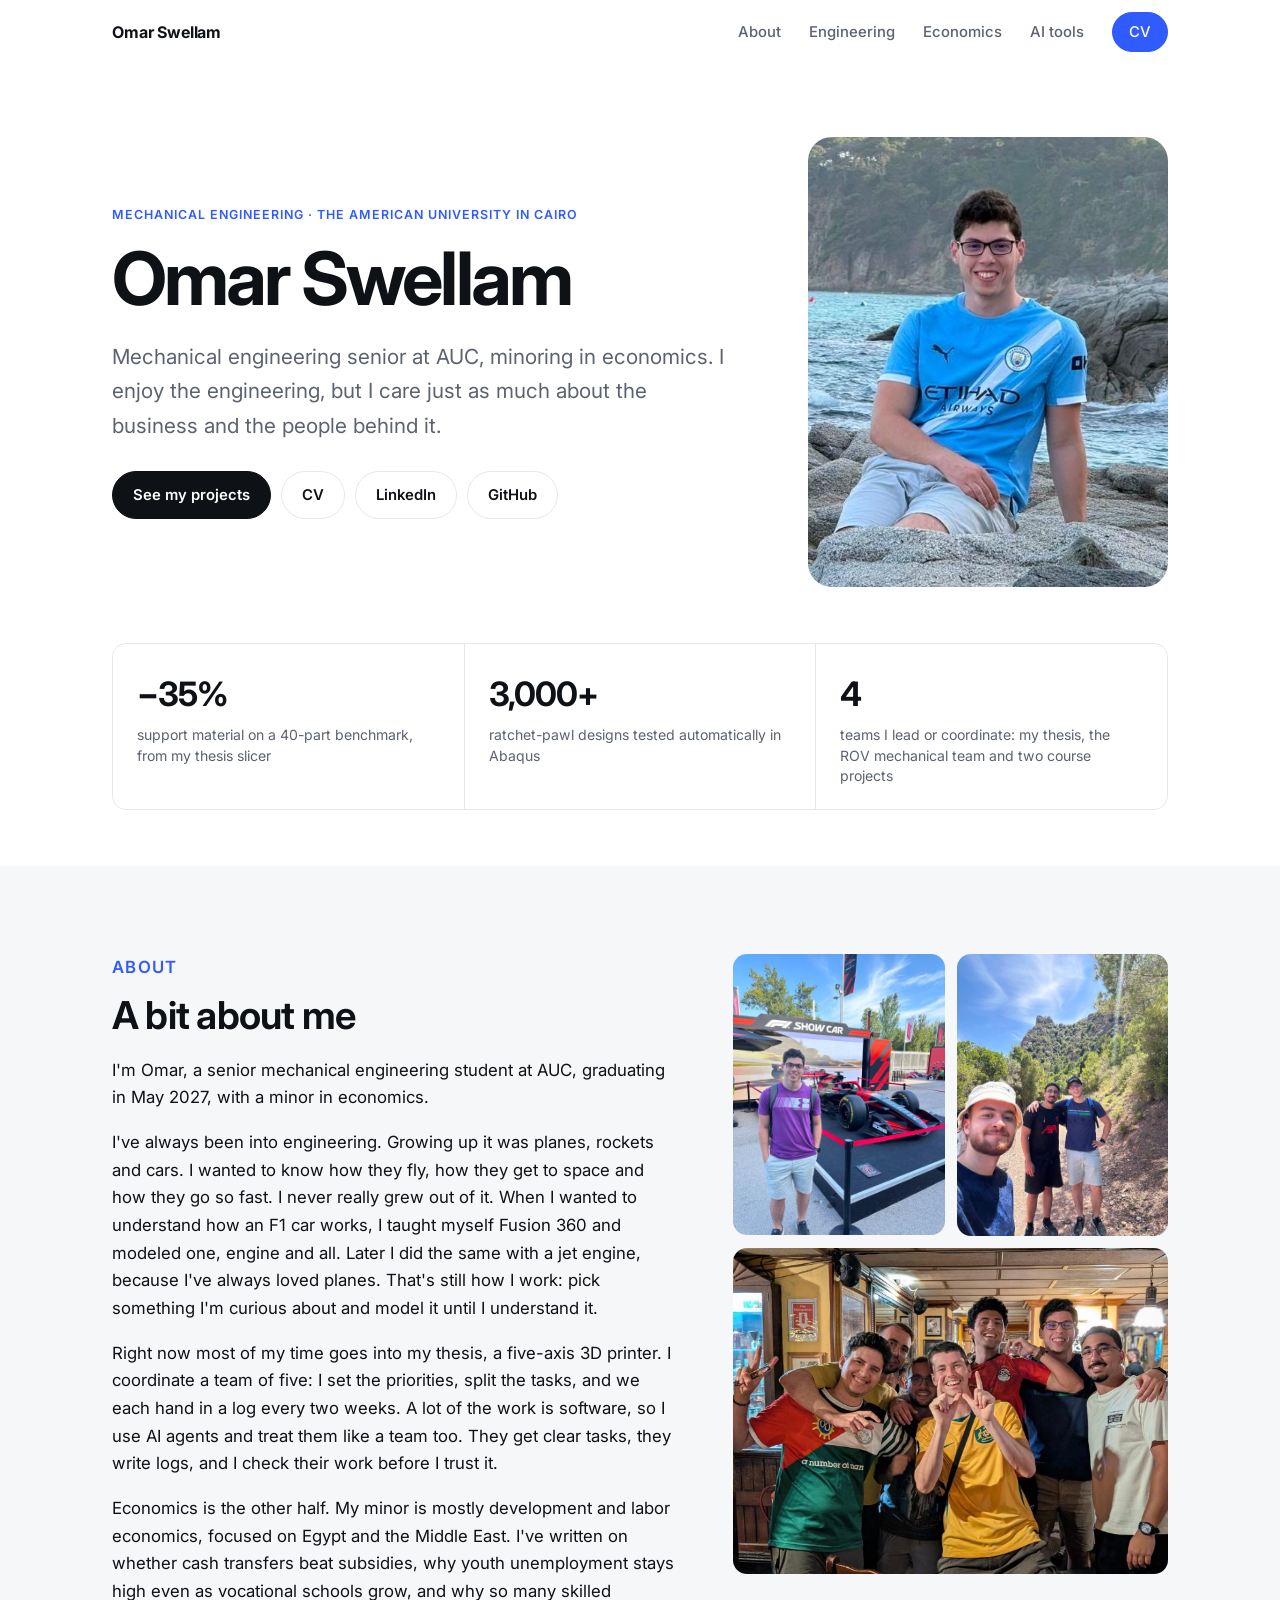
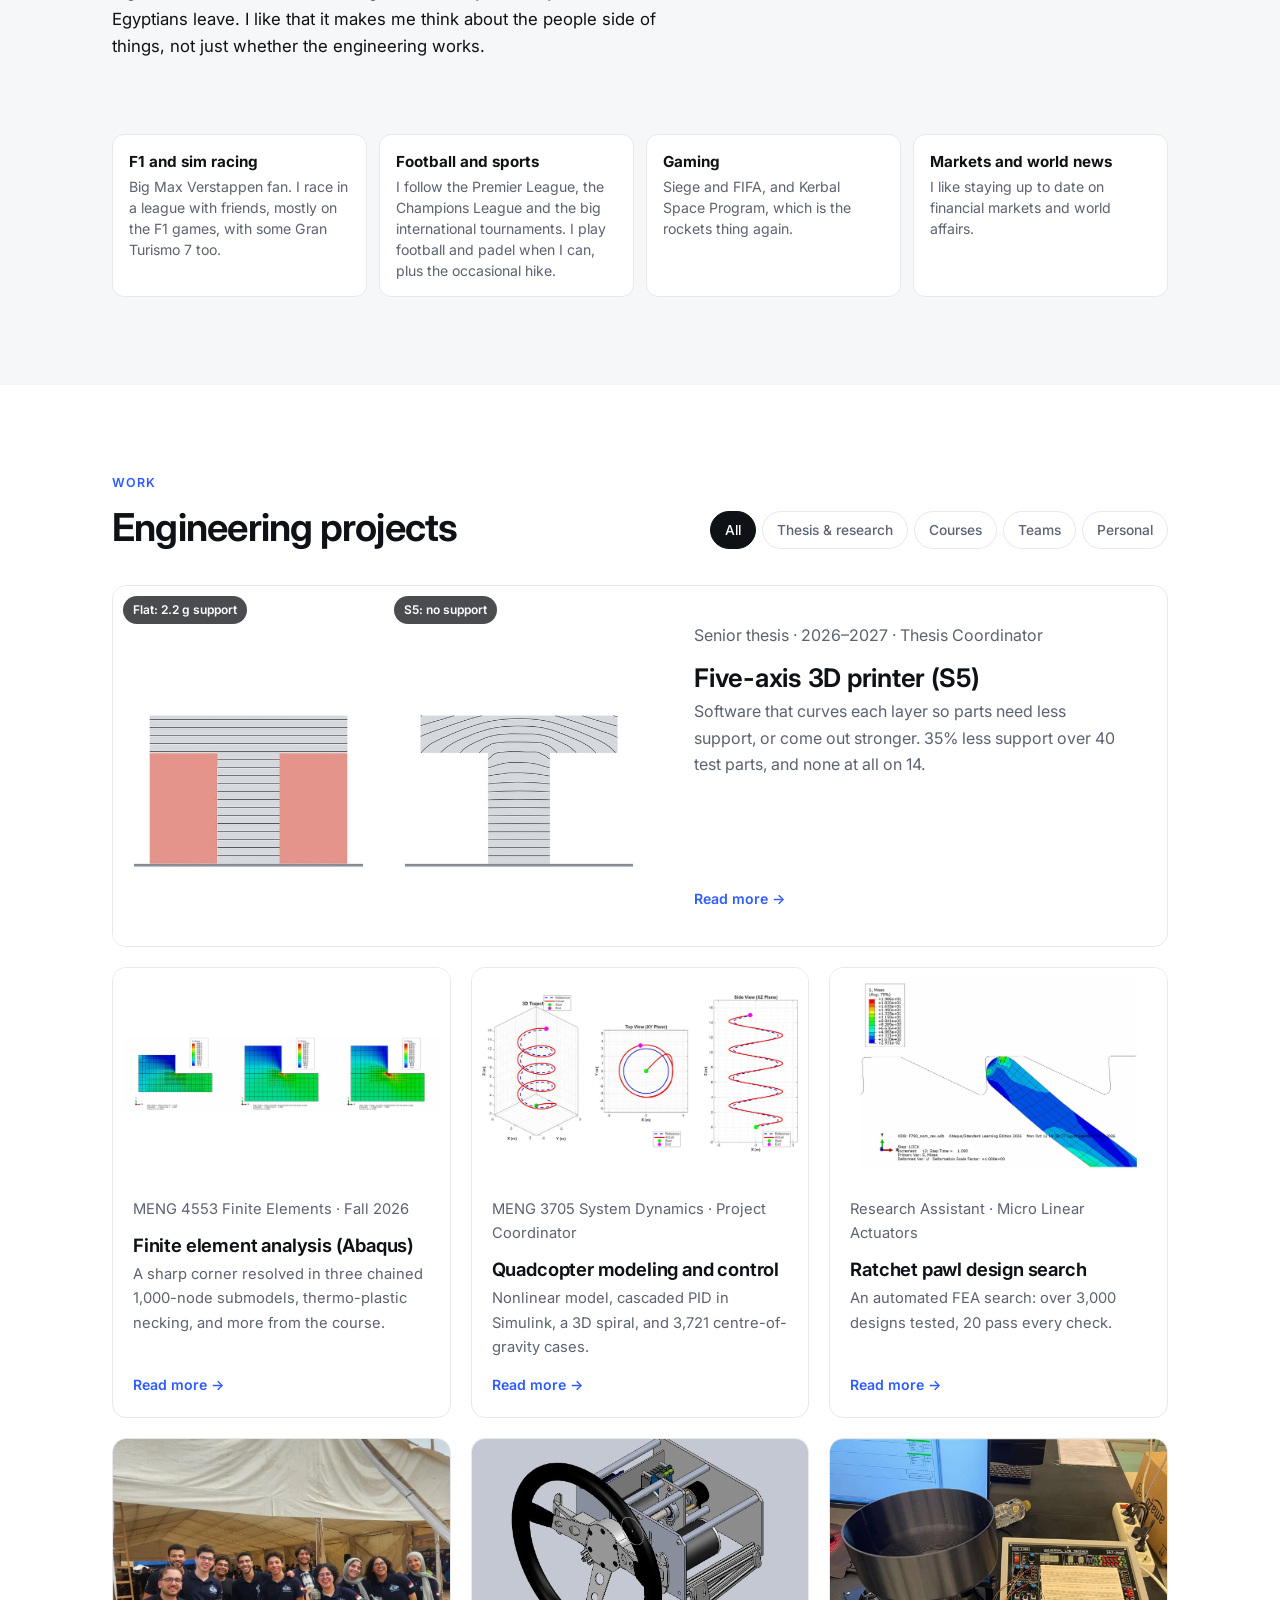
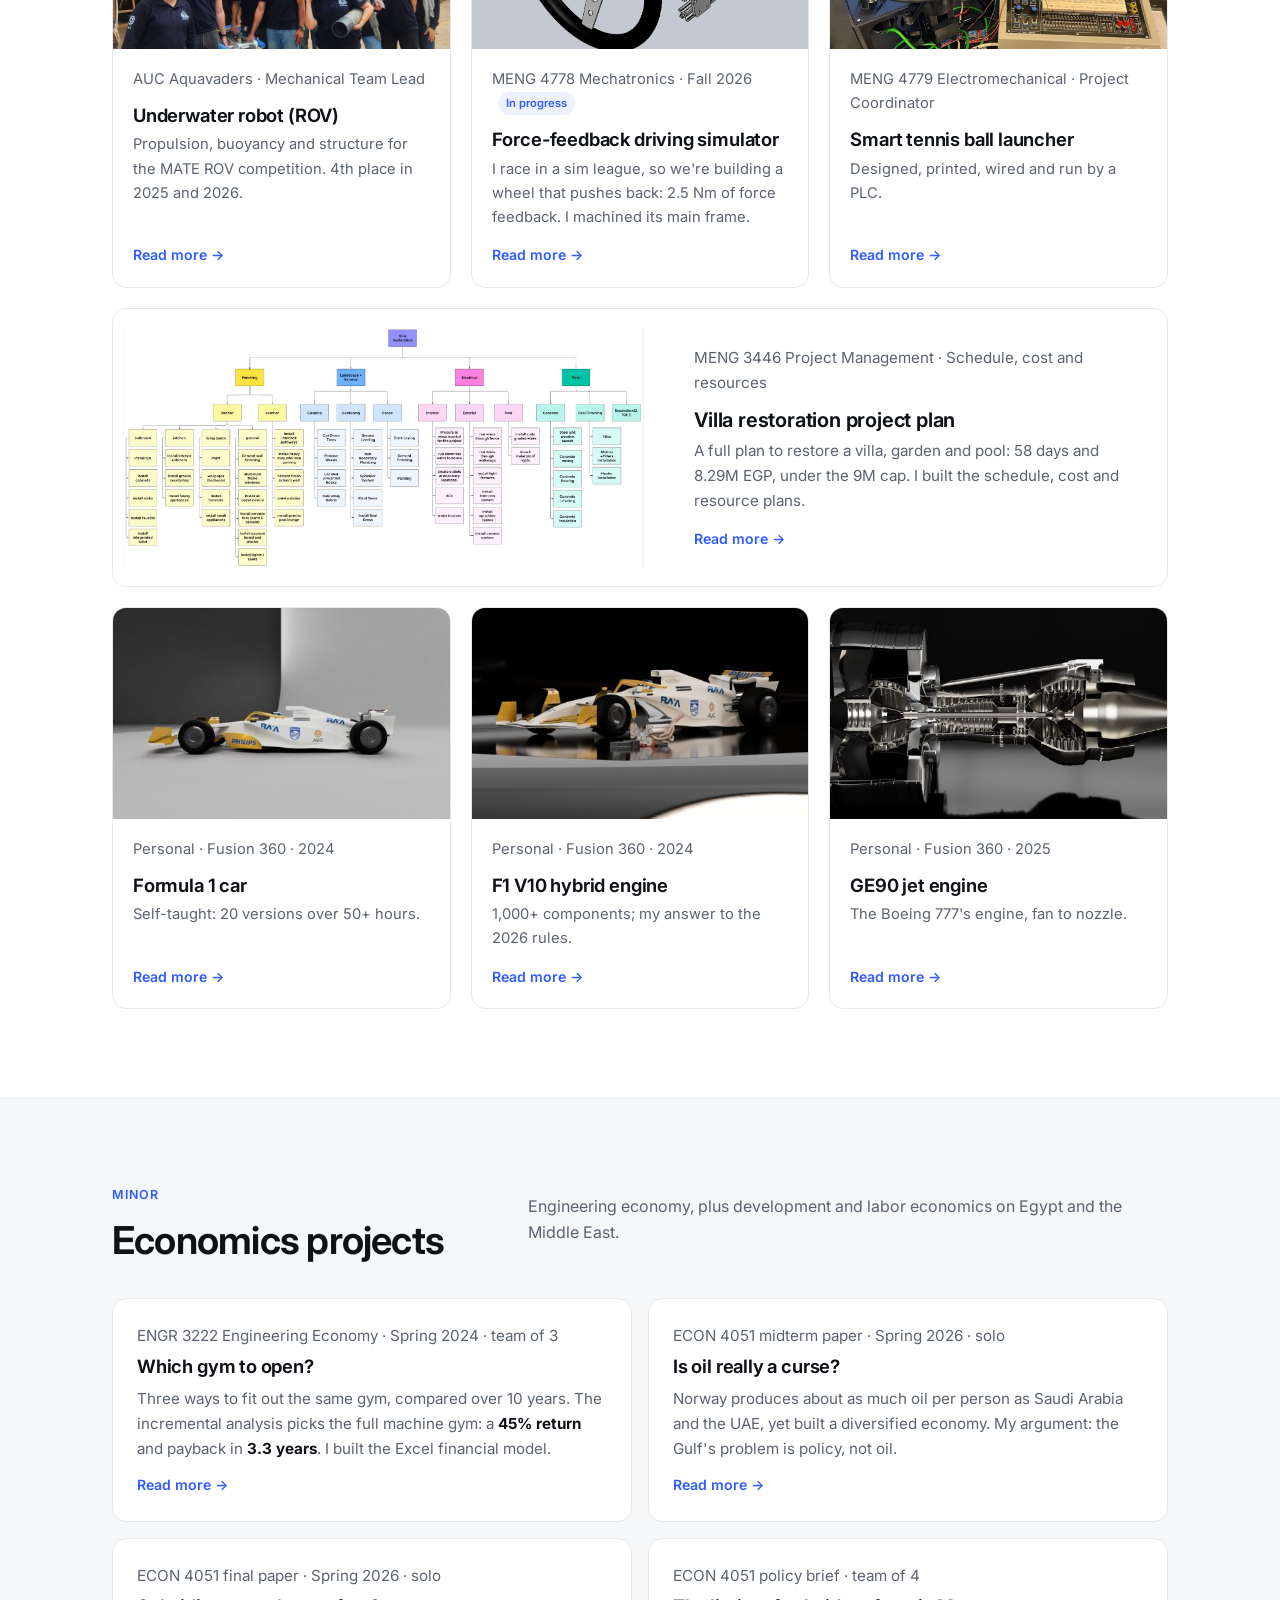
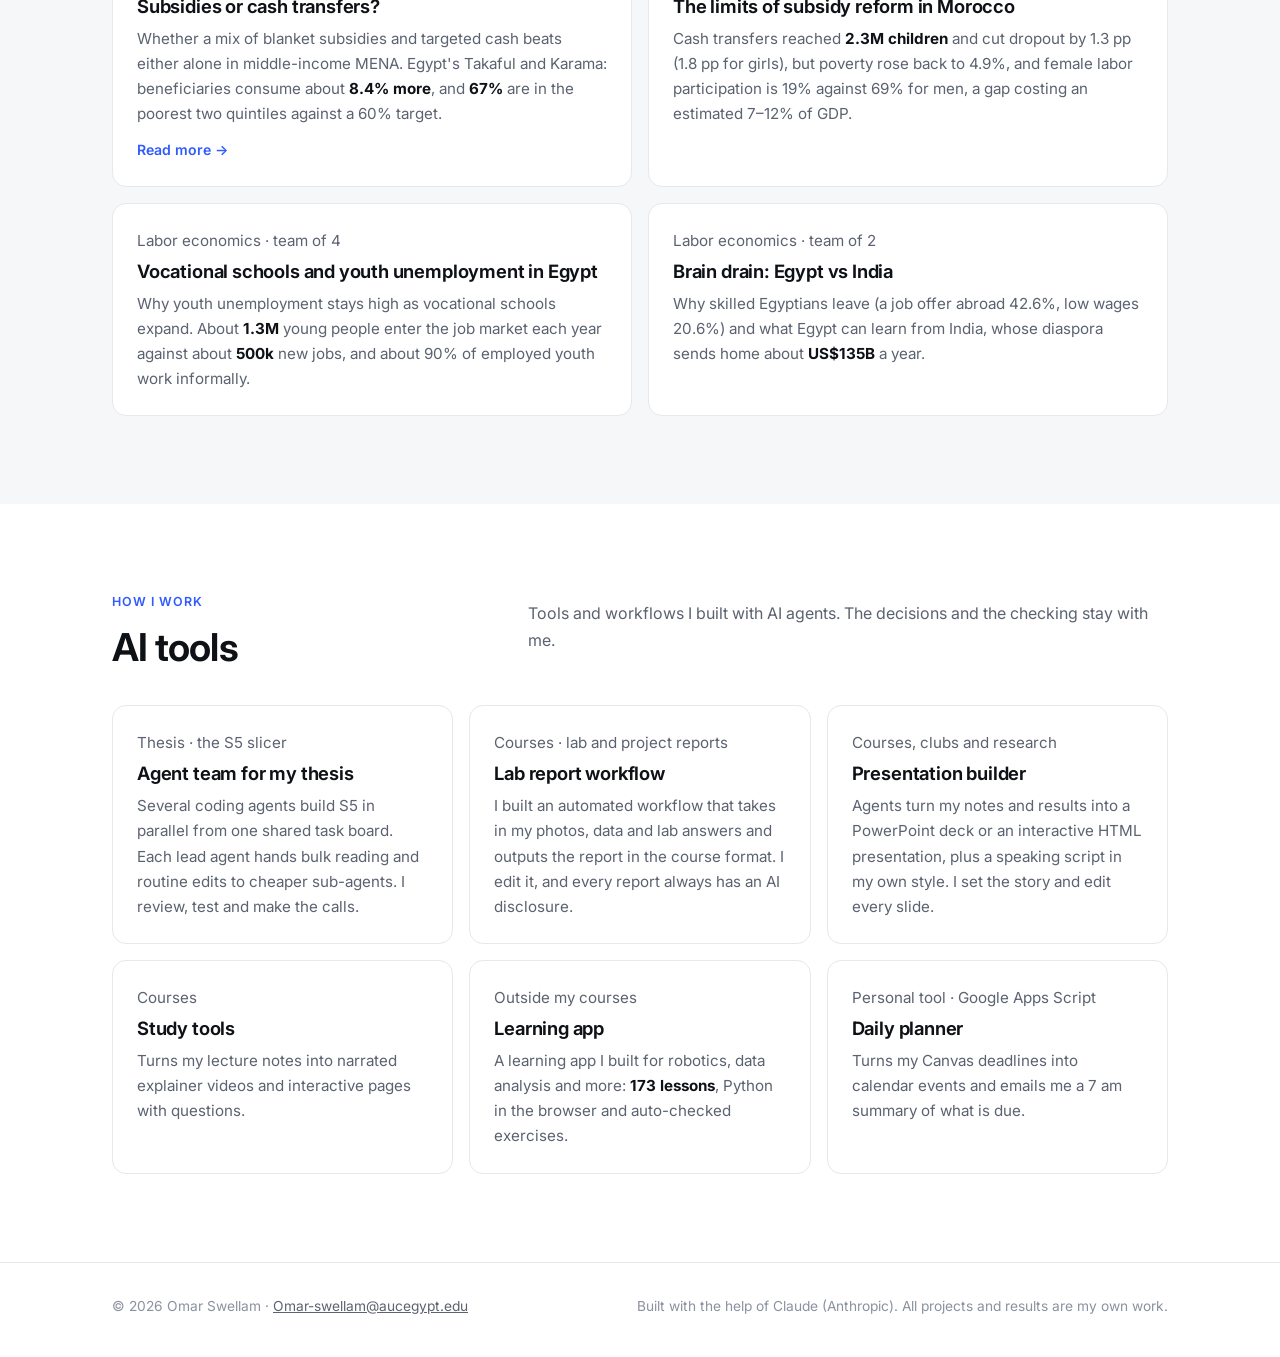
<file: index.html>
<!doctype html>
<html lang="en">
<head>
<meta charset="utf-8">
<meta name="viewport" content="width=device-width, initial-scale=1">
<title>Omar Swellam</title>
<meta name="description" content="Omar Swellam: mechanical engineering student at AUC. Five-axis 3D printing, FEA, controls, mechatronics and economics.">
<link rel="preconnect" href="https://fonts.googleapis.com">
<link rel="preconnect" href="https://fonts.gstatic.com" crossorigin>
<link href="https://fonts.googleapis.com/css2?family=Inter:wght@400;500;600;700&display=swap" rel="stylesheet">
<link rel="stylesheet" href="style.css">
</head>
<body>

<header class="nav">
  <div class="wrap nav-in">
    <a class="brand" href="#top">Omar Swellam</a>
    <button class="menu-btn" aria-label="Open menu" aria-expanded="false"><span></span><span></span><span></span></button>
    <nav class="links">
      <a href="#about">About</a>
      <a href="#projects">Engineering</a>
      <a href="#economics">Economics</a>
      <a href="#ai">AI tools</a>
      <a class="btn small" href="Omar_Swellam_CV.pdf" target="_blank" rel="noopener">CV</a>
    </nav>
  </div>
</header>

<main id="top">

<section class="hero">
  <div class="wrap">
    <div class="hero-in">
      <div>
        <p class="kicker">Mechanical Engineering &middot; The American University in Cairo</p>
        <h1>Omar Swellam</h1>
        <p class="lead">Mechanical engineering senior at AUC, minoring in economics. I enjoy the engineering, but I care just as much about the business and the people behind it.</p>
        <div class="cta">
          <a class="btn" href="#projects">See my projects</a>
          <a class="btn ghost" href="Omar_Swellam_CV.pdf" target="_blank" rel="noopener">CV</a>
          <a class="btn ghost" href="https://www.linkedin.com/in/omar-swellam" target="_blank" rel="noopener">LinkedIn</a>
          <a class="btn ghost" href="https://github.com/Omarswellam" target="_blank" rel="noopener">GitHub</a>
        </div>
      </div>
      <img class="headshot" src="img/headshot.jpg" alt="Portrait of Omar Swellam" width="480" height="600">
    </div>
    <div class="stats">
      <div><b>&minus;35%</b><span>support material on a 40-part benchmark, from my thesis slicer</span></div>
      <div><b>3,000+</b><span>ratchet-pawl designs tested automatically in Abaqus</span></div>
      <div><b>4</b><span>teams I lead or coordinate: my thesis, the ROV mechanical team and two course projects</span></div>
    </div>
  </div>
</section>

<section id="about" class="section soft">
  <div class="wrap about">
    <div>
      <p class="kicker">About</p>
      <h2>A bit about me</h2>
      <p>I'm Omar, a senior mechanical engineering student at AUC, graduating in May 2027, with a minor in economics.</p>
      <p>I've always been into engineering. Growing up it was planes, rockets and cars. I wanted to know how they fly, how they get to space and how they go so fast. I never really grew out of it. When I wanted to understand how an F1 car works, I taught myself Fusion 360 and modeled one, engine and all. Later I did the same with a jet engine, because I've always loved planes. That's still how I work: pick something I'm curious about and model it until I understand it.</p>
      <p>Right now most of my time goes into my thesis, a five-axis 3D printer. I coordinate a team of five: I set the priorities, split the tasks, and we each hand in a log every two weeks. A lot of the work is software, so I use AI agents and treat them like a team too. They get clear tasks, they write logs, and I check their work before I trust it.</p>
      <p>Economics is the other half. My minor is mostly development and labor economics, focused on Egypt and the Middle East. I've written on whether cash transfers beat subsidies, why youth unemployment stays high even as vocational schools grow, and why so many skilled Egyptians leave. I like that it makes me think about the people side of things, not just whether the engineering works.</p>
    </div>
    <div class="photos">
      <img src="img/f1.jpg" alt="Omar at an F1 show car in a Grand Prix fan zone" loading="lazy">
      <img src="img/hike.jpg" alt="Omar on a mountain hike with friends" loading="lazy">
      <img class="wide" src="img/egypt_wc.jpg" alt="Omar with friends celebrating Egypt's World Cup win over New Zealand" loading="lazy">
    </div>
    <div class="interests">
      <div class="interest"><b>F1 and sim racing</b><span>Big Max Verstappen fan. I race in a league with friends, mostly on the F1 games, with some Gran Turismo 7 too.</span></div>
      <div class="interest"><b>Football and sports</b><span>I follow the Premier League, the Champions League and the big international tournaments. I play football and padel when I can, plus the occasional hike.</span></div>
      <div class="interest"><b>Gaming</b><span>Siege and FIFA, and Kerbal Space Program, which is the rockets thing again.</span></div>
      <div class="interest"><b>Markets and world news</b><span>I like staying up to date on financial markets and world affairs.</span></div>
    </div>
  </div>
</section>

<section id="projects" class="section">
  <div class="wrap">
    <div class="section-head">
      <div><p class="kicker">Work</p><h2>Engineering projects</h2></div>
      <div class="filters">
        <button class="chip on" data-f="all">All</button>
        <button class="chip" data-f="research">Thesis &amp; research</button>
        <button class="chip" data-f="course">Courses</button>
        <button class="chip" data-f="team">Teams</button>
        <button class="chip" data-f="personal">Personal</button>
      </div>
    </div>
    <div class="grid">

      <a class="tile feature reveal" data-cat="research" href="projects/s5.html">
        <div class="tile-img fit duo"><div><img src="img/s5_mushroom_flat.jpg" alt="Mushroom cap with flat layers: the red overhang needs support"><span class="tag l">Flat: 2.2 g support</span></div><div><img src="img/s5_mushroom_s5.jpg" alt="Mushroom cap with S5 curved layers"><span class="tag l">S5: no support</span></div></div>
        <div class="tile-body">
          <p class="tile-meta">Senior thesis &middot; 2026&ndash;2027 &middot; Thesis Coordinator</p>
          <h3>Five-axis 3D printer (S5)</h3>
          <p>Software that curves each layer so parts need less support, or come out stronger. 35% less support over 40 test parts, and none at all on 14.</p>
          <span class="more">Read more &rarr;</span>
        </div>
      </a>

      <a class="tile reveal" data-cat="course" href="projects/fem.html">
        <div class="tile-img fit"><img src="img/fem_1.jpg" alt="Von Mises stress in the three submodel tiers" loading="lazy"></div>
        <div class="tile-body">
          <p class="tile-meta">MENG 4553 Finite Elements &middot; Fall 2026</p>
          <h3>Finite element analysis (Abaqus)</h3>
          <p>A sharp corner resolved in three chained 1,000-node submodels, thermo-plastic necking, and more from the course.</p>
          <span class="more">Read more &rarr;</span>
        </div>
      </a>

      <a class="tile reveal" data-cat="course" href="projects/drone.html">
        <div class="tile-img fit"><img src="img/drone_2.jpg" alt="Quadcopter spiral trajectory, reference and actual" loading="lazy"></div>
        <div class="tile-body">
          <p class="tile-meta">MENG 3705 System Dynamics &middot; Project Coordinator</p>
          <h3>Quadcopter modeling and control</h3>
          <p>Nonlinear model, cascaded PID in Simulink, a 3D spiral, and 3,721 centre-of-gravity cases.</p>
          <span class="more">Read more &rarr;</span>
        </div>
      </a>

      <a class="tile reveal" data-cat="research" href="projects/pawl.html">
        <div class="tile-img fit"><img src="img/pawl_mises.jpg" alt="Stress plot of a ratchet pawl" loading="lazy"></div>
        <div class="tile-body">
          <p class="tile-meta">Research Assistant &middot; Micro Linear Actuators</p>
          <h3>Ratchet pawl design search</h3>
          <p>An automated FEA search: over 3,000 designs tested, 20 pass every check.</p>
          <span class="more">Read more &rarr;</span>
        </div>
      </a>

      <a class="tile reveal" data-cat="team" href="projects/rov.html">
        <div class="tile-img"><img src="img/rov_team.jpg" alt="AUC Aquavaders team with their ROV" loading="lazy" style="object-position:50% 40%"></div>
        <div class="tile-body">
          <p class="tile-meta">AUC Aquavaders &middot; Mechanical Team Lead</p>
          <h3>Underwater robot (ROV)</h3>
          <p>Propulsion, buoyancy and structure for the MATE ROV competition. 4th place in 2025 and 2026.</p>
          <span class="more">Read more &rarr;</span>
        </div>
      </a>

      <a class="tile reveal" data-cat="course" href="projects/simulator.html">
        <div class="tile-img"><img src="img/sim_cad.jpg" alt="CAD of the force-feedback wheel base" loading="lazy"></div>
        <div class="tile-body">
          <p class="tile-meta">MENG 4778 Mechatronics &middot; Fall 2026 <span class="badge">In progress</span></p>
          <h3>Force-feedback driving simulator</h3>
          <p>I race in a sim league, so we're building a wheel that pushes back: 2.5 Nm of force feedback. I machined its main frame.</p>
          <span class="more">Read more &rarr;</span>
        </div>
      </a>

      <a class="tile reveal" data-cat="course" href="projects/launcher.html">
        <div class="tile-img"><img src="img/launcher.jpg" alt="3D-printed tennis ball launcher" loading="lazy"></div>
        <div class="tile-body">
          <p class="tile-meta">MENG 4779 Electromechanical &middot; Project Coordinator</p>
          <h3>Smart tennis ball launcher</h3>
          <p>Designed, printed, wired and run by a PLC.</p>
          <span class="more">Read more &rarr;</span>
        </div>
      </a>

      <a class="tile feature slim reveal" data-cat="course" href="projects/villa.html">
        <div class="tile-img fit"><img src="img/villa_wbs.jpg" alt="Work breakdown structure of the villa restoration" loading="lazy"></div>
        <div class="tile-body">
          <p class="tile-meta">MENG 3446 Project Management &middot; Schedule, cost and resources</p>
          <h3>Villa restoration project plan</h3>
          <p>A full plan to restore a villa, garden and pool: 58 days and 8.29M EGP, under the 9M cap. I built the schedule, cost and resource plans.</p>
          <span class="more">Read more &rarr;</span>
        </div>
      </a>

      <a class="tile reveal" data-cat="personal" href="projects/cad.html#f1">
        <div class="tile-img"><img src="img/f1car_side2.jpg" alt="Formula 1 car render" loading="lazy"></div>
        <div class="tile-body">
          <p class="tile-meta">Personal &middot; Fusion 360 &middot; 2024</p>
          <h3>Formula 1 car</h3>
          <p>Self-taught: 20 versions over 50+ hours.</p>
          <span class="more">Read more &rarr;</span>
        </div>
      </a>

      <a class="tile reveal" data-cat="personal" href="projects/cad.html#v10">
        <div class="tile-img"><img src="img/v10_car.jpg" alt="V10 hybrid engine render" loading="lazy"></div>
        <div class="tile-body">
          <p class="tile-meta">Personal &middot; Fusion 360 &middot; 2024</p>
          <h3>F1 V10 hybrid engine</h3>
          <p>1,000+ components; my answer to the 2026 rules.</p>
          <span class="more">Read more &rarr;</span>
        </div>
      </a>

      <a class="tile reveal" data-cat="personal" href="projects/cad.html#ge90">
        <div class="tile-img"><img src="img/ge90_section.jpg" alt="GE90 jet engine section render" loading="lazy"></div>
        <div class="tile-body">
          <p class="tile-meta">Personal &middot; Fusion 360 &middot; 2025</p>
          <h3>GE90 jet engine</h3>
          <p>The Boeing 777's engine, fan to nozzle.</p>
          <span class="more">Read more &rarr;</span>
        </div>
      </a>



    </div>
  </div>
</section>

<section id="economics" class="section soft">
  <div class="wrap">
    <div class="section-head">
      <div><p class="kicker">Minor</p><h2>Economics projects</h2></div>
      <p class="sub">Engineering economy, plus development and labor economics on Egypt and the Middle East.</p>
    </div>
    <div class="cards2">
      <a class="card-link reveal" href="projects/gym.html">
        <p class="tile-meta">ENGR 3222 Engineering Economy &middot; Spring 2024 &middot; team of 3</p>
        <h3>Which gym to open?</h3>
        <p>Three ways to fit out the same gym, compared over 10 years. The incremental analysis picks the full machine gym: a <b>45% return</b> and payback in <b>3.3 years</b>. I built the Excel financial model.</p>
        <span class="more">Read more &rarr;</span>
      </a>
      <a class="card-link reveal" href="projects/oil.html">
        <p class="tile-meta">ECON 4051 midterm paper &middot; Spring 2026 &middot; solo</p>
        <h3>Is oil really a curse?</h3>
        <p>Norway produces about as much oil per person as Saudi Arabia and the UAE, yet built a diversified economy. My argument: the Gulf's problem is policy, not oil.</p>
        <span class="more">Read more &rarr;</span>
      </a>
      <a class="card-link reveal" href="projects/subsidies.html">
        <p class="tile-meta">ECON 4051 final paper &middot; Spring 2026 &middot; solo</p>
        <h3>Subsidies or cash transfers?</h3>
        <p>Whether a mix of blanket subsidies and targeted cash beats either alone in middle-income MENA. Egypt's Takaful and Karama: beneficiaries consume about <b>8.4% more</b>, and <b>67%</b> are in the poorest two quintiles against a 60% target.</p>
        <span class="more">Read more &rarr;</span>
      </a>
      <article class="reveal">
        <p class="tile-meta">ECON 4051 policy brief &middot; team of 4</p>
        <h3>The limits of subsidy reform in Morocco</h3>
        <p>Cash transfers reached <b>2.3M children</b> and cut dropout by 1.3 pp (1.8 pp for girls), but poverty rose back to 4.9%, and female labor participation is 19% against 69% for men, a gap costing an estimated 7&ndash;12% of GDP.</p>
      </article>
      <article class="reveal">
        <p class="tile-meta">Labor economics &middot; team of 4</p>
        <h3>Vocational schools and youth unemployment in Egypt</h3>
        <p>Why youth unemployment stays high as vocational schools expand. About <b>1.3M</b> young people enter the job market each year against about <b>500k</b> new jobs, and about 90% of employed youth work informally.</p>
      </article>
      <article class="reveal">
        <p class="tile-meta">Labor economics &middot; team of 2</p>
        <h3>Brain drain: Egypt vs India</h3>
        <p>Why skilled Egyptians leave (a job offer abroad 42.6%, low wages 20.6%) and what Egypt can learn from India, whose diaspora sends home about <b>US$135B</b> a year.</p>
      </article>
    </div>
  </div>
</section>

<section id="ai" class="section">
  <div class="wrap">
    <div class="section-head">
      <div><p class="kicker">How I work</p><h2>AI tools</h2></div>
      <p class="sub">Tools and workflows I built with AI agents. The decisions and the checking stay with me.</p>
    </div>
    <div class="cards2">
      <article class="reveal">
        <p class="tile-meta">Thesis &middot; the S5 slicer</p>
        <h3>Agent team for my thesis</h3>
        <p>Several coding agents build S5 in parallel from one shared task board. Each lead agent hands bulk reading and routine edits to cheaper sub-agents. I review, test and make the calls.</p>
      </article>
      <article class="reveal">
        <p class="tile-meta">Courses &middot; lab and project reports</p>
        <h3>Lab report workflow</h3>
        <p>I built an automated workflow that takes in my photos, data and lab answers and outputs the report in the course format. I edit it, and every report always has an AI disclosure.</p>
      </article>
      <article class="reveal">
        <p class="tile-meta">Courses, clubs and research</p>
        <h3>Presentation builder</h3>
        <p>Agents turn my notes and results into a PowerPoint deck or an interactive HTML presentation, plus a speaking script in my own style. I set the story and edit every slide.</p>
      </article>
      <article class="reveal">
        <p class="tile-meta">Courses</p>
        <h3>Study tools</h3>
        <p>Turns my lecture notes into narrated explainer videos and interactive pages with questions.</p>
      </article>
      <article class="reveal">
        <p class="tile-meta">Outside my courses</p>
        <h3>Learning app</h3>
        <p>A learning app I built for robotics, data analysis and more: <b>173 lessons</b>, Python in the browser and auto-checked exercises.</p>
      </article>
      <article class="reveal">
        <p class="tile-meta">Personal tool &middot; Google Apps Script</p>
        <h3>Daily planner</h3>
        <p>Turns my Canvas deadlines into calendar events and emails me a 7&nbsp;am summary of what is due.</p>
      </article>
    </div>
  </div>
</section>


</main>

<footer class="foot">
  <div class="wrap foot-in">
    <p>&copy; 2026 Omar Swellam &middot; <a href="mailto:Omar-swellam@aucegypt.edu">Omar-swellam@aucegypt.edu</a></p>
    <p>Built with the help of Claude (Anthropic). All projects and results are my own work.</p>
  </div>
</footer>

<script src="script.js"></script>
</body>
</html>
</file>
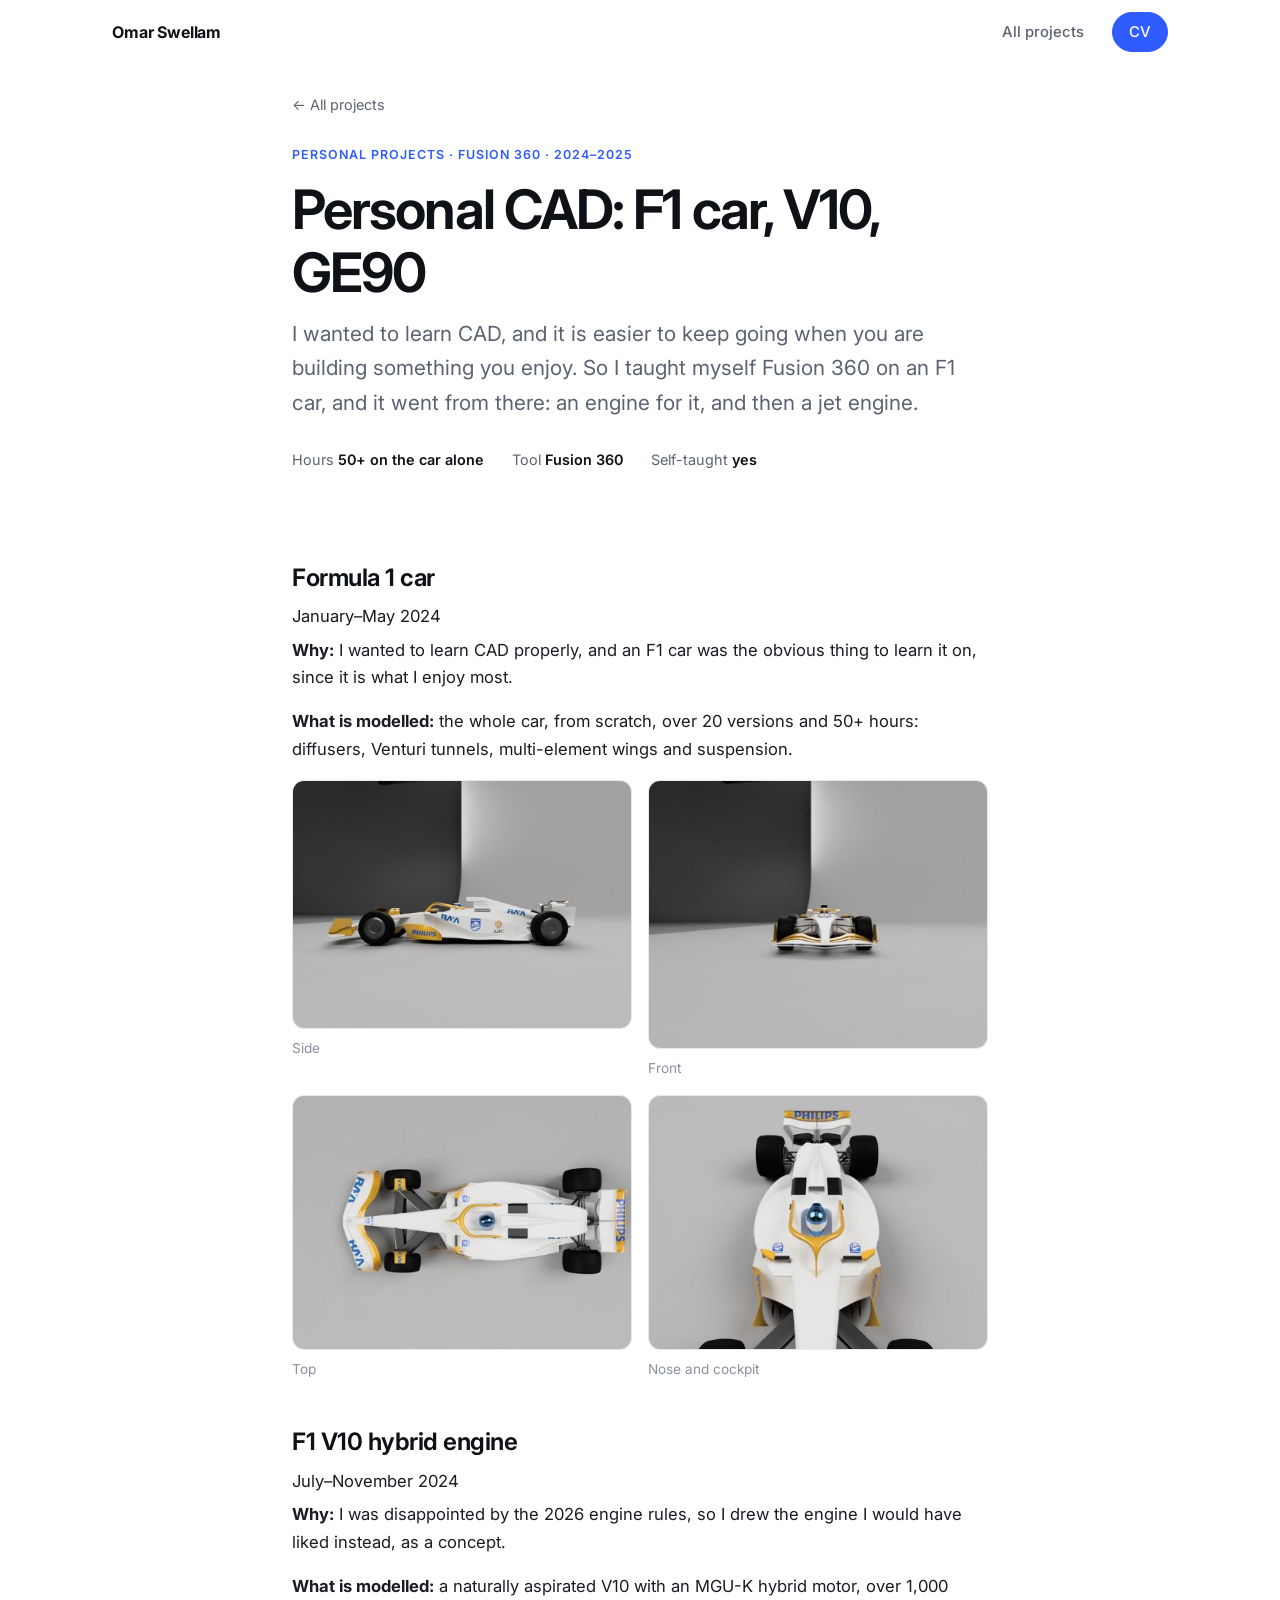
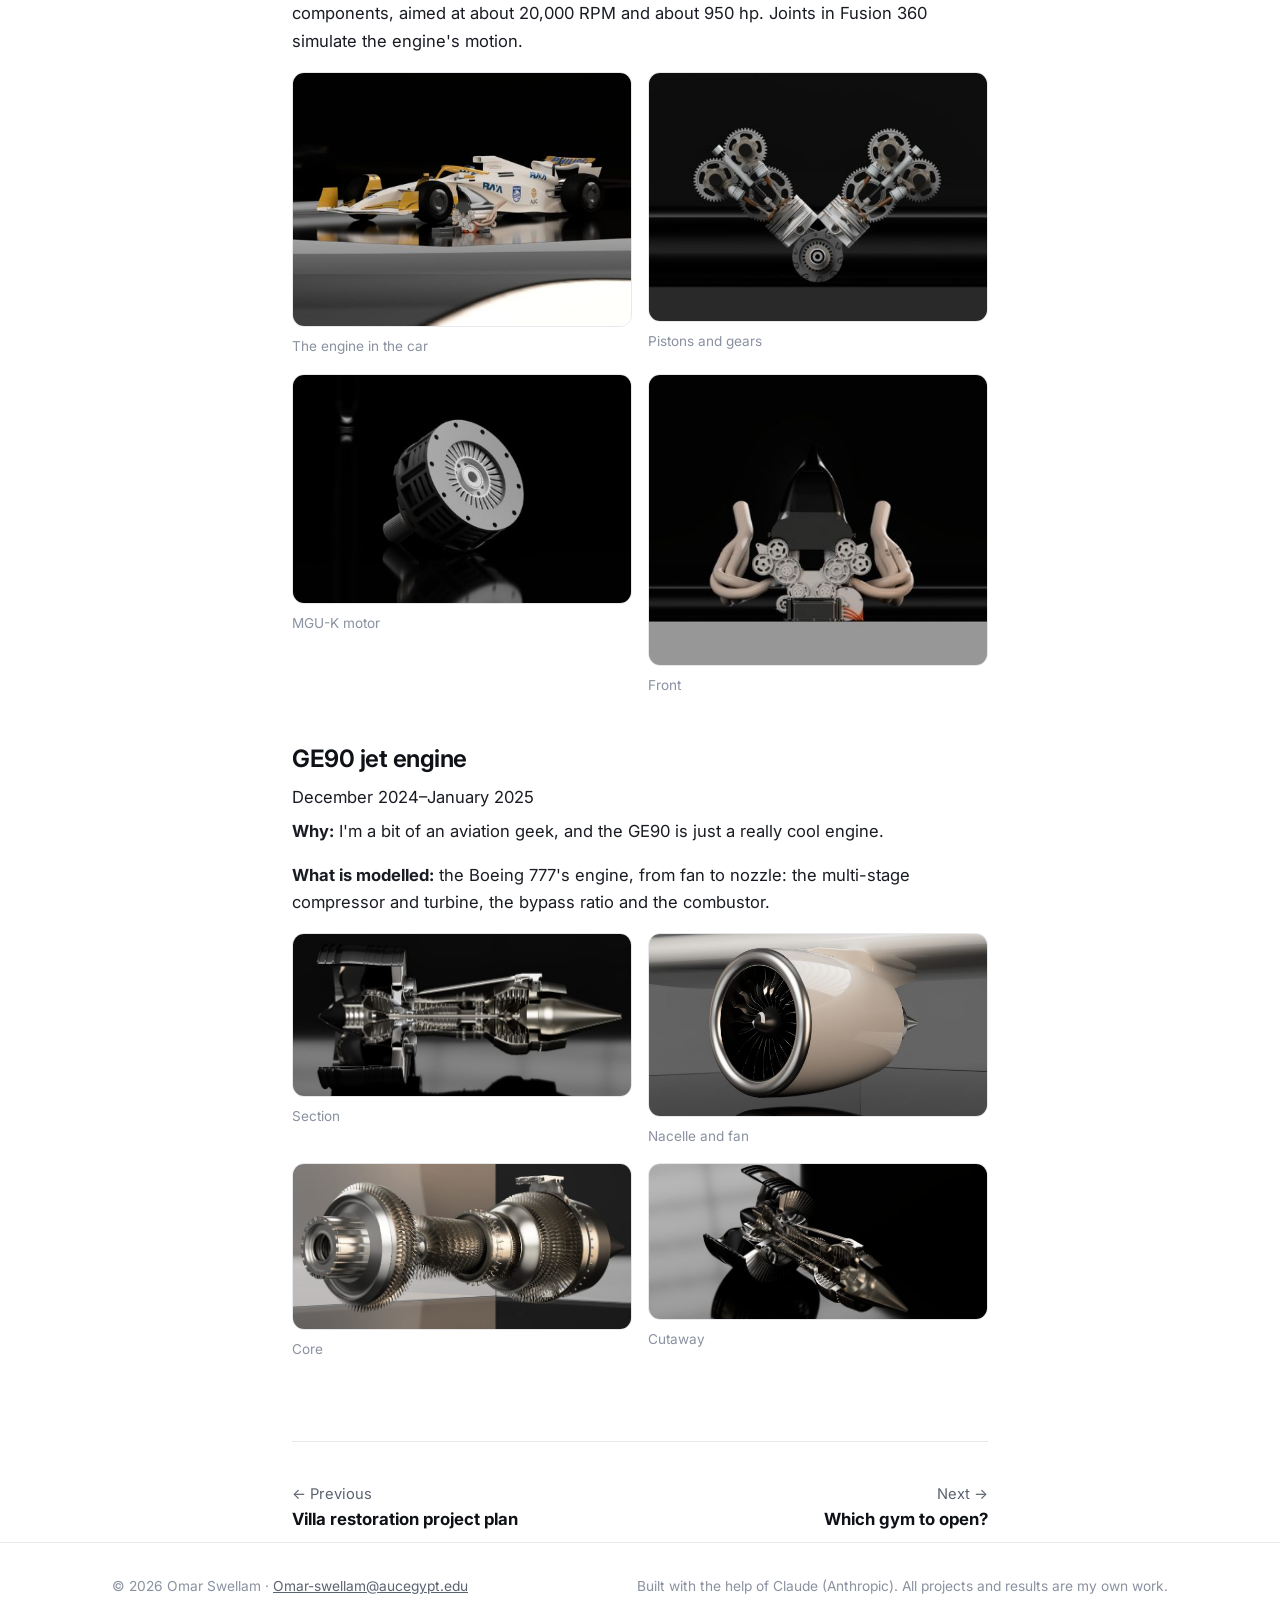
<file: projects/cad.html>
<!doctype html>
<html lang="en">
<head>
<meta charset="utf-8">
<meta name="viewport" content="width=device-width, initial-scale=1">
<title>Personal CAD: F1 car, V10, GE90 | Omar Swellam</title>
<meta name="description" content="Personal Fusion 360 projects: a Formula 1 car, a V10 hybrid engine and a GE90 jet engine.">
<link rel="preconnect" href="https://fonts.googleapis.com">
<link rel="preconnect" href="https://fonts.gstatic.com" crossorigin>
<link href="https://fonts.googleapis.com/css2?family=Inter:wght@400;500;600;700&display=swap" rel="stylesheet">
<link rel="stylesheet" href="../style.css">
</head>
<body>

<header class="nav">
  <div class="wrap nav-in">
    <a class="brand" href="../index.html">Omar Swellam</a>
    <nav class="links" style="display:flex">
      <a href="../index.html#projects">All projects</a>
      <a class="btn small" href="../Omar_Swellam_CV.pdf" target="_blank" rel="noopener">CV</a>
    </nav>
  </div>
</header>

<main class="wrap narrow">
<a class="back" href="../index.html#projects">&larr; All projects</a>
<section class="p-hero">
  <p class="kicker">Personal projects &middot; Fusion 360 &middot; 2024&ndash;2025</p>
  <h1>Personal CAD: F1 car, V10, GE90</h1>
  <p class="lead">I wanted to learn CAD, and it is easier to keep going when you are building something you enjoy. So I taught myself Fusion 360 on an F1 car, and it went from there: an engine for it, and then a jet engine.</p>
  <div class="facts"><span>Hours <b>50+ on the car alone</b></span><span>Tool <b>Fusion 360</b></span><span>Self-taught <b>yes</b></span></div>
</section>
<section class="p-body">
<h2 id="f1">Formula 1 car</h2>
<p class="tile-meta">January&ndash;May 2024</p>
<p><b>Why:</b> I wanted to learn CAD properly, and an F1 car was the obvious thing to learn it on, since it is what I enjoy most.</p>
<p><b>What is modelled:</b> the whole car, from scratch, over 20 versions and 50+ hours: diffusers, Venturi tunnels, multi-element wings and suspension.</p>
<div class="figs"><figure><img src="../img/f1car_side2.jpg" alt="Side" loading="lazy"><figcaption>Side</figcaption></figure><figure><img src="../img/f1car_front.jpg" alt="Front" loading="lazy"><figcaption>Front</figcaption></figure><figure><img src="../img/f1car_top.jpg" alt="Top" loading="lazy"><figcaption>Top</figcaption></figure><figure><img src="../img/f1car_nose.jpg" alt="Nose and cockpit" loading="lazy"><figcaption>Nose and cockpit</figcaption></figure></div>

<h2 id="v10">F1 V10 hybrid engine</h2>
<p class="tile-meta">July&ndash;November 2024</p>
<p><b>Why:</b> I was disappointed by the 2026 engine rules, so I drew the engine I would have liked instead, as a concept.</p>
<p><b>What is modelled:</b> a naturally aspirated V10 with an MGU-K hybrid motor, over 1,000 components, aimed at about 20,000 RPM and about 950 hp. Joints in Fusion 360 simulate the engine's motion.</p>
<div class="figs"><figure><img src="../img/v10_car.jpg" alt="The engine in the car" loading="lazy"><figcaption>The engine in the car</figcaption></figure><figure><img src="../img/v10_block.jpg" alt="Pistons and gears" loading="lazy"><figcaption>Pistons and gears</figcaption></figure><figure><img src="../img/v10_mguk.jpg" alt="MGU-K motor" loading="lazy"><figcaption>MGU-K motor</figcaption></figure><figure><img src="../img/v10_front.jpg" alt="Front" loading="lazy"><figcaption>Front</figcaption></figure></div>

<h2 id="ge90">GE90 jet engine</h2>
<p class="tile-meta">December 2024&ndash;January 2025</p>
<p><b>Why:</b> I'm a bit of an aviation geek, and the GE90 is just a really cool engine.</p>
<p><b>What is modelled:</b> the Boeing 777's engine, from fan to nozzle: the multi-stage compressor and turbine, the bypass ratio and the combustor.</p>
<div class="figs"><figure><img src="../img/ge90_section.jpg" alt="Section" loading="lazy"><figcaption>Section</figcaption></figure><figure><img src="../img/ge90_nacelle.jpg" alt="Nacelle and fan" loading="lazy"><figcaption>Nacelle and fan</figcaption></figure><figure><img src="../img/ge90_core.jpg" alt="Core" loading="lazy"><figcaption>Core</figcaption></figure><figure><img src="../img/ge90_cutaway.jpg" alt="Cutaway" loading="lazy"><figcaption>Cutaway</figcaption></figure></div>
</section>
<nav class="next">
  <a href="villa.html">&larr; Previous<b>Villa restoration project plan</b></a>
  <a href="gym.html">Next &rarr;<b>Which gym to open?</b></a>
</nav>
</main>

<footer class="foot">
  <div class="wrap foot-in">
    <p>&copy; 2026 Omar Swellam &middot; <a href="mailto:Omar-swellam@aucegypt.edu">Omar-swellam@aucegypt.edu</a></p>
    <p>Built with the help of Claude (Anthropic). All projects and results are my own work.</p>
  </div>
</footer>

<div class="lightbox" hidden><img alt=""><button aria-label="Close">&times;</button></div>
<script src="../script.js"></script>
</body>
</html>
</file>
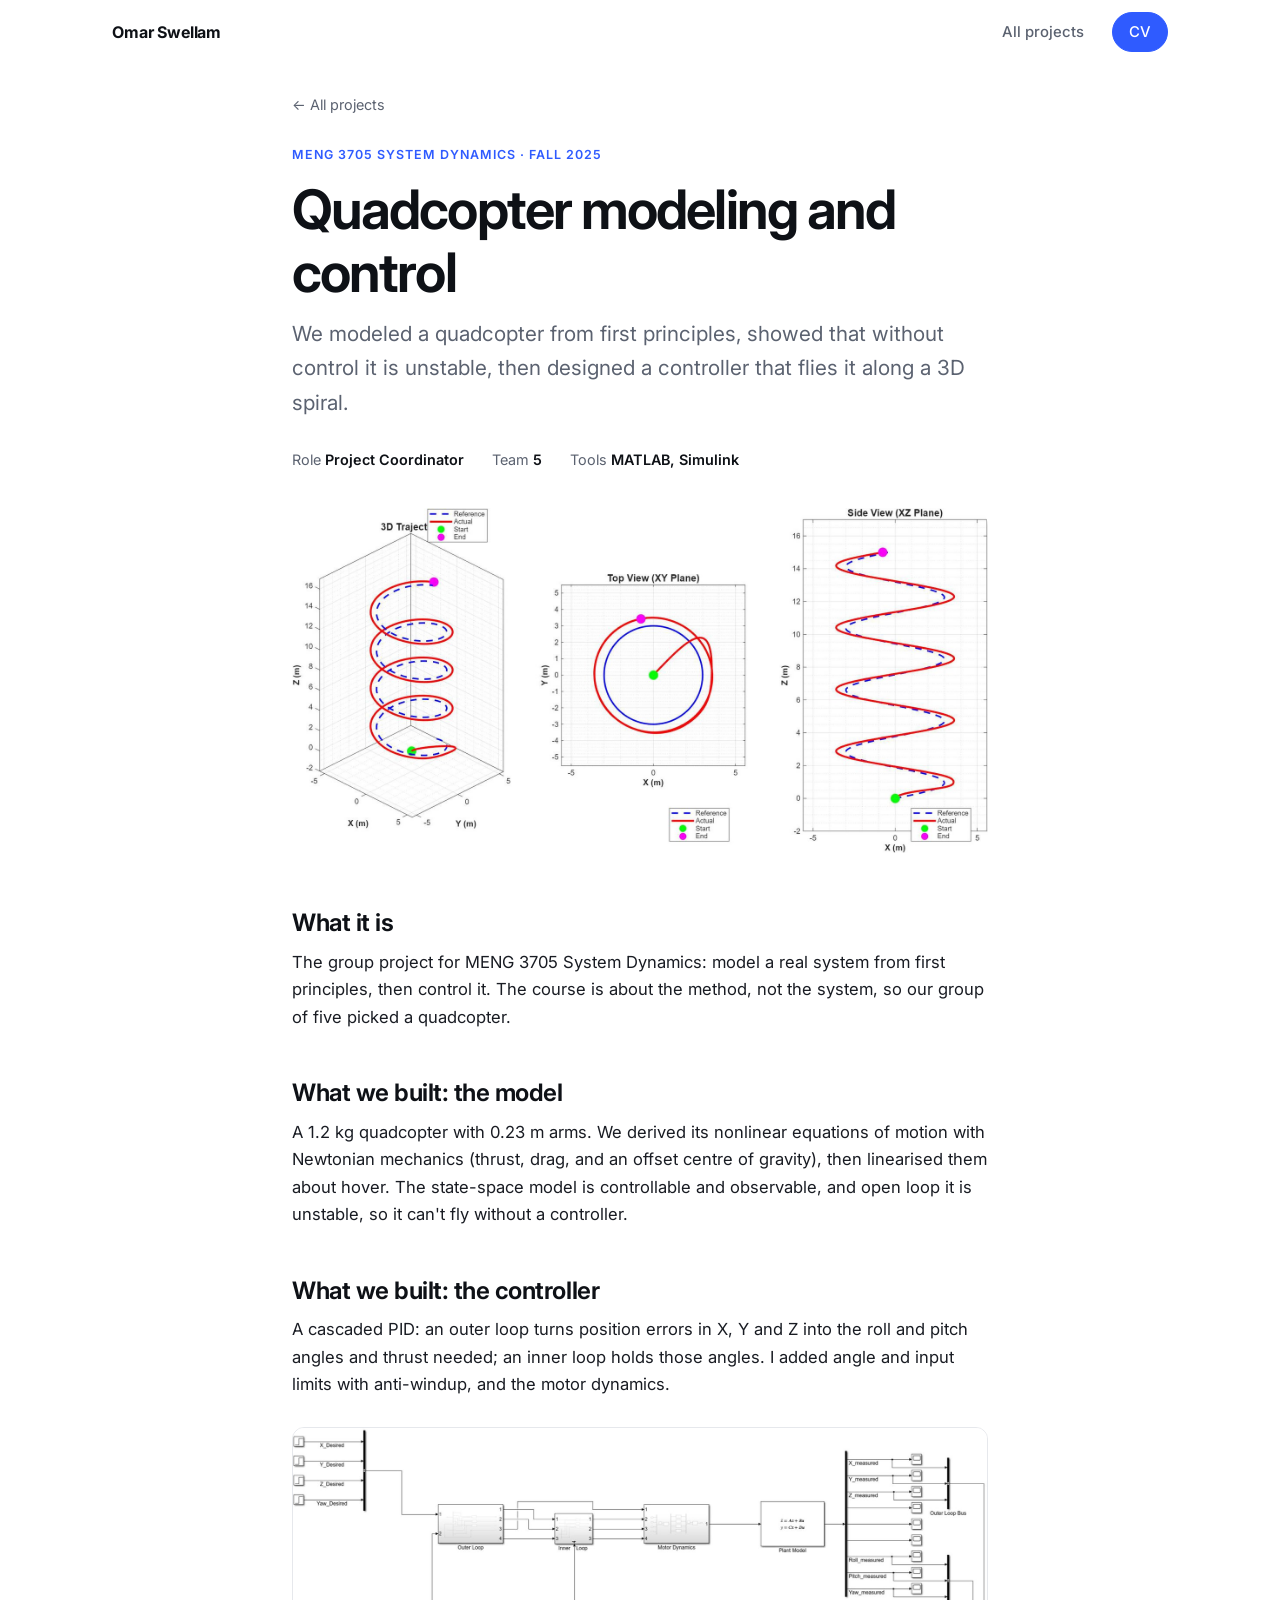
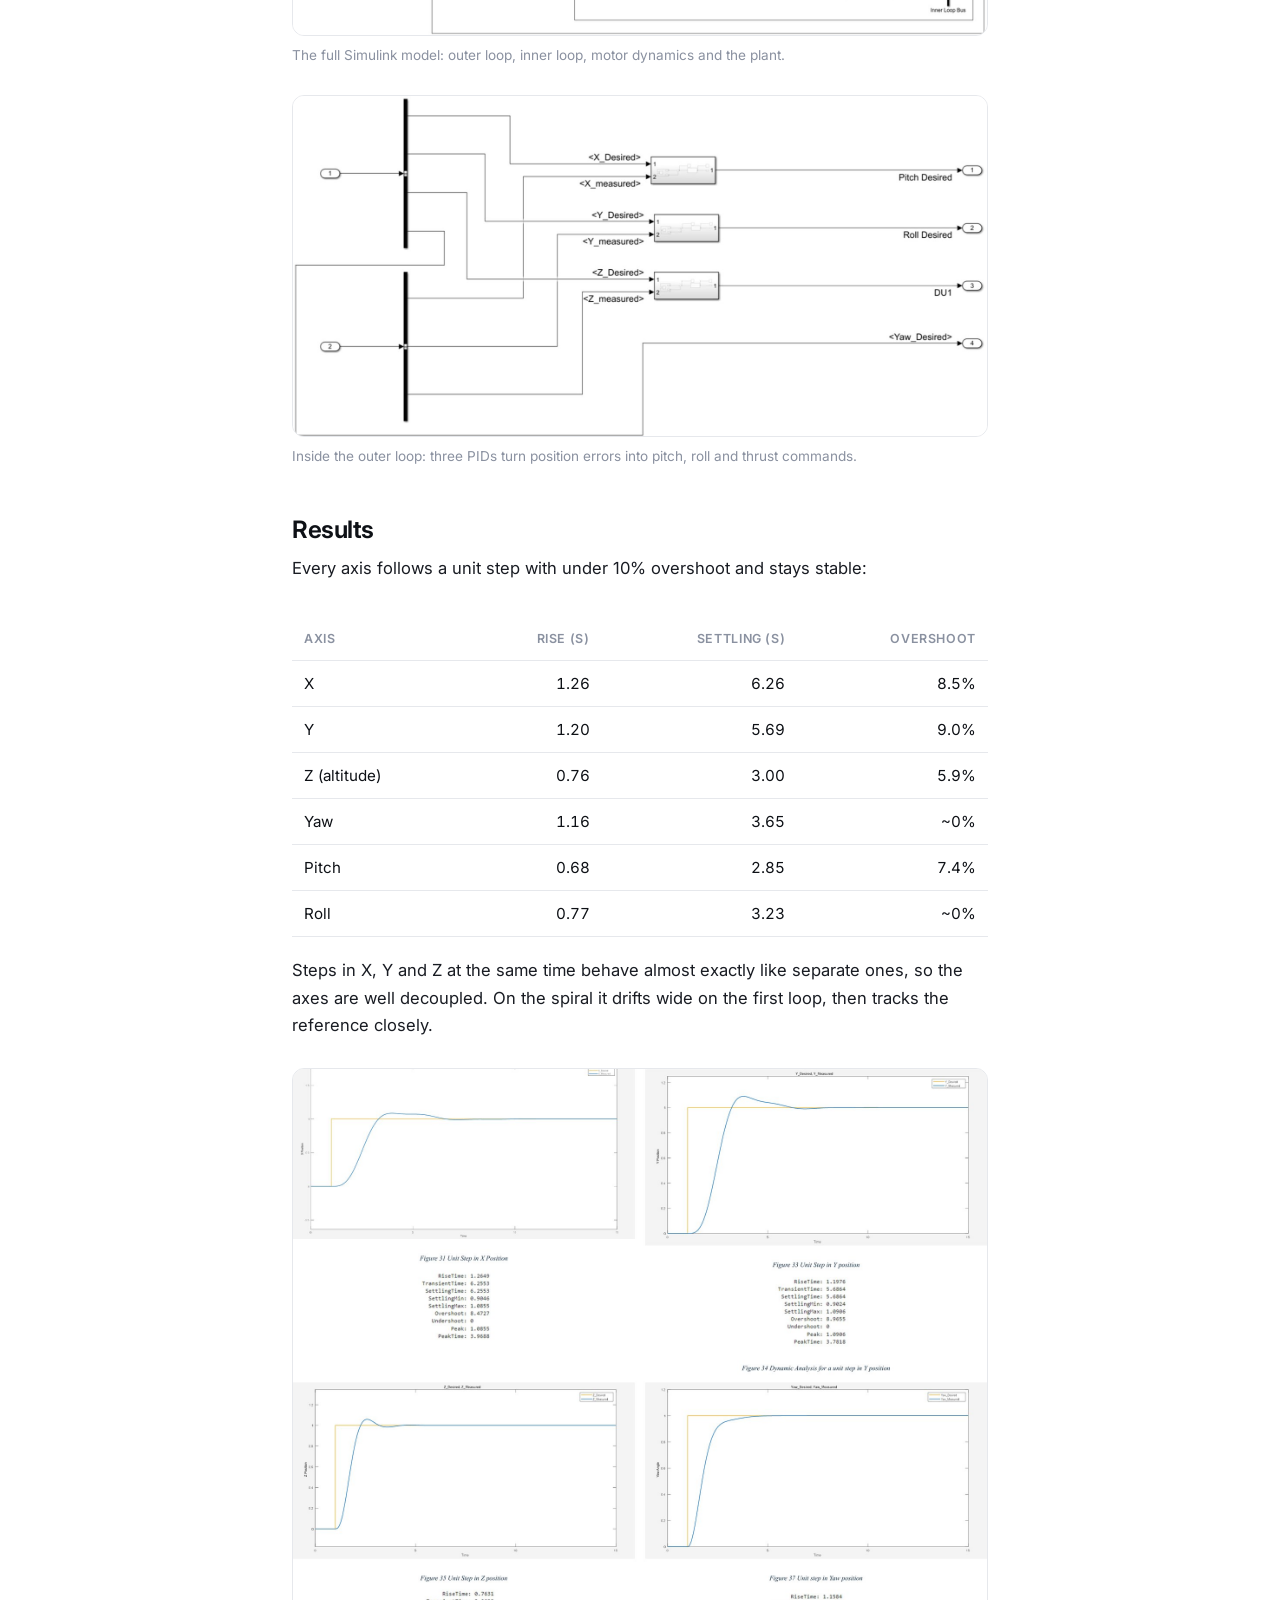
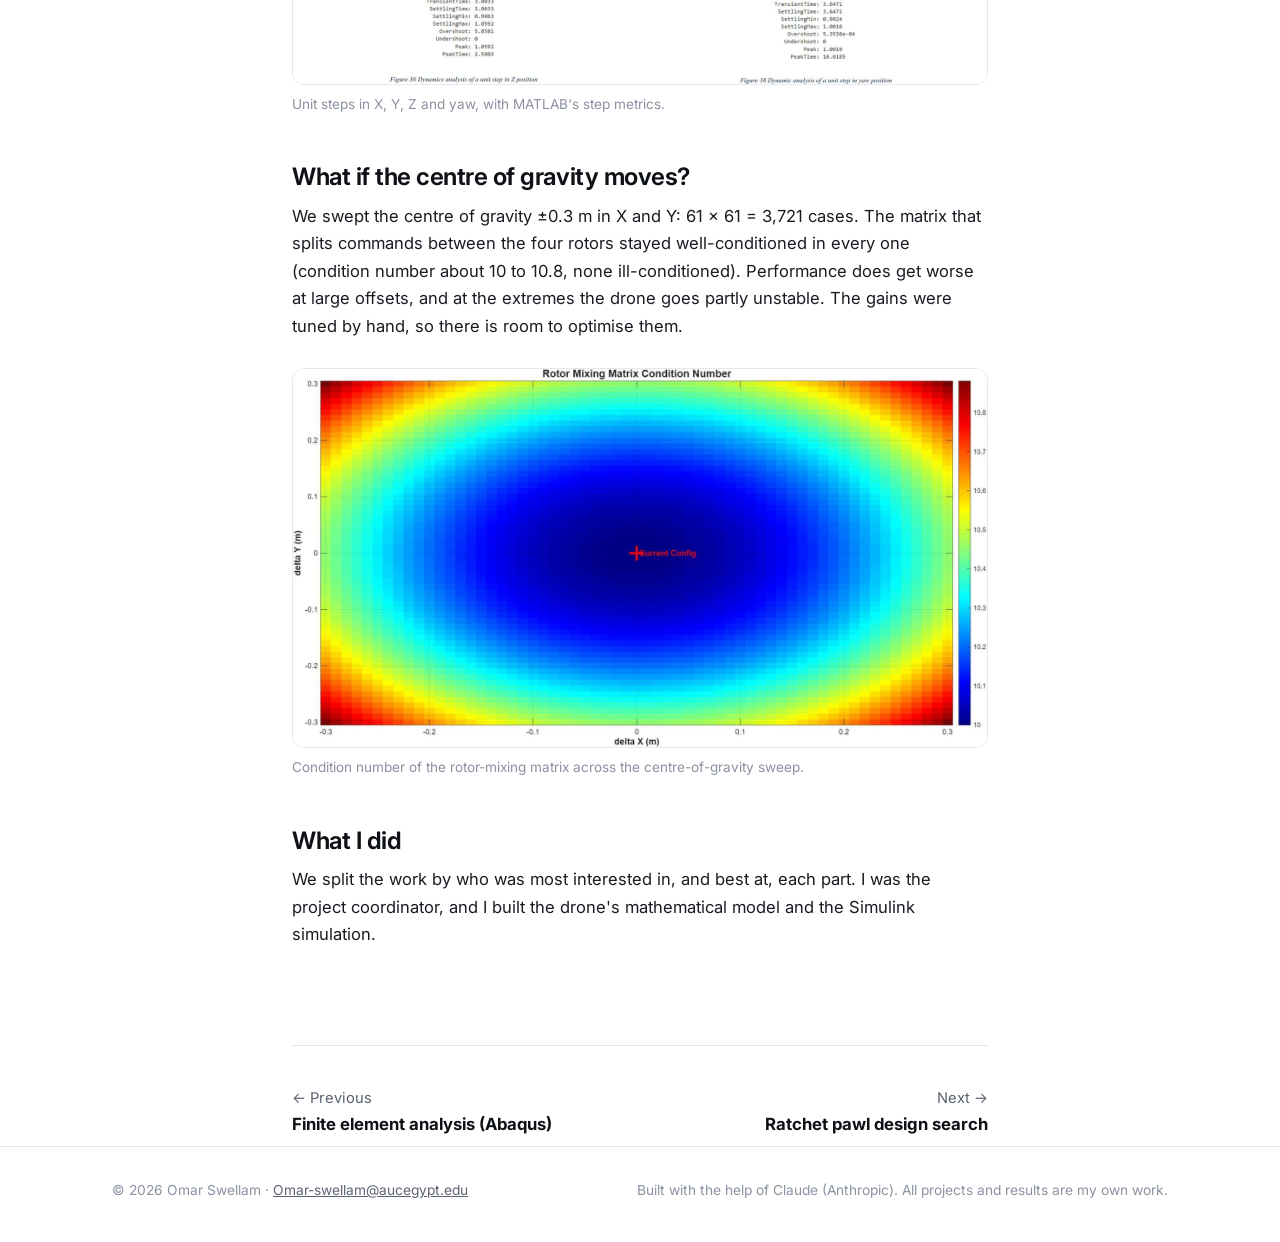
<file: projects/drone.html>
<!doctype html>
<html lang="en">
<head>
<meta charset="utf-8">
<meta name="viewport" content="width=device-width, initial-scale=1">
<title>Quadcopter modeling and control | Omar Swellam</title>
<meta name="description" content="MENG 3705 System Dynamics: nonlinear quadcopter model and cascaded PID control in MATLAB/Simulink.">
<link rel="preconnect" href="https://fonts.googleapis.com">
<link rel="preconnect" href="https://fonts.gstatic.com" crossorigin>
<link href="https://fonts.googleapis.com/css2?family=Inter:wght@400;500;600;700&display=swap" rel="stylesheet">
<link rel="stylesheet" href="../style.css">
</head>
<body>

<header class="nav">
  <div class="wrap nav-in">
    <a class="brand" href="../index.html">Omar Swellam</a>
    <nav class="links" style="display:flex">
      <a href="../index.html#projects">All projects</a>
      <a class="btn small" href="../Omar_Swellam_CV.pdf" target="_blank" rel="noopener">CV</a>
    </nav>
  </div>
</header>

<main class="wrap narrow">
<a class="back" href="../index.html#projects">&larr; All projects</a>
<section class="p-hero">
  <p class="kicker">MENG 3705 System Dynamics &middot; Fall 2025</p>
  <h1>Quadcopter modeling and control</h1>
  <p class="lead">We modeled a quadcopter from first principles, showed that without control it is unstable, then designed a controller that flies it along a 3D spiral.</p>
  <div class="facts"><span>Role <b>Project Coordinator</b></span><span>Team <b>5</b></span><span>Tools <b>MATLAB, Simulink</b></span></div>
</section>
<div class="cover contain"><img src="../img/drone_2.jpg" alt="Spiral trajectory: reference vs actual, 3D, top and side views"></div>
<section class="p-body">
<h2>What it is</h2>
<p>The group project for MENG 3705 System Dynamics: model a real system from first principles, then control it. The course is about the method, not the system, so our group of five picked a quadcopter.</p>

<h2>What we built: the model</h2>
<p>A 1.2 kg quadcopter with 0.23 m arms. We derived its nonlinear equations of motion with Newtonian mechanics (thrust, drag, and an offset centre of gravity), then linearised them about hover. The state-space model is controllable and observable, and open loop it is unstable, so it can't fly without a controller.</p>

<h2>What we built: the controller</h2>
<p>A cascaded PID: an outer loop turns position errors in X, Y and Z into the roll and pitch angles and thrust needed; an inner loop holds those angles. I added angle and input limits with anti-windup, and the motor dynamics.</p>
<figure><img src="../img/drone_1.jpg" alt="The full Simulink model: outer loop, inner loop, motor dynamics and the plant." loading="lazy"><figcaption>The full Simulink model: outer loop, inner loop, motor dynamics and the plant.</figcaption></figure>
<figure><img src="../img/drone_5.jpg" alt="Inside the outer loop: three PIDs turn position errors into pitch, roll and thrust commands." loading="lazy"><figcaption>Inside the outer loop: three PIDs turn position errors into pitch, roll and thrust commands.</figcaption></figure>

<h2>Results</h2>
<p>Every axis follows a unit step with under 10% overshoot and stays stable:</p>
<div class="table-wrap"><table>
  <thead><tr><th>Axis</th><th class="num">Rise (s)</th><th class="num">Settling (s)</th><th class="num">Overshoot</th></tr></thead>
  <tbody>
    <tr><td>X</td><td class="num">1.26</td><td class="num">6.26</td><td class="num">8.5%</td></tr>
    <tr><td>Y</td><td class="num">1.20</td><td class="num">5.69</td><td class="num">9.0%</td></tr>
    <tr><td>Z (altitude)</td><td class="num">0.76</td><td class="num">3.00</td><td class="num">5.9%</td></tr>
    <tr><td>Yaw</td><td class="num">1.16</td><td class="num">3.65</td><td class="num">~0%</td></tr>
    <tr><td>Pitch</td><td class="num">0.68</td><td class="num">2.85</td><td class="num">7.4%</td></tr>
    <tr><td>Roll</td><td class="num">0.77</td><td class="num">3.23</td><td class="num">~0%</td></tr>
  </tbody>
</table></div>
<p>Steps in X, Y and Z at the same time behave almost exactly like separate ones, so the axes are well decoupled. On the spiral it drifts wide on the first loop, then tracks the reference closely.</p>
<figure><img src="../img/drone_3.jpg" alt="Unit steps in X, Y, Z and yaw, with MATLAB's step metrics." loading="lazy"><figcaption>Unit steps in X, Y, Z and yaw, with MATLAB's step metrics.</figcaption></figure>

<h2>What if the centre of gravity moves?</h2>
<p>We swept the centre of gravity &plusmn;0.3 m in X and Y: 61 &times; 61 = 3,721 cases. The matrix that splits commands between the four rotors stayed well-conditioned in every one (condition number about 10 to 10.8, none ill-conditioned). Performance does get worse at large offsets, and at the extremes the drone goes partly unstable. The gains were tuned by hand, so there is room to optimise them.</p>
<figure><img src="../img/drone_4.jpg" alt="Condition number of the rotor-mixing matrix across the centre-of-gravity sweep." loading="lazy"><figcaption>Condition number of the rotor-mixing matrix across the centre-of-gravity sweep.</figcaption></figure>

<h2>What I did</h2>
<p>We split the work by who was most interested in, and best at, each part. I was the project coordinator, and I built the drone's mathematical model and the Simulink simulation.</p>
</section>
<nav class="next">
  <a href="fem.html">&larr; Previous<b>Finite element analysis (Abaqus)</b></a>
  <a href="pawl.html">Next &rarr;<b>Ratchet pawl design search</b></a>
</nav>
</main>

<footer class="foot">
  <div class="wrap foot-in">
    <p>&copy; 2026 Omar Swellam &middot; <a href="mailto:Omar-swellam@aucegypt.edu">Omar-swellam@aucegypt.edu</a></p>
    <p>Built with the help of Claude (Anthropic). All projects and results are my own work.</p>
  </div>
</footer>

<div class="lightbox" hidden><img alt=""><button aria-label="Close">&times;</button></div>
<script src="../script.js"></script>
</body>
</html>
</file>
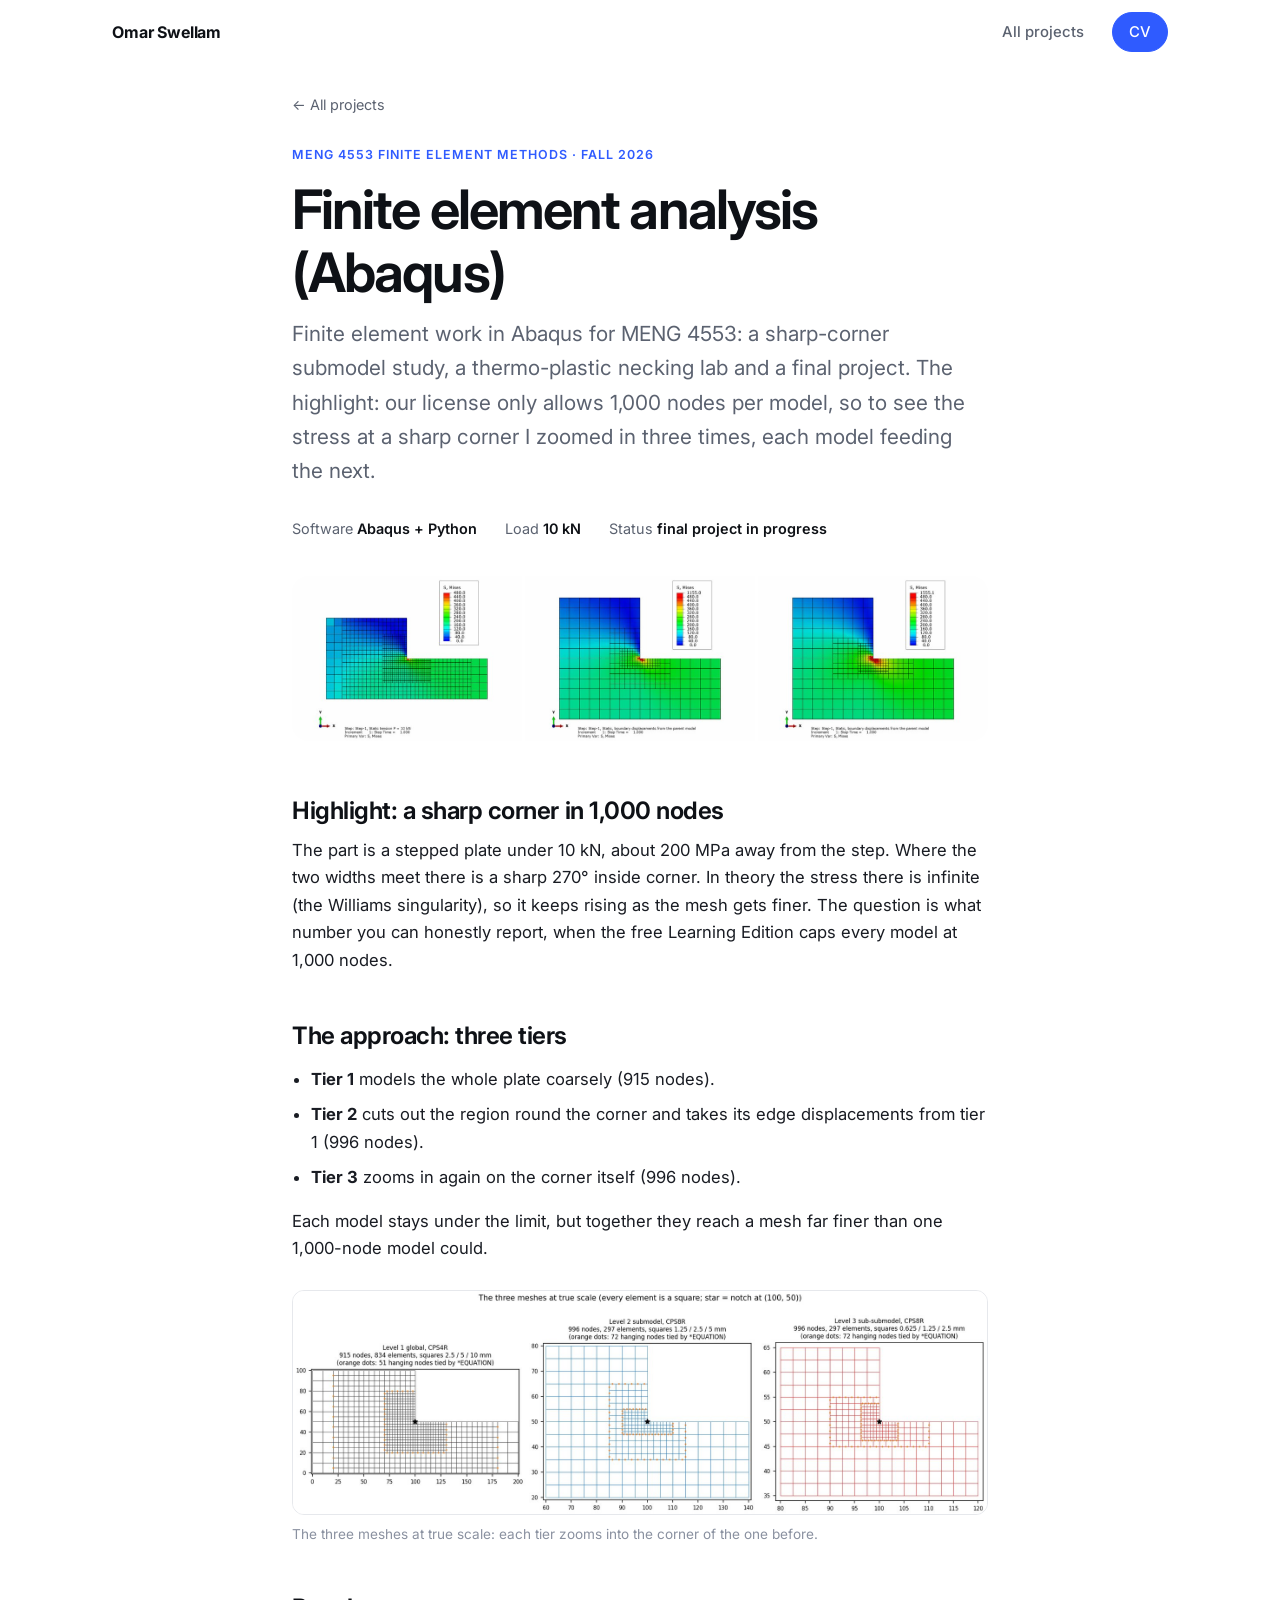
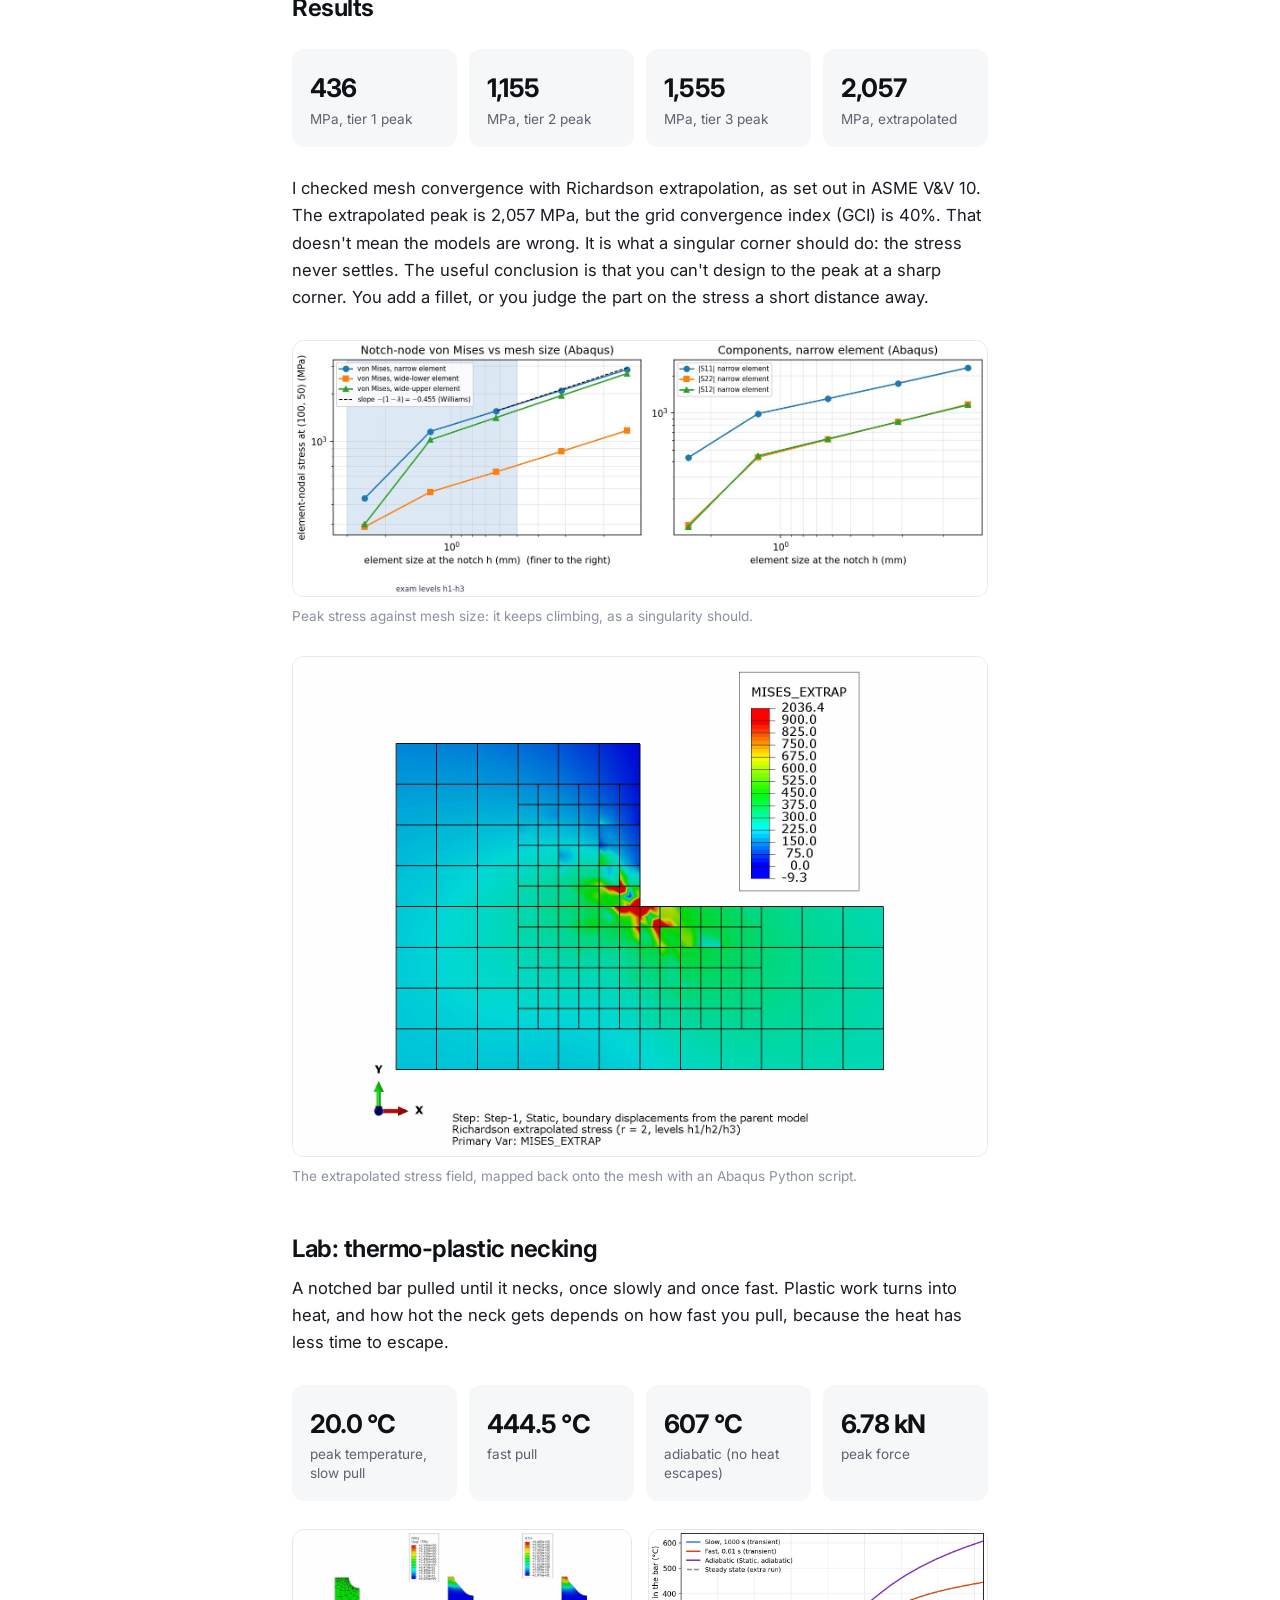
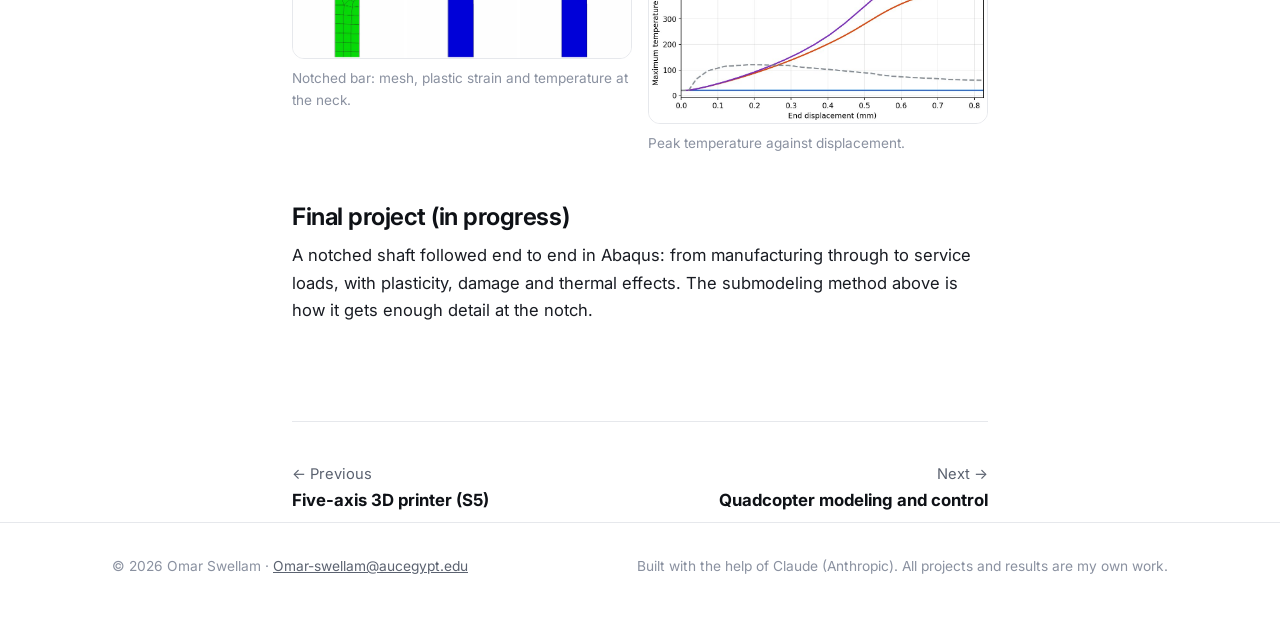
<file: projects/fem.html>
<!doctype html>
<html lang="en">
<head>
<meta charset="utf-8">
<meta name="viewport" content="width=device-width, initial-scale=1">
<title>Finite element analysis (Abaqus) | Omar Swellam</title>
<meta name="description" content="MENG 4553 Finite Element Methods in Abaqus: a three-tier submodel chain that resolves a sharp corner within a 1,000-node license, plus thermo-plastic necking.">
<link rel="preconnect" href="https://fonts.googleapis.com">
<link rel="preconnect" href="https://fonts.gstatic.com" crossorigin>
<link href="https://fonts.googleapis.com/css2?family=Inter:wght@400;500;600;700&display=swap" rel="stylesheet">
<link rel="stylesheet" href="../style.css">
</head>
<body>

<header class="nav">
  <div class="wrap nav-in">
    <a class="brand" href="../index.html">Omar Swellam</a>
    <nav class="links" style="display:flex">
      <a href="../index.html#projects">All projects</a>
      <a class="btn small" href="../Omar_Swellam_CV.pdf" target="_blank" rel="noopener">CV</a>
    </nav>
  </div>
</header>

<main class="wrap narrow">
<a class="back" href="../index.html#projects">&larr; All projects</a>
<section class="p-hero">
  <p class="kicker">MENG 4553 Finite Element Methods &middot; Fall 2026</p>
  <h1>Finite element analysis (Abaqus)</h1>
  <p class="lead">Finite element work in Abaqus for MENG 4553: a sharp-corner submodel study, a thermo-plastic necking lab and a final project. The highlight: our license only allows 1,000 nodes per model, so to see the stress at a sharp corner I zoomed in three times, each model feeding the next.</p>
  <div class="facts"><span>Software <b>Abaqus + Python</b></span><span>Load <b>10 kN</b></span><span>Status <b>final project in progress</b></span></div>
</section>
<div class="cover contain"><img src="../img/fem_1.jpg" alt="Von Mises stress in the three submodel tiers"></div>
<section class="p-body">
<h2>Highlight: a sharp corner in 1,000 nodes</h2>
<p>The part is a stepped plate under 10 kN, about 200 MPa away from the step. Where the two widths meet there is a sharp 270&deg; inside corner. In theory the stress there is infinite (the Williams singularity), so it keeps rising as the mesh gets finer. The question is what number you can honestly report, when the free Learning Edition caps every model at 1,000 nodes.</p>

<h2>The approach: three tiers</h2>
<ul>
  <li><b>Tier 1</b> models the whole plate coarsely (915 nodes).</li>
  <li><b>Tier 2</b> cuts out the region round the corner and takes its edge displacements from tier 1 (996 nodes).</li>
  <li><b>Tier 3</b> zooms in again on the corner itself (996 nodes).</li>
</ul>
<p>Each model stays under the limit, but together they reach a mesh far finer than one 1,000-node model could.</p>
<figure><img src="../img/fem_4.jpg" alt="The three meshes at true scale: each tier zooms into the corner of the one before." loading="lazy"><figcaption>The three meshes at true scale: each tier zooms into the corner of the one before.</figcaption></figure>

<h2>Results</h2>
<div class="kpis"><div><b>436</b><span>MPa, tier 1 peak</span></div><div><b>1,155</b><span>MPa, tier 2 peak</span></div><div><b>1,555</b><span>MPa, tier 3 peak</span></div><div><b>2,057</b><span>MPa, extrapolated</span></div></div>
<p>I checked mesh convergence with Richardson extrapolation, as set out in ASME V&amp;V 10. The extrapolated peak is 2,057 MPa, but the grid convergence index (GCI) is 40%. That doesn't mean the models are wrong. It is what a singular corner should do: the stress never settles. The useful conclusion is that you can't design to the peak at a sharp corner. You add a fillet, or you judge the part on the stress a short distance away.</p>
<figure><img src="../img/fem_2.jpg" alt="Peak stress against mesh size: it keeps climbing, as a singularity should." loading="lazy"><figcaption>Peak stress against mesh size: it keeps climbing, as a singularity should.</figcaption></figure>
<figure><img src="../img/fem_3.jpg" alt="The extrapolated stress field, mapped back onto the mesh with an Abaqus Python script." loading="lazy"><figcaption>The extrapolated stress field, mapped back onto the mesh with an Abaqus Python script.</figcaption></figure>

<h2>Lab: thermo-plastic necking</h2>
<p>A notched bar pulled until it necks, once slowly and once fast. Plastic work turns into heat, and how hot the neck gets depends on how fast you pull, because the heat has less time to escape.</p>
<div class="kpis"><div><b>20.0 &deg;C</b><span>peak temperature, slow pull</span></div><div><b>444.5 &deg;C</b><span>fast pull</span></div><div><b>607 &deg;C</b><span>adiabatic (no heat escapes)</span></div><div><b>6.78 kN</b><span>peak force</span></div></div>
<div class="figs">
  <figure><img src="../img/fem_5.jpg" alt="Notched bar: mesh, plastic strain and temperature at the neck." loading="lazy"><figcaption>Notched bar: mesh, plastic strain and temperature at the neck.</figcaption></figure>
  <figure><img src="../img/fem_6.jpg" alt="Peak temperature against displacement." loading="lazy"><figcaption>Peak temperature against displacement.</figcaption></figure>
</div>

<h2>Final project (in progress)</h2>
<p>A notched shaft followed end to end in Abaqus: from manufacturing through to service loads, with plasticity, damage and thermal effects. The submodeling method above is how it gets enough detail at the notch.</p>
</section>
<nav class="next">
  <a href="s5.html">&larr; Previous<b>Five-axis 3D printer (S5)</b></a>
  <a href="drone.html">Next &rarr;<b>Quadcopter modeling and control</b></a>
</nav>
</main>

<footer class="foot">
  <div class="wrap foot-in">
    <p>&copy; 2026 Omar Swellam &middot; <a href="mailto:Omar-swellam@aucegypt.edu">Omar-swellam@aucegypt.edu</a></p>
    <p>Built with the help of Claude (Anthropic). All projects and results are my own work.</p>
  </div>
</footer>

<div class="lightbox" hidden><img alt=""><button aria-label="Close">&times;</button></div>
<script src="../script.js"></script>
</body>
</html>
</file>
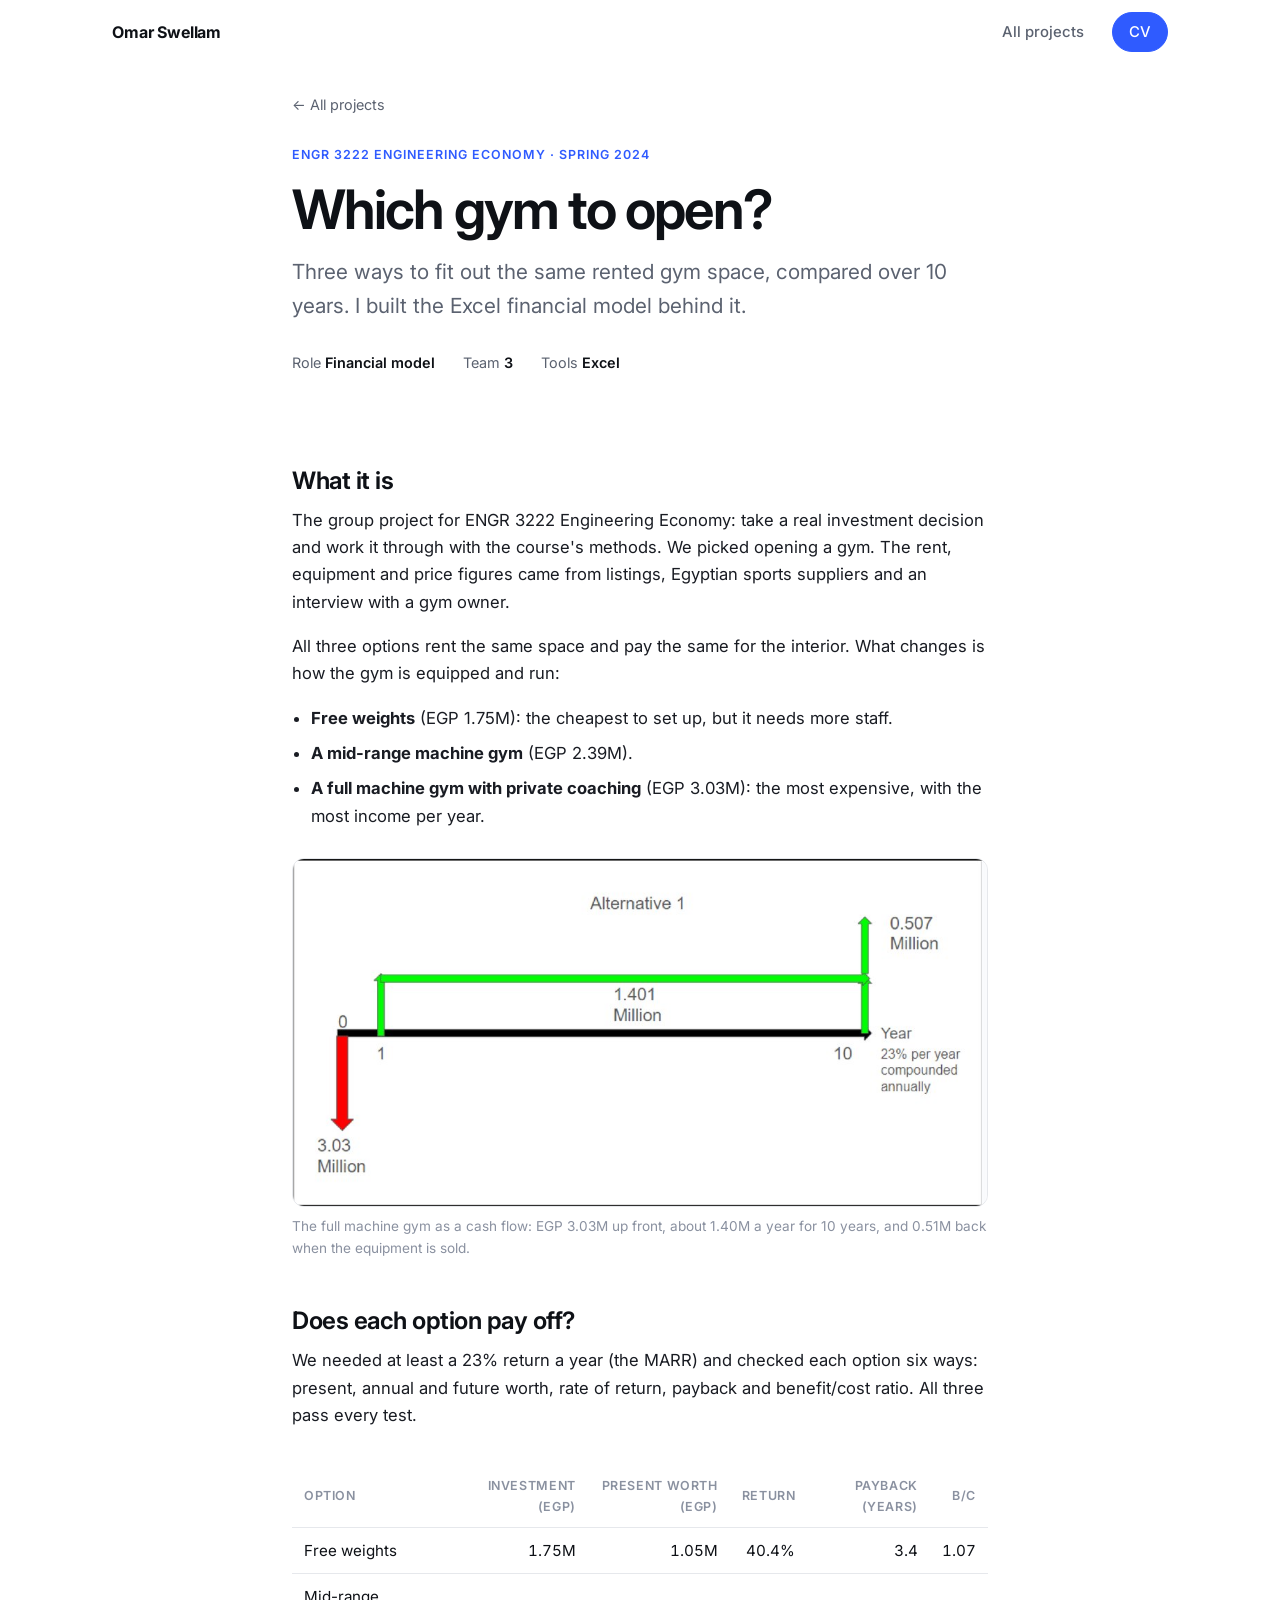
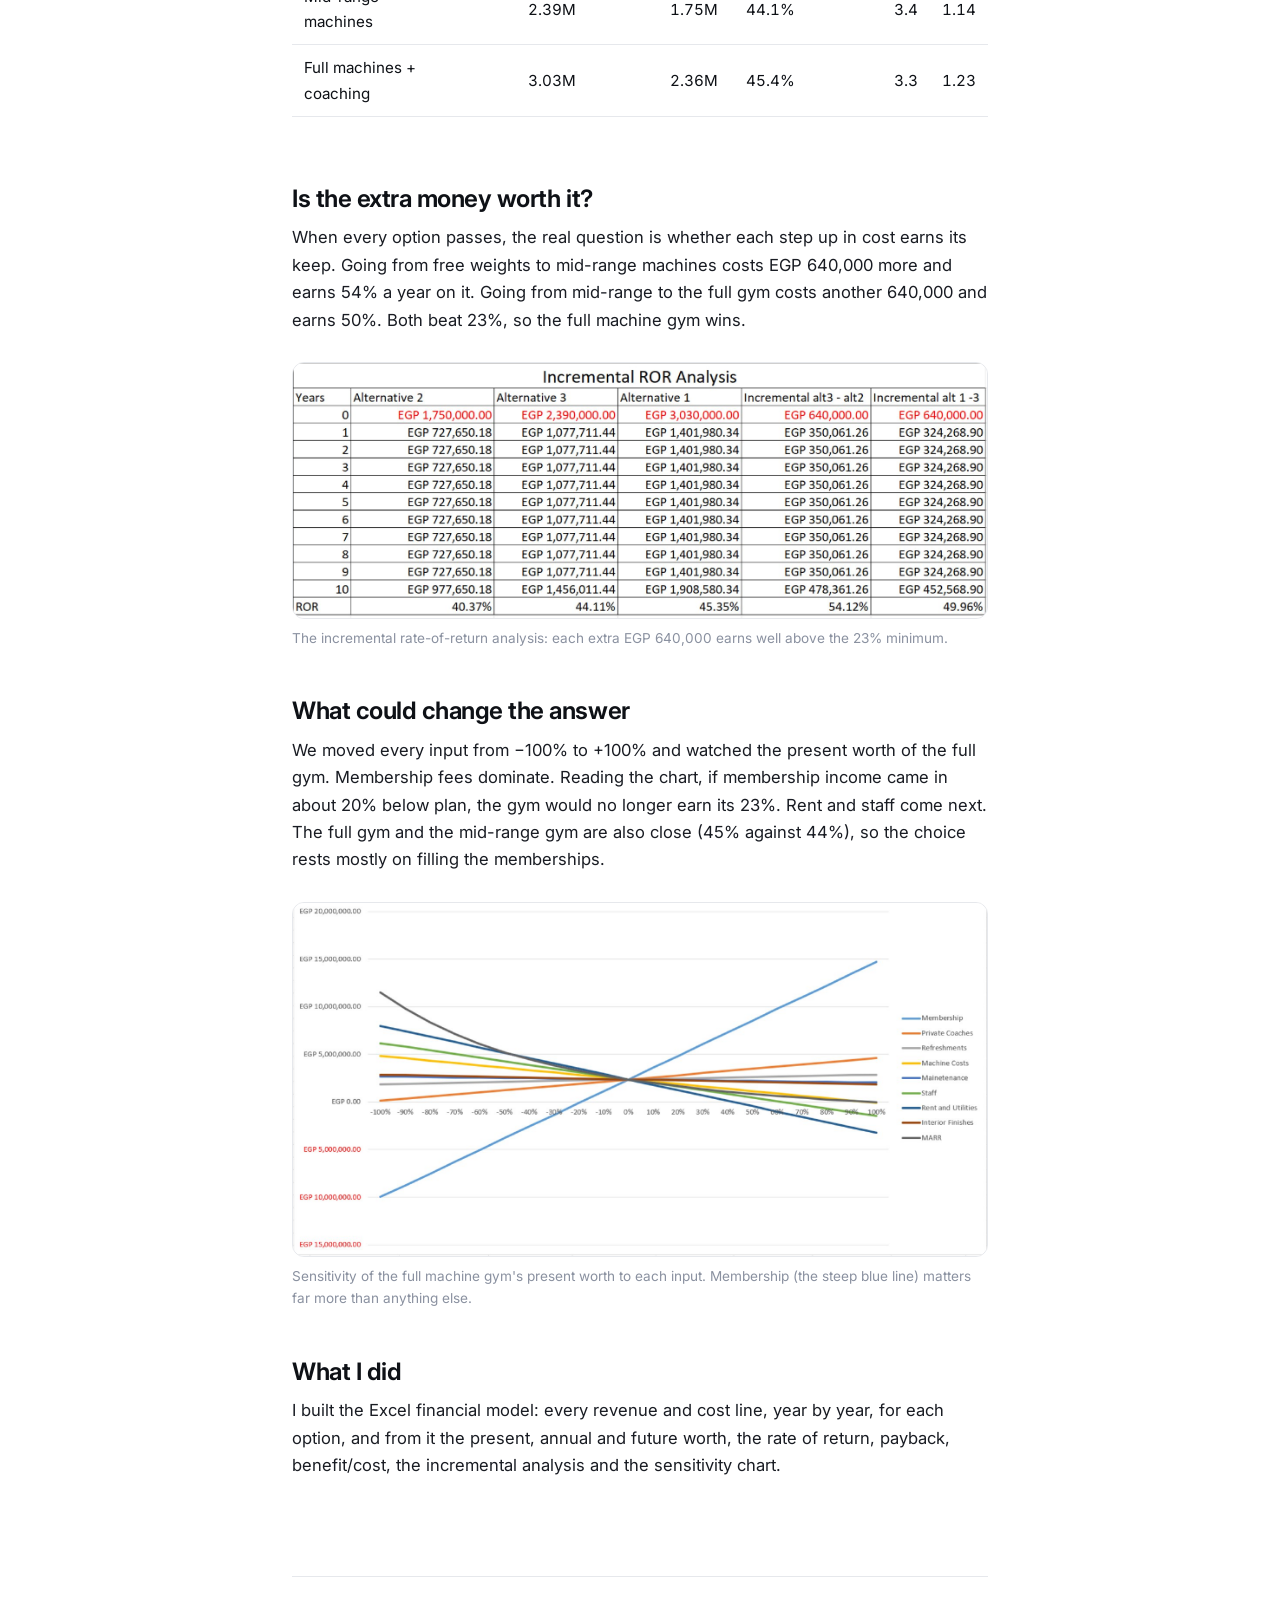
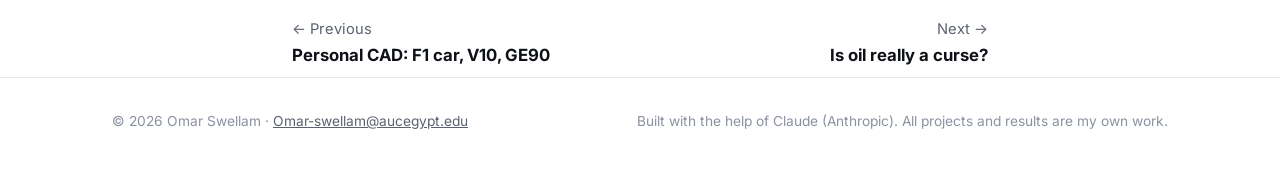
<file: projects/gym.html>
<!doctype html>
<html lang="en">
<head>
<meta charset="utf-8">
<meta name="viewport" content="width=device-width, initial-scale=1">
<title>Which gym to open? | Omar Swellam</title>
<meta name="description" content="ENGR 3222 Engineering Economy: three ways to fit out a gym, compared over 10 years with an Excel financial model.">
<link rel="preconnect" href="https://fonts.googleapis.com">
<link rel="preconnect" href="https://fonts.gstatic.com" crossorigin>
<link href="https://fonts.googleapis.com/css2?family=Inter:wght@400;500;600;700&display=swap" rel="stylesheet">
<link rel="stylesheet" href="../style.css">
</head>
<body>

<header class="nav">
  <div class="wrap nav-in">
    <a class="brand" href="../index.html">Omar Swellam</a>
    <nav class="links" style="display:flex">
      <a href="../index.html#projects">All projects</a>
      <a class="btn small" href="../Omar_Swellam_CV.pdf" target="_blank" rel="noopener">CV</a>
    </nav>
  </div>
</header>

<main class="wrap narrow">
<a class="back" href="../index.html#projects">&larr; All projects</a>
<section class="p-hero">
  <p class="kicker">ENGR 3222 Engineering Economy &middot; Spring 2024</p>
  <h1>Which gym to open?</h1>
  <p class="lead">Three ways to fit out the same rented gym space, compared over 10 years. I built the Excel financial model behind it.</p>
  <div class="facts"><span>Role <b>Financial model</b></span><span>Team <b>3</b></span><span>Tools <b>Excel</b></span></div>
</section>
<section class="p-body">
<h2>What it is</h2>
<p>The group project for ENGR 3222 Engineering Economy: take a real investment decision and work it through with the course's methods. We picked opening a gym. The rent, equipment and price figures came from listings, Egyptian sports suppliers and an interview with a gym owner.</p>
<p>All three options rent the same space and pay the same for the interior. What changes is how the gym is equipped and run:</p>
<ul>
  <li><b>Free weights</b> (EGP 1.75M): the cheapest to set up, but it needs more staff.</li>
  <li><b>A mid-range machine gym</b> (EGP 2.39M).</li>
  <li><b>A full machine gym with private coaching</b> (EGP 3.03M): the most expensive, with the most income per year.</li>
</ul>
<figure><img src="../img/gym_cashflow.jpg" alt="The full machine gym as a cash flow: EGP 3.03M up front, about 1.40M a year for 10 years, and 0.51M back when the equipment is sold." loading="lazy"><figcaption>The full machine gym as a cash flow: EGP 3.03M up front, about 1.40M a year for 10 years, and 0.51M back when the equipment is sold.</figcaption></figure>

<h2>Does each option pay off?</h2>
<p>We needed at least a 23% return a year (the MARR) and checked each option six ways: present, annual and future worth, rate of return, payback and benefit/cost ratio. All three pass every test.</p>
<div class="table-wrap"><table>
  <thead><tr><th>Option</th><th class="num">Investment (EGP)</th><th class="num">Present worth (EGP)</th><th class="num">Return</th><th class="num">Payback (years)</th><th class="num">B/C</th></tr></thead>
  <tbody>
    <tr><td>Free weights</td><td class="num">1.75M</td><td class="num">1.05M</td><td class="num">40.4%</td><td class="num">3.4</td><td class="num">1.07</td></tr>
    <tr><td>Mid-range machines</td><td class="num">2.39M</td><td class="num">1.75M</td><td class="num">44.1%</td><td class="num">3.4</td><td class="num">1.14</td></tr>
    <tr><td>Full machines + coaching</td><td class="num">3.03M</td><td class="num">2.36M</td><td class="num">45.4%</td><td class="num">3.3</td><td class="num">1.23</td></tr>
  </tbody>
</table></div>

<h2>Is the extra money worth it?</h2>
<p>When every option passes, the real question is whether each step up in cost earns its keep. Going from free weights to mid-range machines costs EGP 640,000 more and earns 54% a year on it. Going from mid-range to the full gym costs another 640,000 and earns 50%. Both beat 23%, so the full machine gym wins.</p>
<figure><img src="../img/gym_incremental.jpg" alt="The incremental rate-of-return analysis: each extra EGP 640,000 earns well above the 23% minimum." loading="lazy"><figcaption>The incremental rate-of-return analysis: each extra EGP 640,000 earns well above the 23% minimum.</figcaption></figure>

<h2>What could change the answer</h2>
<p>We moved every input from &minus;100% to +100% and watched the present worth of the full gym. Membership fees dominate. Reading the chart, if membership income came in about 20% below plan, the gym would no longer earn its 23%. Rent and staff come next. The full gym and the mid-range gym are also close (45% against 44%), so the choice rests mostly on filling the memberships.</p>
<figure><img src="../img/gym_sensitivity.jpg" alt="Sensitivity of the full machine gym's present worth to each input. Membership (the steep blue line) matters far more than anything else." loading="lazy"><figcaption>Sensitivity of the full machine gym's present worth to each input. Membership (the steep blue line) matters far more than anything else.</figcaption></figure>

<h2>What I did</h2>
<p>I built the Excel financial model: every revenue and cost line, year by year, for each option, and from it the present, annual and future worth, the rate of return, payback, benefit/cost, the incremental analysis and the sensitivity chart.</p>
</section>
<nav class="next">
  <a href="cad.html">&larr; Previous<b>Personal CAD: F1 car, V10, GE90</b></a>
  <a href="oil.html">Next &rarr;<b>Is oil really a curse?</b></a>
</nav>
</main>

<footer class="foot">
  <div class="wrap foot-in">
    <p>&copy; 2026 Omar Swellam &middot; <a href="mailto:Omar-swellam@aucegypt.edu">Omar-swellam@aucegypt.edu</a></p>
    <p>Built with the help of Claude (Anthropic). All projects and results are my own work.</p>
  </div>
</footer>

<div class="lightbox" hidden><img alt=""><button aria-label="Close">&times;</button></div>
<script src="../script.js"></script>
</body>
</html>
</file>
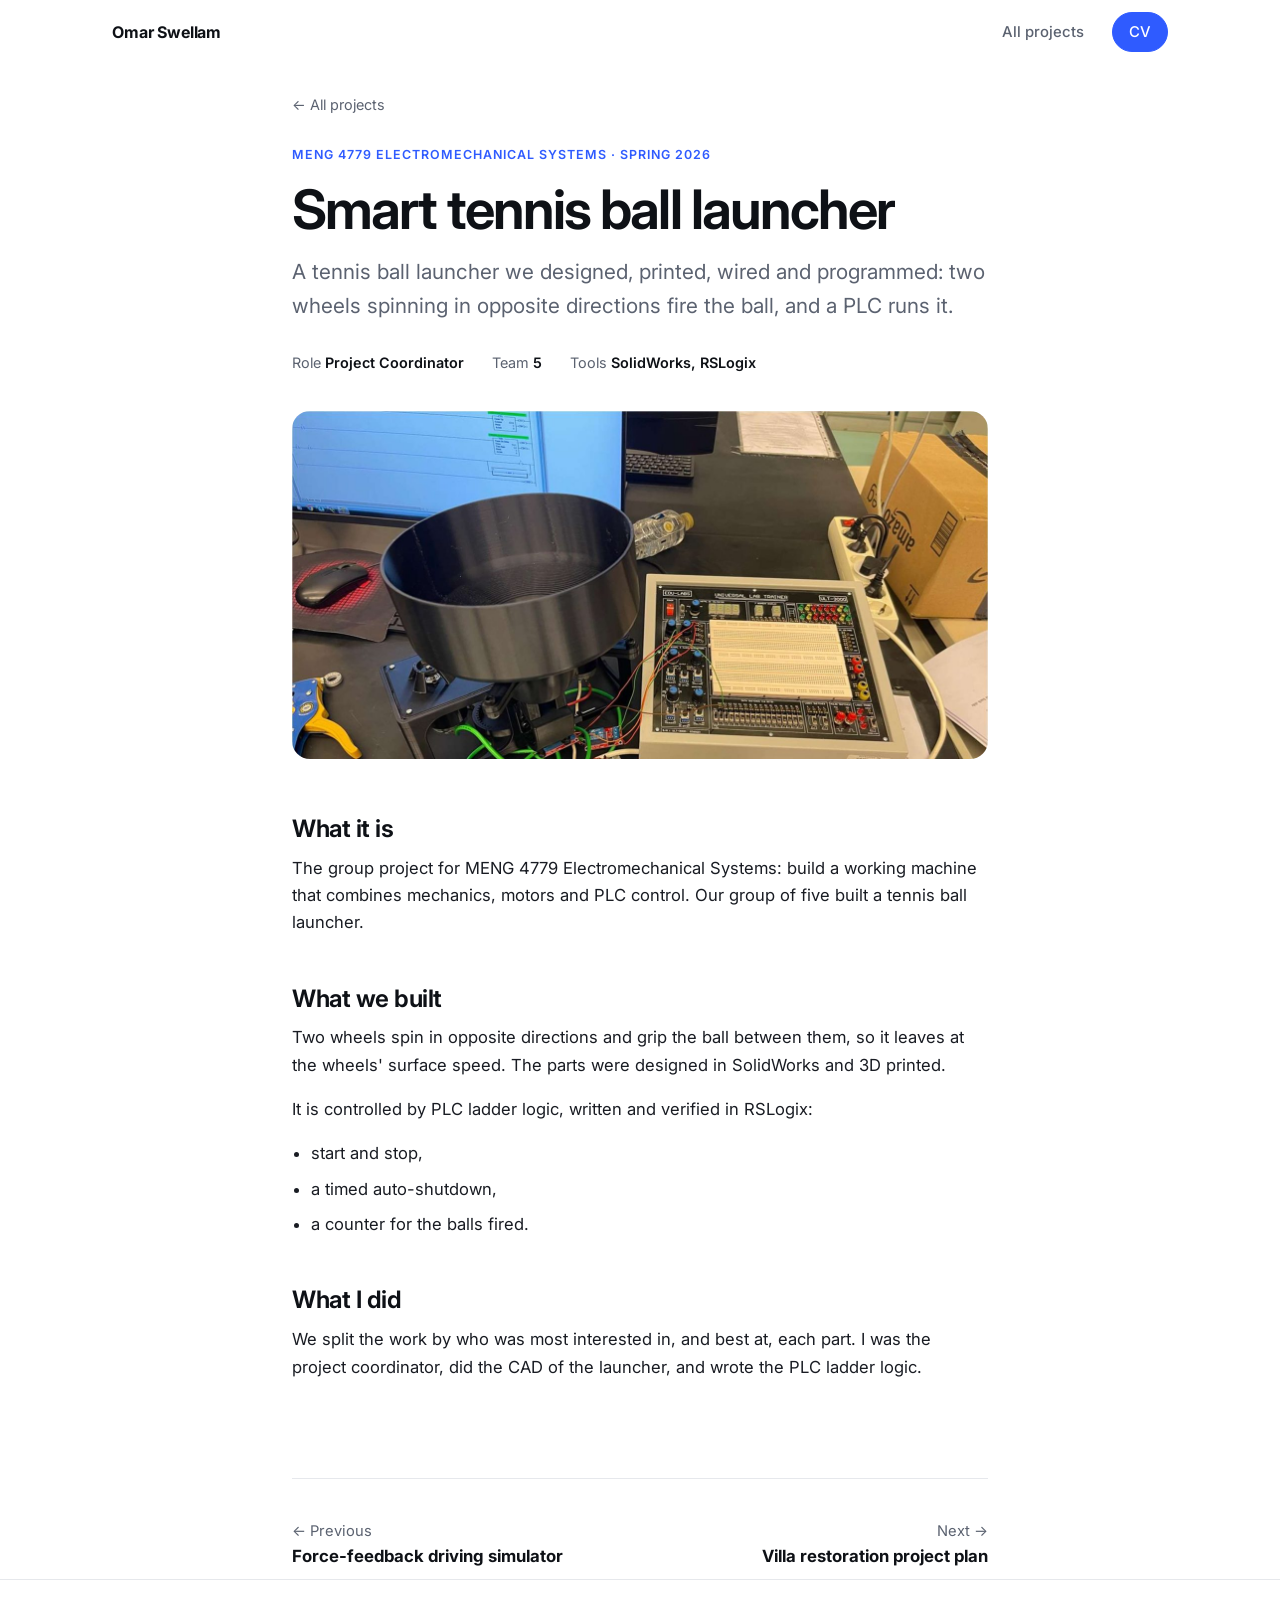
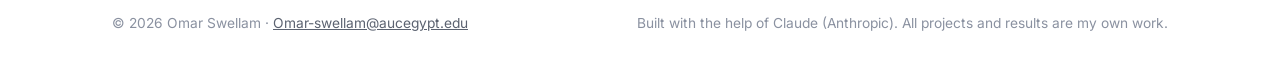
<file: projects/launcher.html>
<!doctype html>
<html lang="en">
<head>
<meta charset="utf-8">
<meta name="viewport" content="width=device-width, initial-scale=1">
<title>Smart tennis ball launcher | Omar Swellam</title>
<meta name="description" content="MENG 4779 Electromechanical Systems: a 3D-printed counter-rotating tennis ball launcher with PLC control.">
<link rel="preconnect" href="https://fonts.googleapis.com">
<link rel="preconnect" href="https://fonts.gstatic.com" crossorigin>
<link href="https://fonts.googleapis.com/css2?family=Inter:wght@400;500;600;700&display=swap" rel="stylesheet">
<link rel="stylesheet" href="../style.css">
</head>
<body>

<header class="nav">
  <div class="wrap nav-in">
    <a class="brand" href="../index.html">Omar Swellam</a>
    <nav class="links" style="display:flex">
      <a href="../index.html#projects">All projects</a>
      <a class="btn small" href="../Omar_Swellam_CV.pdf" target="_blank" rel="noopener">CV</a>
    </nav>
  </div>
</header>

<main class="wrap narrow">
<a class="back" href="../index.html#projects">&larr; All projects</a>
<section class="p-hero">
  <p class="kicker">MENG 4779 Electromechanical Systems &middot; Spring 2026</p>
  <h1>Smart tennis ball launcher</h1>
  <p class="lead">A tennis ball launcher we designed, printed, wired and programmed: two wheels spinning in opposite directions fire the ball, and a PLC runs it.</p>
  <div class="facts"><span>Role <b>Project Coordinator</b></span><span>Team <b>5</b></span><span>Tools <b>SolidWorks, RSLogix</b></span></div>
</section>
<div class="cover"><img src="../img/launcher.jpg" alt="The printed launcher with its electronics"></div>
<section class="p-body">
<h2>What it is</h2>
<p>The group project for MENG 4779 Electromechanical Systems: build a working machine that combines mechanics, motors and PLC control. Our group of five built a tennis ball launcher.</p>

<h2>What we built</h2>
<p>Two wheels spin in opposite directions and grip the ball between them, so it leaves at the wheels' surface speed. The parts were designed in SolidWorks and 3D printed.</p>
<p>It is controlled by PLC ladder logic, written and verified in RSLogix:</p>
<ul>
  <li>start and stop,</li>
  <li>a timed auto-shutdown,</li>
  <li>a counter for the balls fired.</li>
</ul>

<h2>What I did</h2>
<p>We split the work by who was most interested in, and best at, each part. I was the project coordinator, did the CAD of the launcher, and wrote the PLC ladder logic.</p>
</section>
<nav class="next">
  <a href="simulator.html">&larr; Previous<b>Force-feedback driving simulator</b></a>
  <a href="villa.html">Next &rarr;<b>Villa restoration project plan</b></a>
</nav>
</main>

<footer class="foot">
  <div class="wrap foot-in">
    <p>&copy; 2026 Omar Swellam &middot; <a href="mailto:Omar-swellam@aucegypt.edu">Omar-swellam@aucegypt.edu</a></p>
    <p>Built with the help of Claude (Anthropic). All projects and results are my own work.</p>
  </div>
</footer>

<div class="lightbox" hidden><img alt=""><button aria-label="Close">&times;</button></div>
<script src="../script.js"></script>
</body>
</html>
</file>
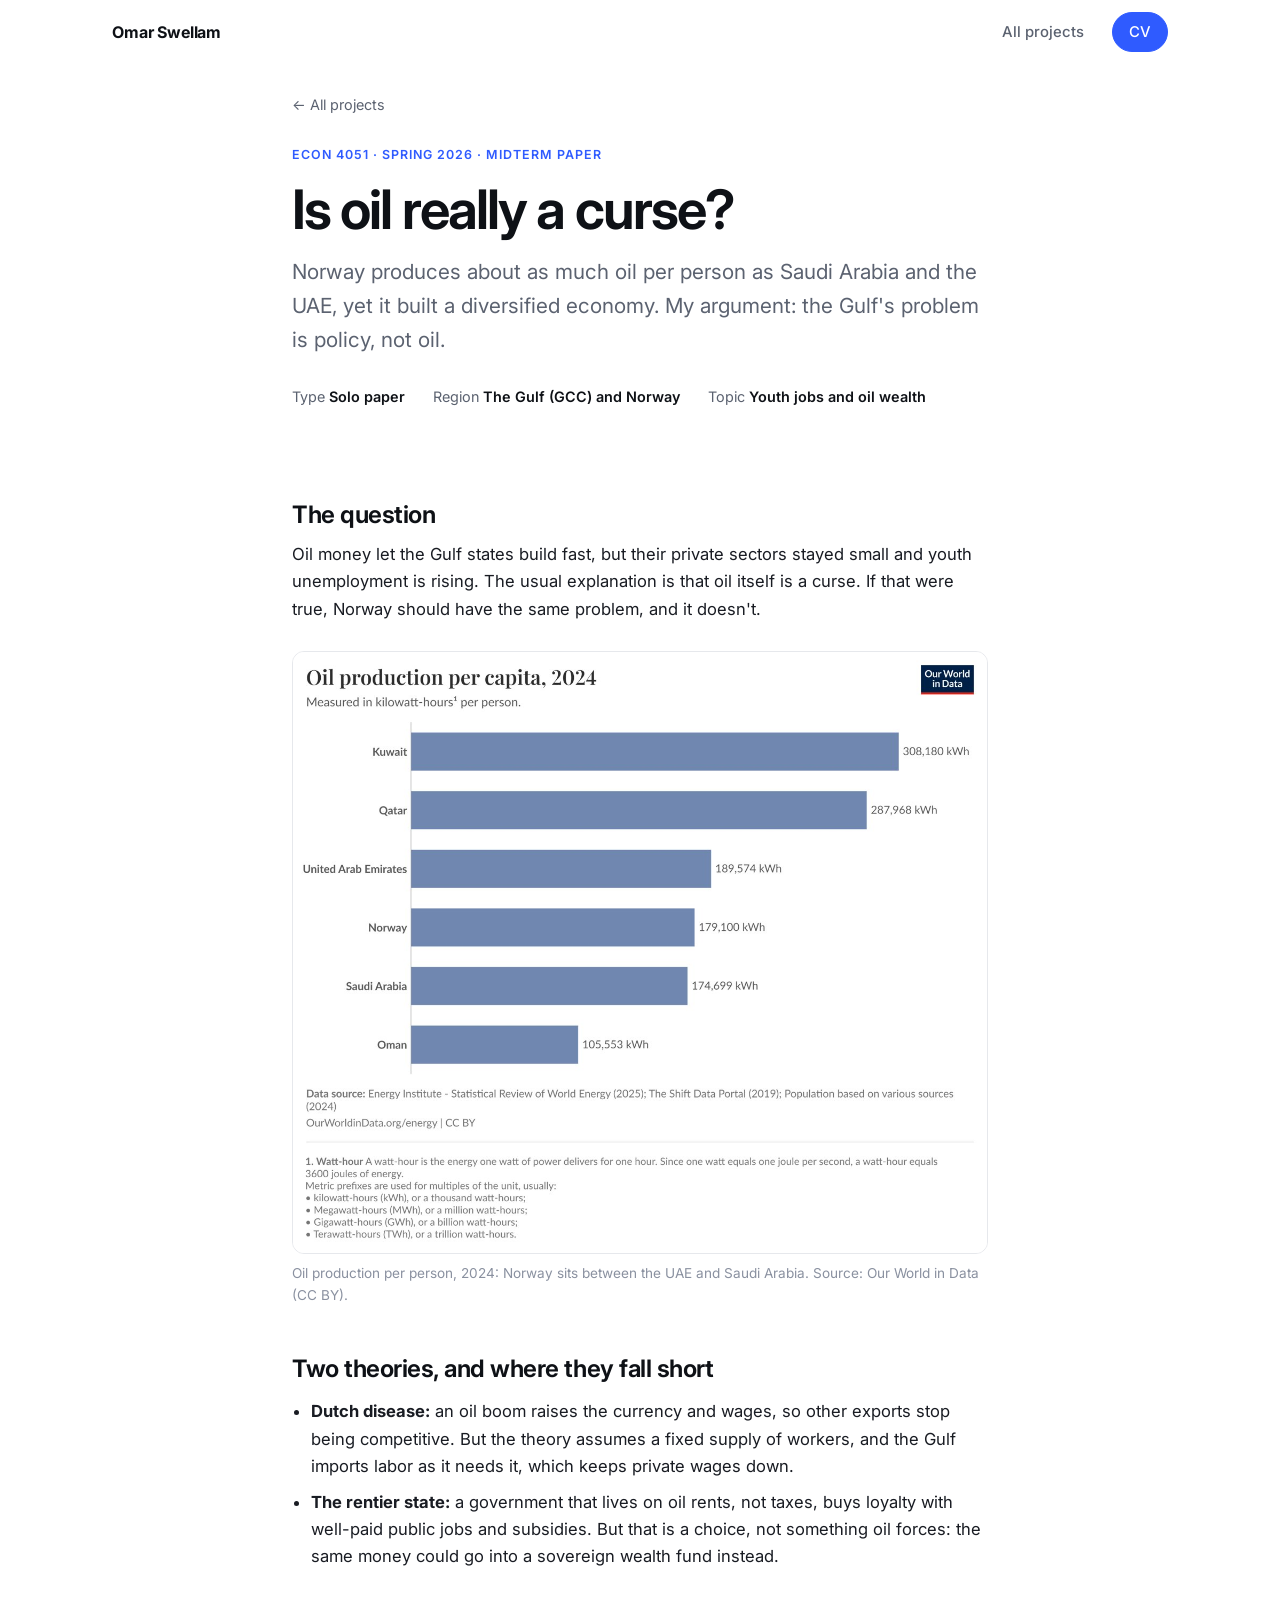
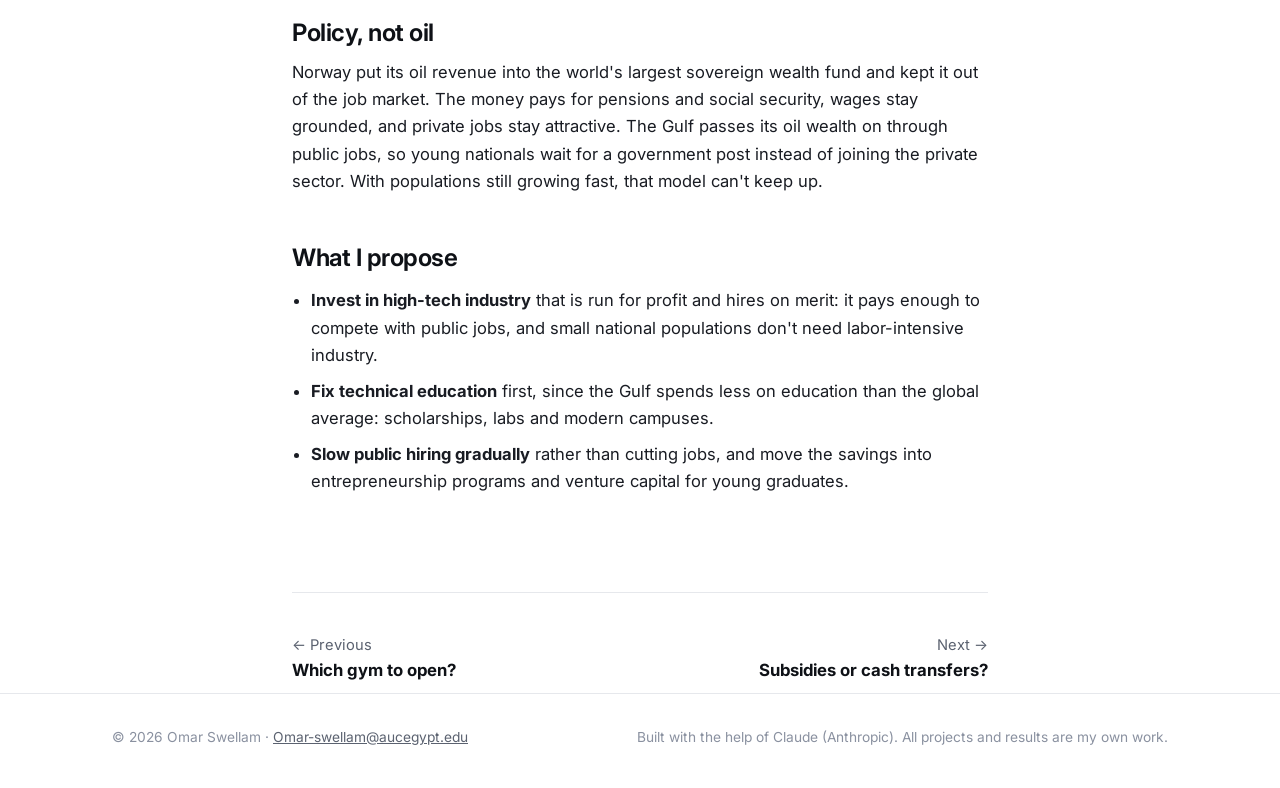
<file: projects/oil.html>
<!doctype html>
<html lang="en">
<head>
<meta charset="utf-8">
<meta name="viewport" content="width=device-width, initial-scale=1">
<title>Is oil really a curse? | Omar Swellam</title>
<meta name="description" content="ECON 4051 midterm paper: why oil wealth held back the Gulf's labor market while Norway diversified. Policy, not oil.">
<link rel="preconnect" href="https://fonts.googleapis.com">
<link rel="preconnect" href="https://fonts.gstatic.com" crossorigin>
<link href="https://fonts.googleapis.com/css2?family=Inter:wght@400;500;600;700&display=swap" rel="stylesheet">
<link rel="stylesheet" href="../style.css">
</head>
<body>

<header class="nav">
  <div class="wrap nav-in">
    <a class="brand" href="../index.html">Omar Swellam</a>
    <nav class="links" style="display:flex">
      <a href="../index.html#projects">All projects</a>
      <a class="btn small" href="../Omar_Swellam_CV.pdf" target="_blank" rel="noopener">CV</a>
    </nav>
  </div>
</header>

<main class="wrap narrow">
<a class="back" href="../index.html#projects">&larr; All projects</a>
<section class="p-hero">
  <p class="kicker">ECON 4051 &middot; Spring 2026 &middot; midterm paper</p>
  <h1>Is oil really a curse?</h1>
  <p class="lead">Norway produces about as much oil per person as Saudi Arabia and the UAE, yet it built a diversified economy. My argument: the Gulf's problem is policy, not oil.</p>
  <div class="facts"><span>Type <b>Solo paper</b></span><span>Region <b>The Gulf (GCC) and Norway</b></span><span>Topic <b>Youth jobs and oil wealth</b></span></div>
</section>
<section class="p-body">
<h2>The question</h2>
<p>Oil money let the Gulf states build fast, but their private sectors stayed small and youth unemployment is rising. The usual explanation is that oil itself is a curse. If that were true, Norway should have the same problem, and it doesn't.</p>
<figure><img src="../img/econ_oil.jpg" alt="Oil production per person, 2024: Norway sits between the UAE and Saudi Arabia. Source: Our World in Data (CC BY)." loading="lazy"><figcaption>Oil production per person, 2024: Norway sits between the UAE and Saudi Arabia. Source: Our World in Data (CC BY).</figcaption></figure>

<h2>Two theories, and where they fall short</h2>
<ul>
  <li><b>Dutch disease:</b> an oil boom raises the currency and wages, so other exports stop being competitive. But the theory assumes a fixed supply of workers, and the Gulf imports labor as it needs it, which keeps private wages down.</li>
  <li><b>The rentier state:</b> a government that lives on oil rents, not taxes, buys loyalty with well-paid public jobs and subsidies. But that is a choice, not something oil forces: the same money could go into a sovereign wealth fund instead.</li>
</ul>

<h2>Policy, not oil</h2>
<p>Norway put its oil revenue into the world's largest sovereign wealth fund and kept it out of the job market. The money pays for pensions and social security, wages stay grounded, and private jobs stay attractive. The Gulf passes its oil wealth on through public jobs, so young nationals wait for a government post instead of joining the private sector. With populations still growing fast, that model can't keep up.</p>

<h2>What I propose</h2>
<ul>
  <li><b>Invest in high-tech industry</b> that is run for profit and hires on merit: it pays enough to compete with public jobs, and small national populations don't need labor-intensive industry.</li>
  <li><b>Fix technical education</b> first, since the Gulf spends less on education than the global average: scholarships, labs and modern campuses.</li>
  <li><b>Slow public hiring gradually</b> rather than cutting jobs, and move the savings into entrepreneurship programs and venture capital for young graduates.</li>
</ul>
</section>
<nav class="next">
  <a href="gym.html">&larr; Previous<b>Which gym to open?</b></a>
  <a href="subsidies.html">Next &rarr;<b>Subsidies or cash transfers?</b></a>
</nav>
</main>

<footer class="foot">
  <div class="wrap foot-in">
    <p>&copy; 2026 Omar Swellam &middot; <a href="mailto:Omar-swellam@aucegypt.edu">Omar-swellam@aucegypt.edu</a></p>
    <p>Built with the help of Claude (Anthropic). All projects and results are my own work.</p>
  </div>
</footer>

<div class="lightbox" hidden><img alt=""><button aria-label="Close">&times;</button></div>
<script src="../script.js"></script>
</body>
</html>
</file>
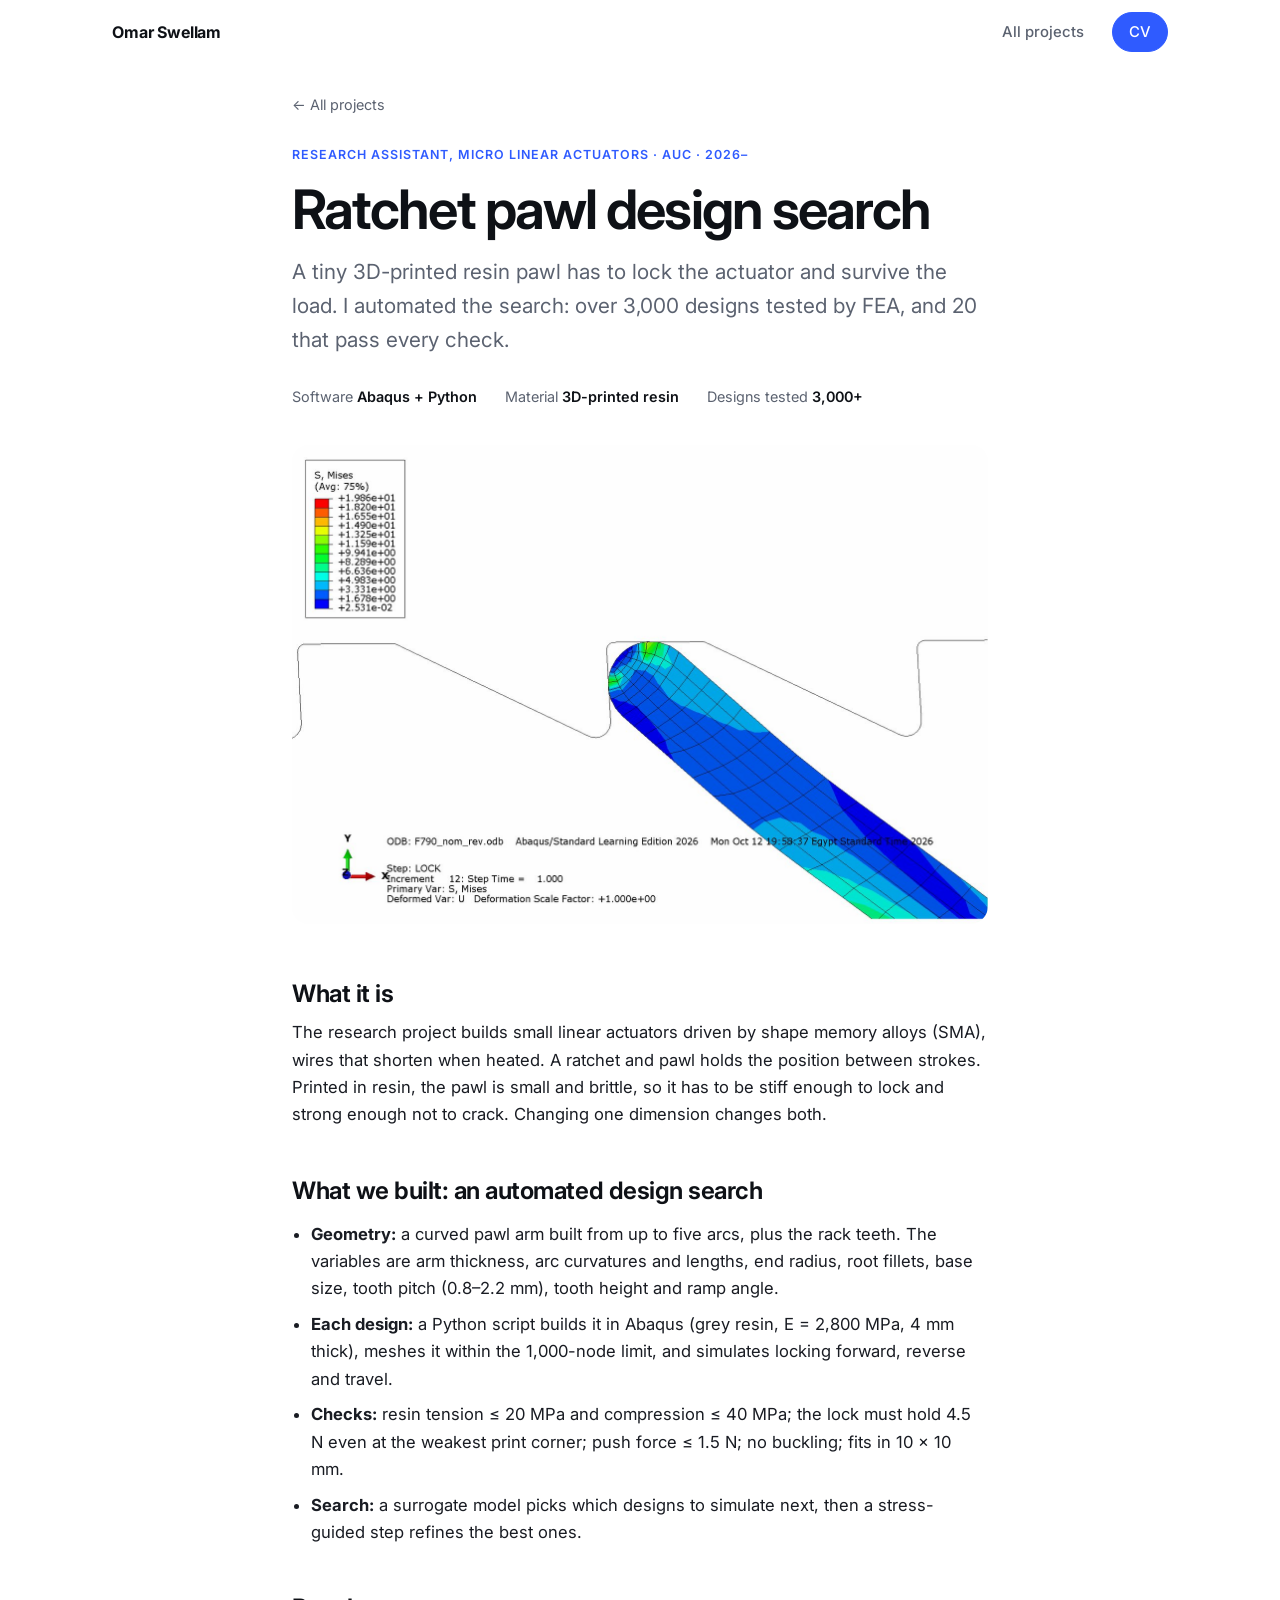
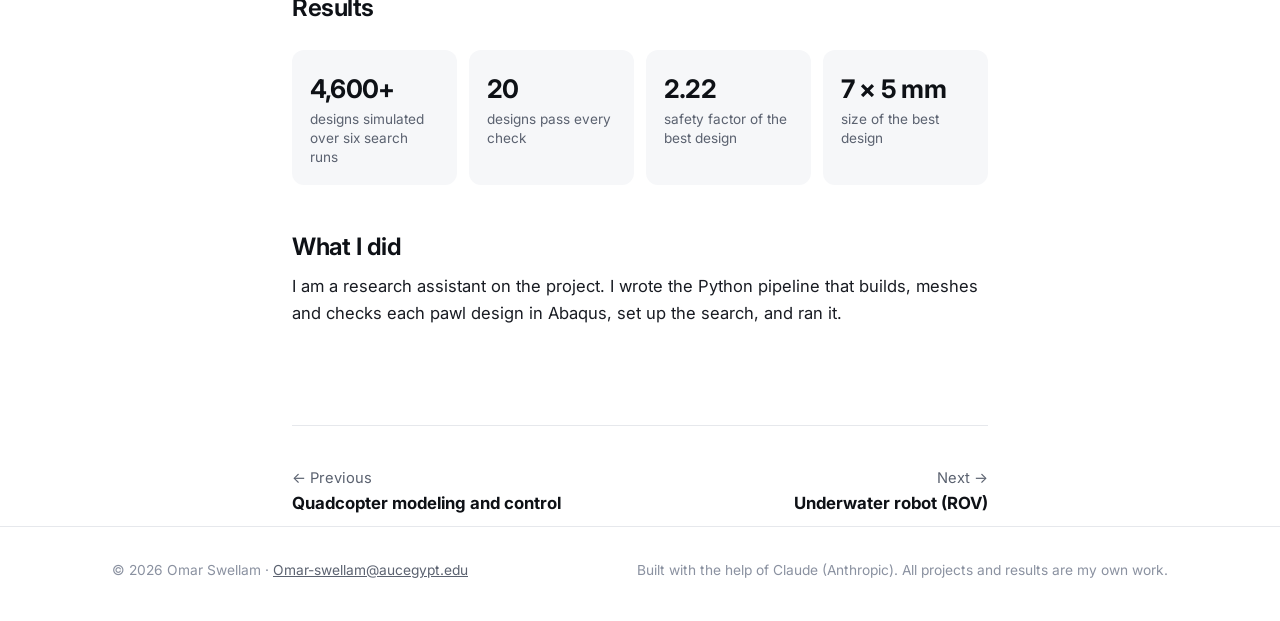
<file: projects/pawl.html>
<!doctype html>
<html lang="en">
<head>
<meta charset="utf-8">
<meta name="viewport" content="width=device-width, initial-scale=1">
<title>Ratchet pawl design search | Omar Swellam</title>
<meta name="description" content="Research assistant: an automated Abaqus search over 3,000+ ratchet-pawl geometries for 3D-printed resin micro actuators.">
<link rel="preconnect" href="https://fonts.googleapis.com">
<link rel="preconnect" href="https://fonts.gstatic.com" crossorigin>
<link href="https://fonts.googleapis.com/css2?family=Inter:wght@400;500;600;700&display=swap" rel="stylesheet">
<link rel="stylesheet" href="../style.css">
</head>
<body>

<header class="nav">
  <div class="wrap nav-in">
    <a class="brand" href="../index.html">Omar Swellam</a>
    <nav class="links" style="display:flex">
      <a href="../index.html#projects">All projects</a>
      <a class="btn small" href="../Omar_Swellam_CV.pdf" target="_blank" rel="noopener">CV</a>
    </nav>
  </div>
</header>

<main class="wrap narrow">
<a class="back" href="../index.html#projects">&larr; All projects</a>
<section class="p-hero">
  <p class="kicker">Research Assistant, Micro Linear Actuators &middot; AUC &middot; 2026&ndash;</p>
  <h1>Ratchet pawl design search</h1>
  <p class="lead">A tiny 3D-printed resin pawl has to lock the actuator and survive the load. I automated the search: over 3,000 designs tested by FEA, and 20 that pass every check.</p>
  <div class="facts"><span>Software <b>Abaqus + Python</b></span><span>Material <b>3D-printed resin</b></span><span>Designs tested <b>3,000+</b></span></div>
</section>
<div class="cover contain"><img src="../img/pawl_mises.jpg" alt="Abaqus von Mises stress in a ratchet pawl"></div>
<section class="p-body">
<h2>What it is</h2>
<p>The research project builds small linear actuators driven by shape memory alloys (SMA), wires that shorten when heated. A ratchet and pawl holds the position between strokes. Printed in resin, the pawl is small and brittle, so it has to be stiff enough to lock and strong enough not to crack. Changing one dimension changes both.</p>

<h2>What we built: an automated design search</h2>
<ul>
  <li><b>Geometry:</b> a curved pawl arm built from up to five arcs, plus the rack teeth. The variables are arm thickness, arc curvatures and lengths, end radius, root fillets, base size, tooth pitch (0.8&ndash;2.2 mm), tooth height and ramp angle.</li>
  <li><b>Each design:</b> a Python script builds it in Abaqus (grey resin, E = 2,800 MPa, 4 mm thick), meshes it within the 1,000-node limit, and simulates locking forward, reverse and travel.</li>
  <li><b>Checks:</b> resin tension &le; 20 MPa and compression &le; 40 MPa; the lock must hold 4.5 N even at the weakest print corner; push force &le; 1.5 N; no buckling; fits in 10 &times; 10 mm.</li>
  <li><b>Search:</b> a surrogate model picks which designs to simulate next, then a stress-guided step refines the best ones.</li>
</ul>

<h2>Results</h2>
<div class="kpis"><div><b>4,600+</b><span>designs simulated over six search runs</span></div><div><b>20</b><span>designs pass every check</span></div><div><b>2.22</b><span>safety factor of the best design</span></div><div><b>7 &times; 5 mm</b><span>size of the best design</span></div></div>

<h2>What I did</h2>
<p>I am a research assistant on the project. I wrote the Python pipeline that builds, meshes and checks each pawl design in Abaqus, set up the search, and ran it.</p>
</section>
<nav class="next">
  <a href="drone.html">&larr; Previous<b>Quadcopter modeling and control</b></a>
  <a href="rov.html">Next &rarr;<b>Underwater robot (ROV)</b></a>
</nav>
</main>

<footer class="foot">
  <div class="wrap foot-in">
    <p>&copy; 2026 Omar Swellam &middot; <a href="mailto:Omar-swellam@aucegypt.edu">Omar-swellam@aucegypt.edu</a></p>
    <p>Built with the help of Claude (Anthropic). All projects and results are my own work.</p>
  </div>
</footer>

<div class="lightbox" hidden><img alt=""><button aria-label="Close">&times;</button></div>
<script src="../script.js"></script>
</body>
</html>
</file>
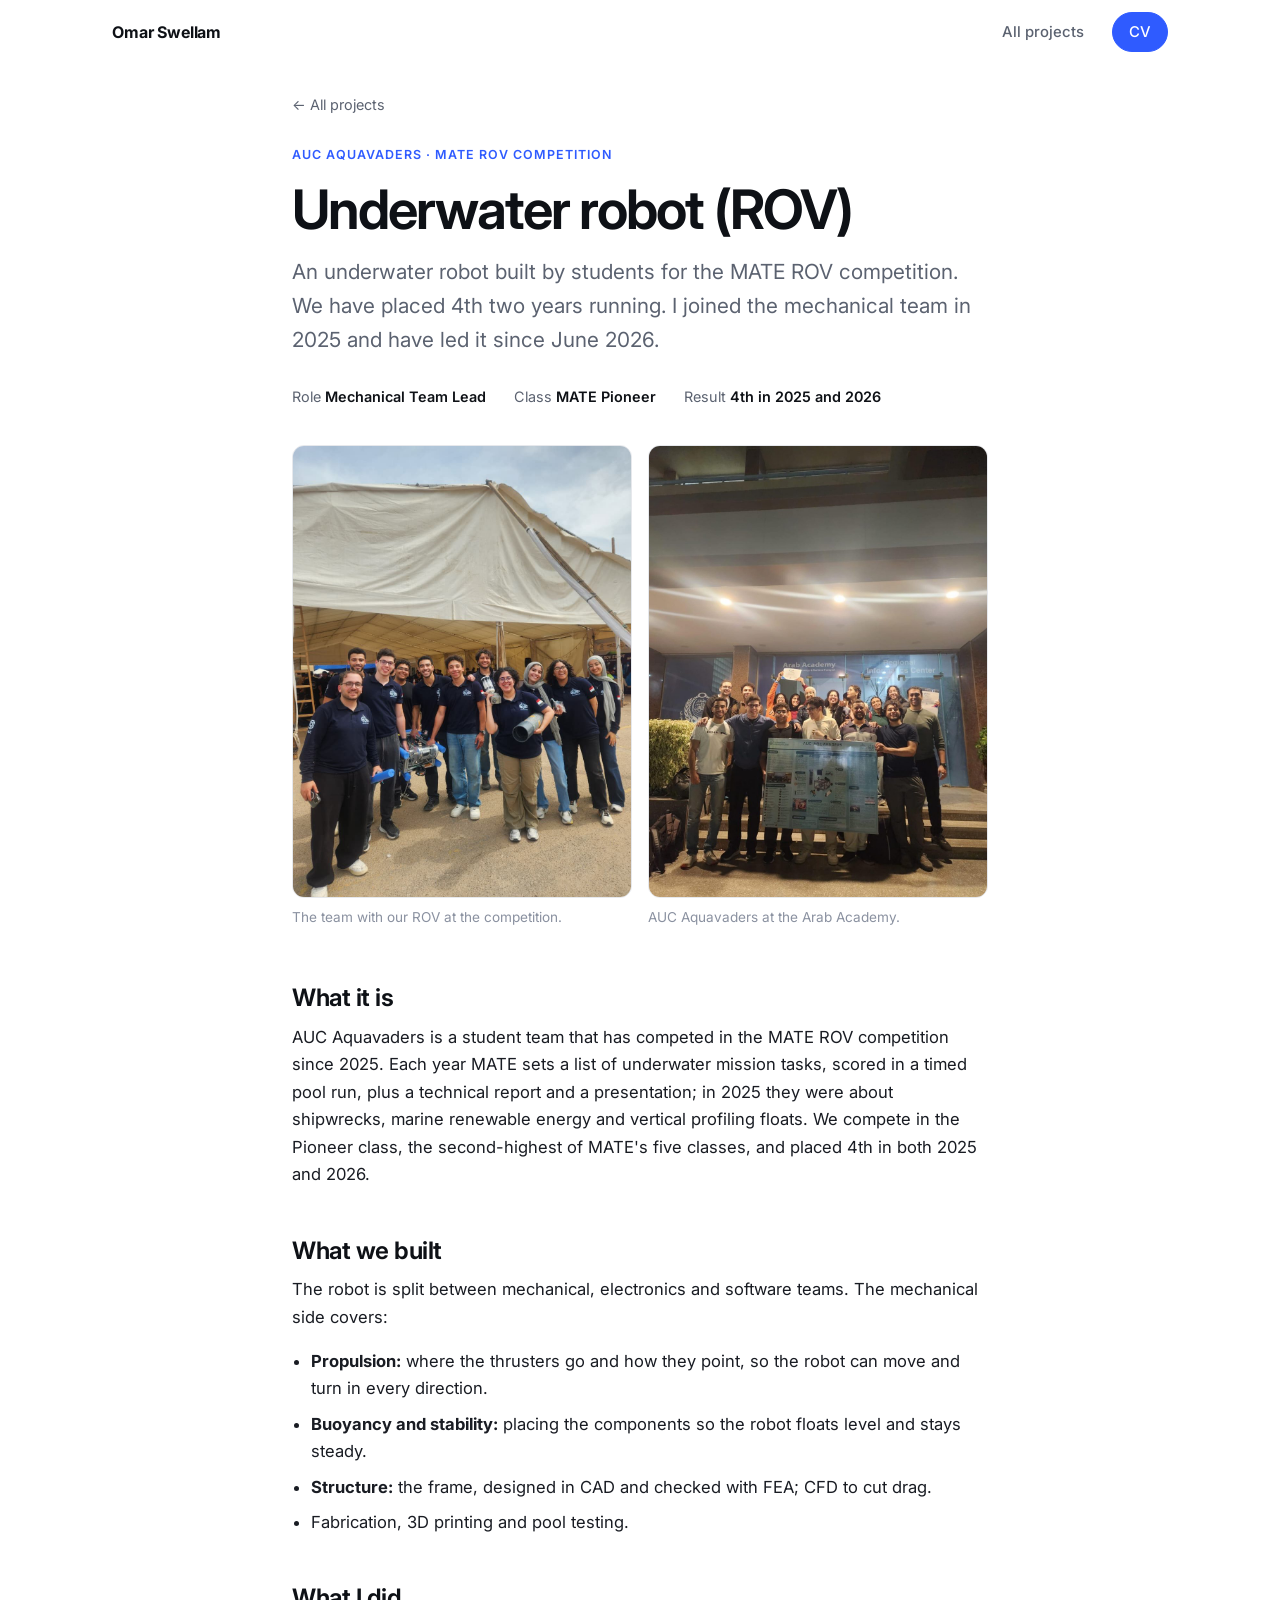
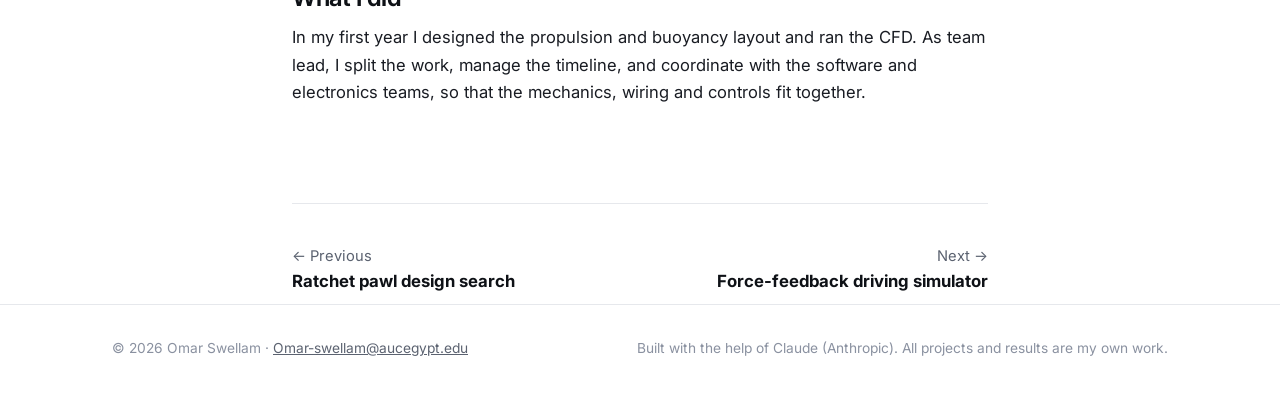
<file: projects/rov.html>
<!doctype html>
<html lang="en">
<head>
<meta charset="utf-8">
<meta name="viewport" content="width=device-width, initial-scale=1">
<title>Underwater robot (ROV) | Omar Swellam</title>
<meta name="description" content="AUC Aquavaders: mechanical team lead for an underwater robot in the MATE ROV competition.">
<link rel="preconnect" href="https://fonts.googleapis.com">
<link rel="preconnect" href="https://fonts.gstatic.com" crossorigin>
<link href="https://fonts.googleapis.com/css2?family=Inter:wght@400;500;600;700&display=swap" rel="stylesheet">
<link rel="stylesheet" href="../style.css">
</head>
<body>

<header class="nav">
  <div class="wrap nav-in">
    <a class="brand" href="../index.html">Omar Swellam</a>
    <nav class="links" style="display:flex">
      <a href="../index.html#projects">All projects</a>
      <a class="btn small" href="../Omar_Swellam_CV.pdf" target="_blank" rel="noopener">CV</a>
    </nav>
  </div>
</header>

<main class="wrap narrow">
<a class="back" href="../index.html#projects">&larr; All projects</a>
<section class="p-hero">
  <p class="kicker">AUC Aquavaders &middot; MATE ROV Competition</p>
  <h1>Underwater robot (ROV)</h1>
  <p class="lead">An underwater robot built by students for the MATE ROV competition. We have placed 4th two years running. I joined the mechanical team in 2025 and have led it since June 2026.</p>
  <div class="facts"><span>Role <b>Mechanical Team Lead</b></span><span>Class <b>MATE Pioneer</b></span><span>Result <b>4th in 2025 and 2026</b></span></div>
</section>
<div class="figs">
  <figure><img src="../img/rov_team.jpg" alt="The team with our ROV at the competition." loading="lazy"><figcaption>The team with our ROV at the competition.</figcaption></figure>
  <figure><img src="../img/rov_poster.jpg" alt="AUC Aquavaders at the Arab Academy." loading="lazy"><figcaption>AUC Aquavaders at the Arab Academy.</figcaption></figure>
</div>
<section class="p-body">
<h2>What it is</h2>
<p>AUC Aquavaders is a student team that has competed in the MATE ROV competition since 2025. Each year MATE sets a list of underwater mission tasks, scored in a timed pool run, plus a technical report and a presentation; in 2025 they were about shipwrecks, marine renewable energy and vertical profiling floats. We compete in the Pioneer class, the second-highest of MATE's five classes, and placed 4th in both 2025 and 2026.</p>

<h2>What we built</h2>
<p>The robot is split between mechanical, electronics and software teams. The mechanical side covers:</p>
<ul>
  <li><b>Propulsion:</b> where the thrusters go and how they point, so the robot can move and turn in every direction.</li>
  <li><b>Buoyancy and stability:</b> placing the components so the robot floats level and stays steady.</li>
  <li><b>Structure:</b> the frame, designed in CAD and checked with FEA; CFD to cut drag.</li>
  <li>Fabrication, 3D printing and pool testing.</li>
</ul>

<h2>What I did</h2>
<p>In my first year I designed the propulsion and buoyancy layout and ran the CFD. As team lead, I split the work, manage the timeline, and coordinate with the software and electronics teams, so that the mechanics, wiring and controls fit together.</p>
</section>
<nav class="next">
  <a href="pawl.html">&larr; Previous<b>Ratchet pawl design search</b></a>
  <a href="simulator.html">Next &rarr;<b>Force-feedback driving simulator</b></a>
</nav>
</main>

<footer class="foot">
  <div class="wrap foot-in">
    <p>&copy; 2026 Omar Swellam &middot; <a href="mailto:Omar-swellam@aucegypt.edu">Omar-swellam@aucegypt.edu</a></p>
    <p>Built with the help of Claude (Anthropic). All projects and results are my own work.</p>
  </div>
</footer>

<div class="lightbox" hidden><img alt=""><button aria-label="Close">&times;</button></div>
<script src="../script.js"></script>
</body>
</html>
</file>
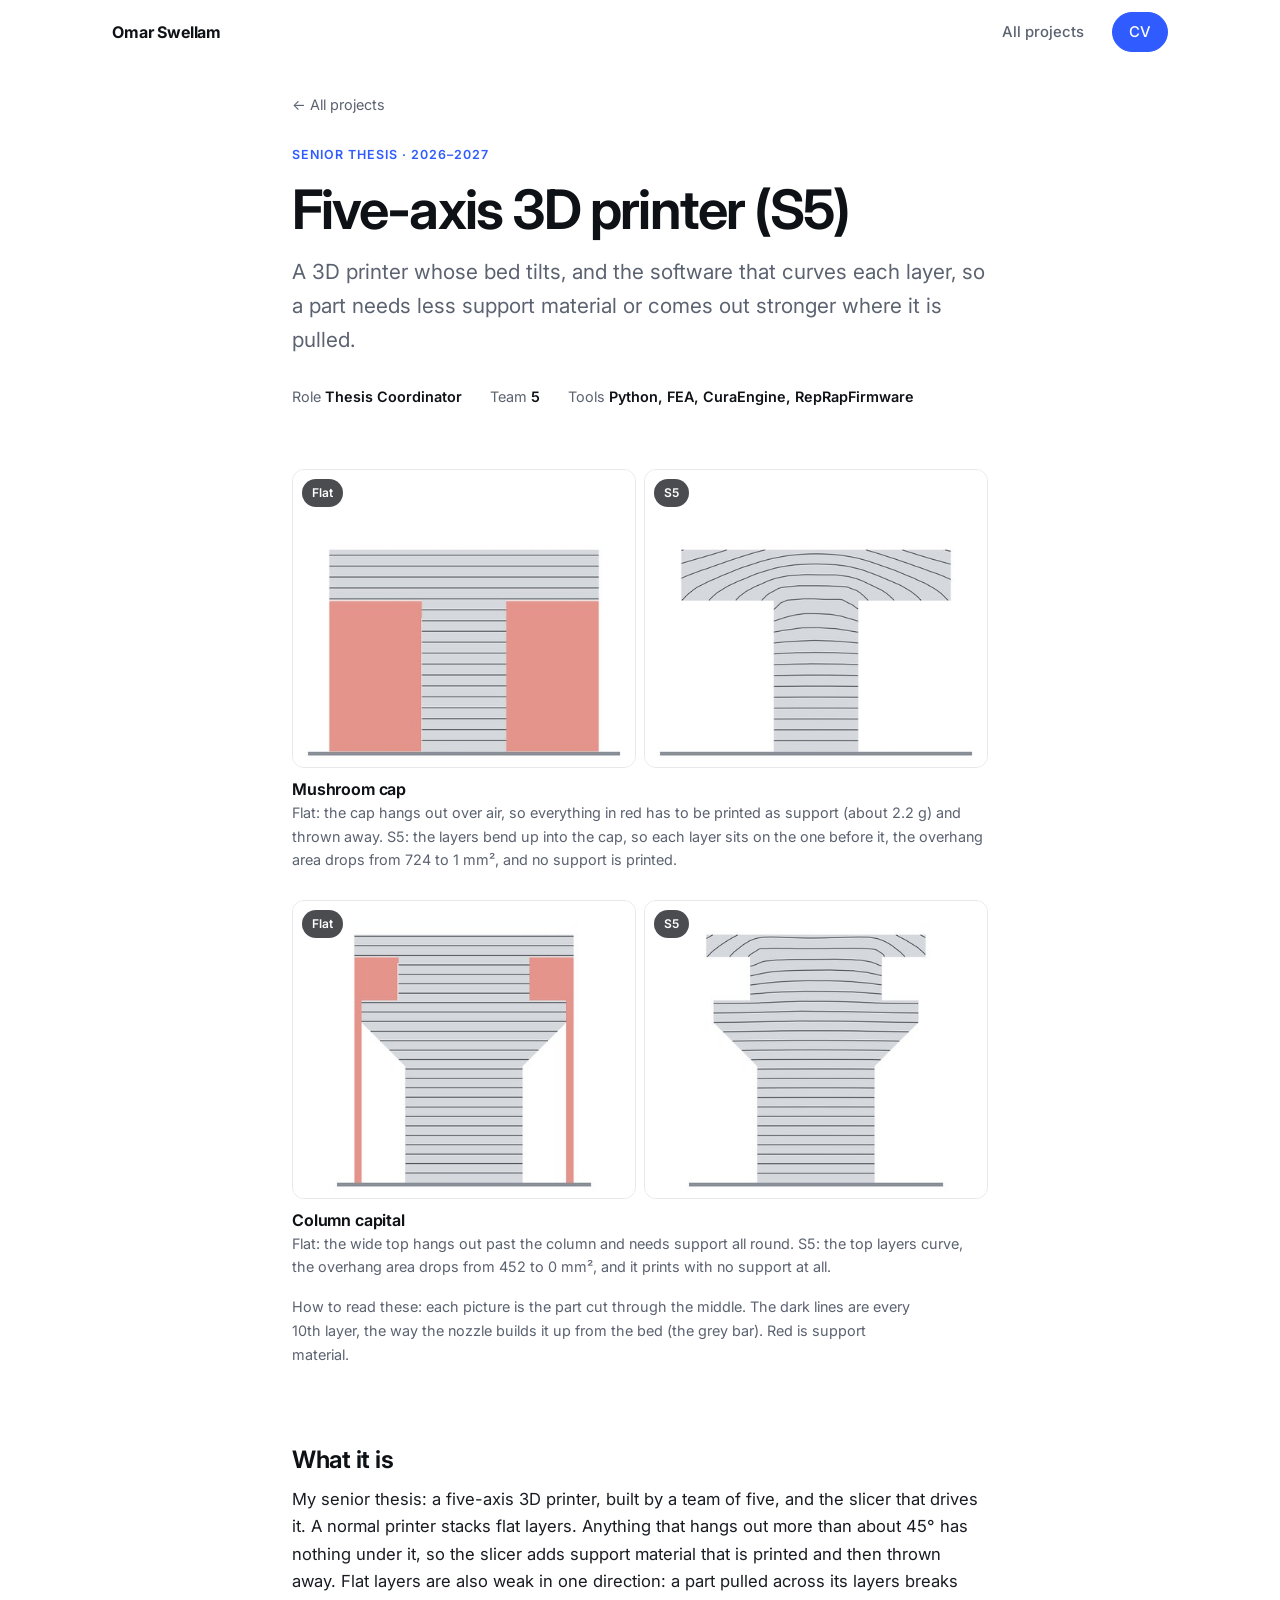
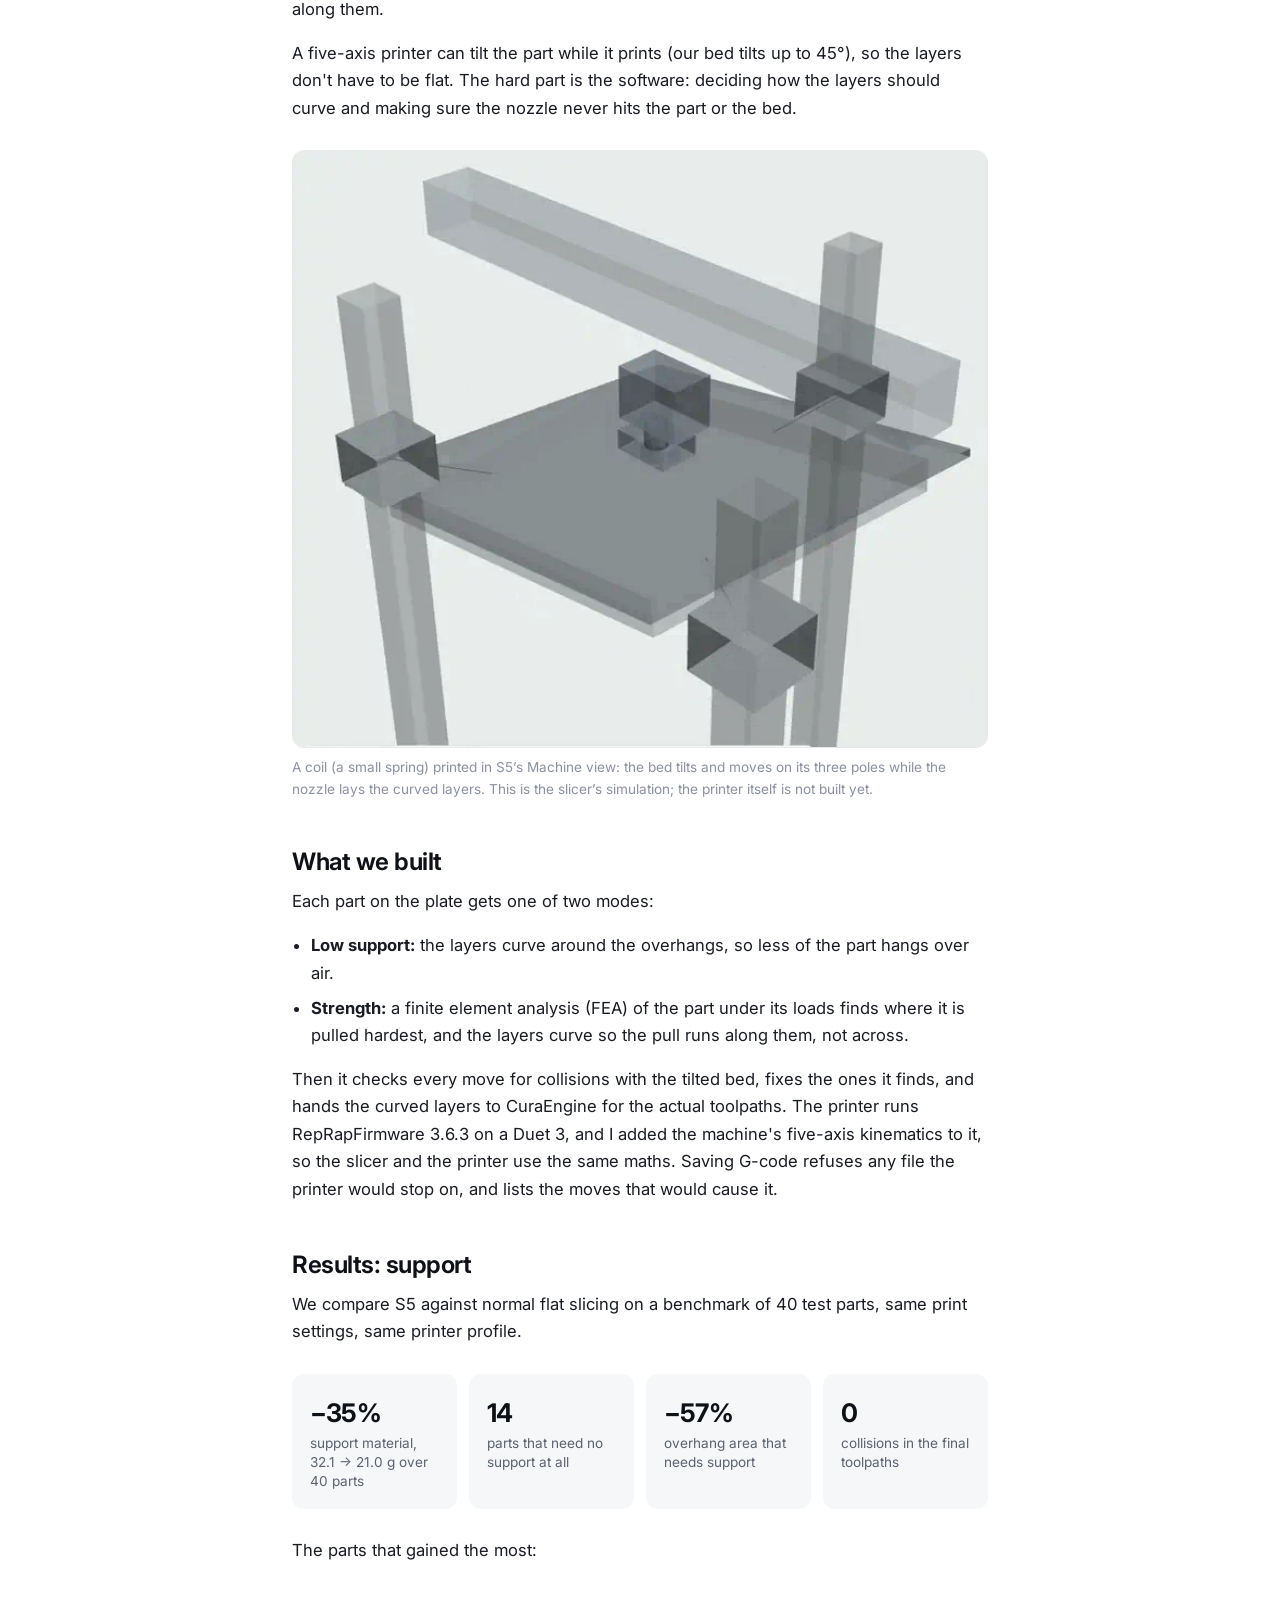
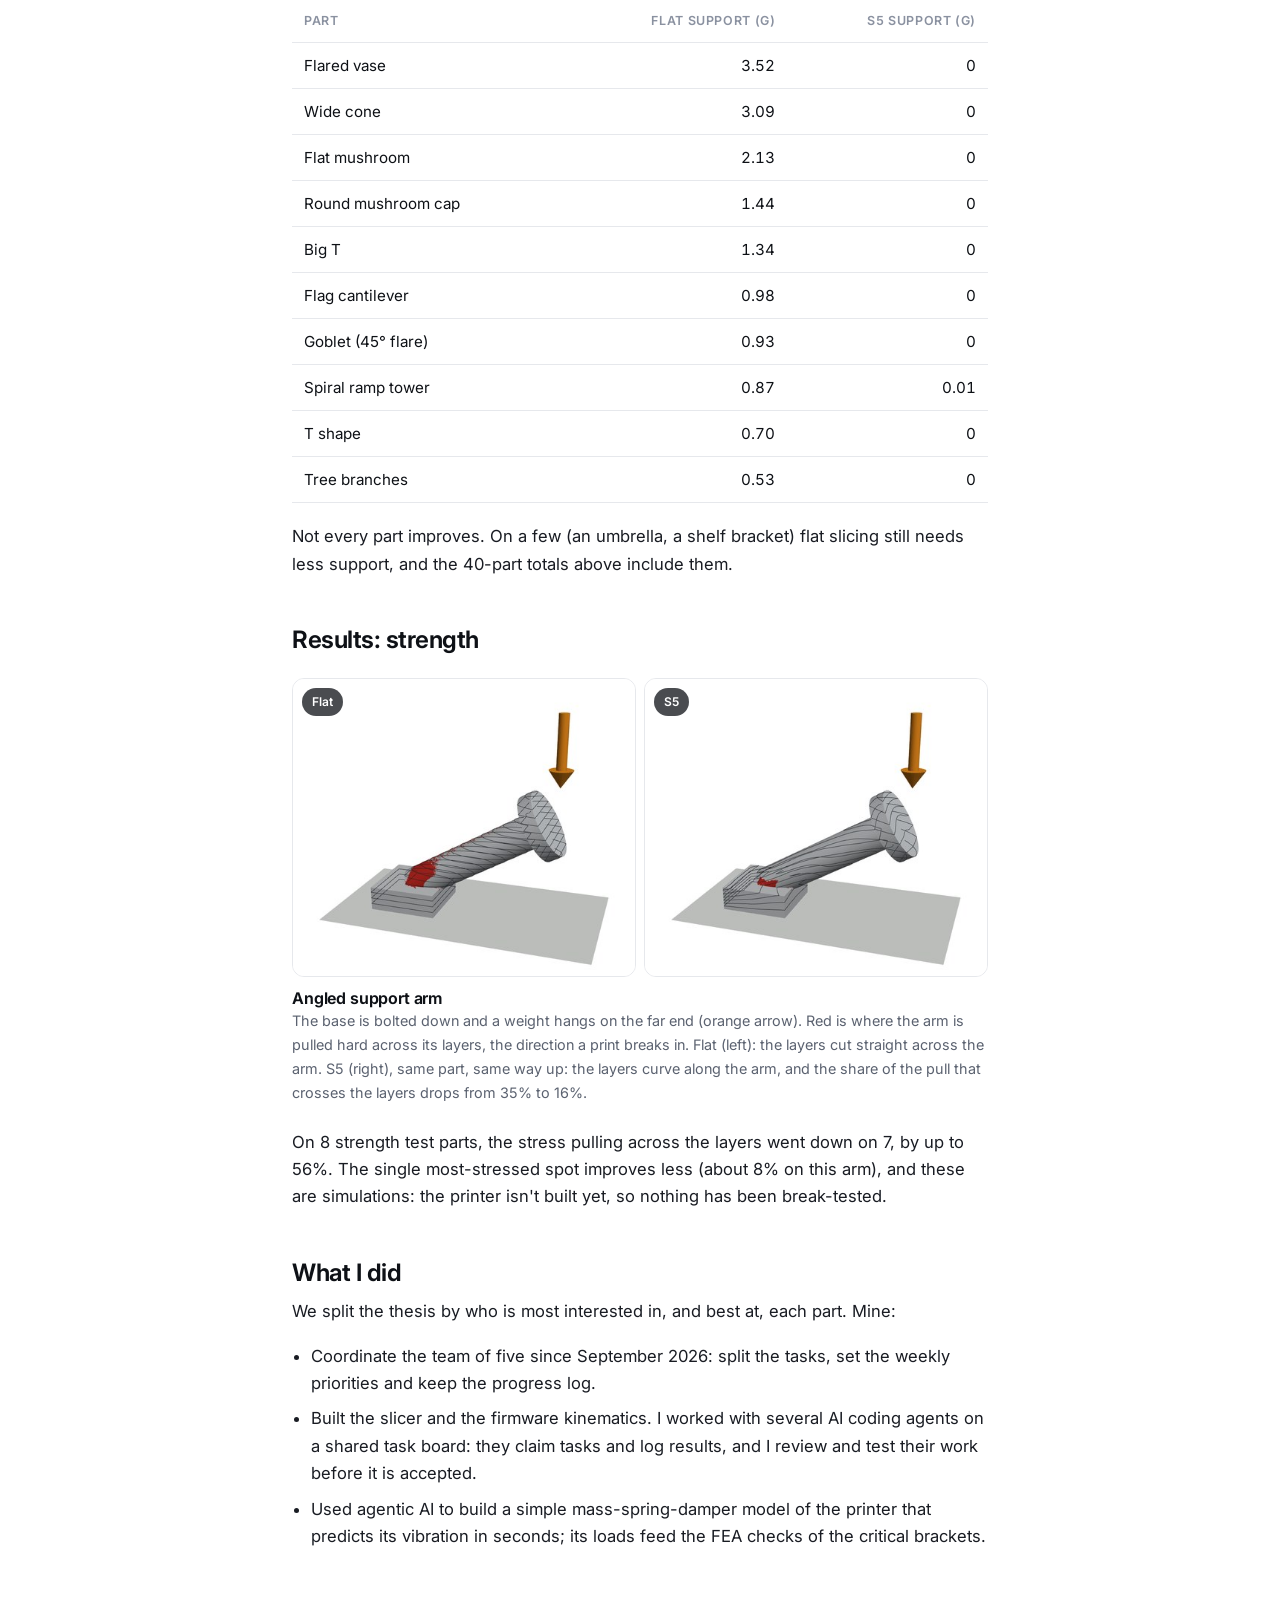
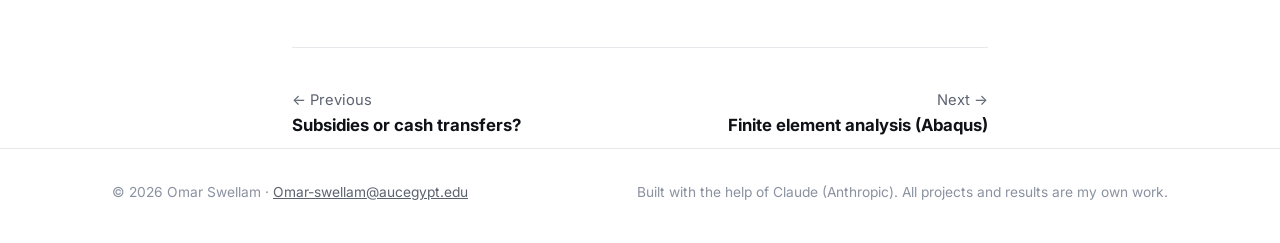
<file: projects/s5.html>
<!doctype html>
<html lang="en">
<head>
<meta charset="utf-8">
<meta name="viewport" content="width=device-width, initial-scale=1">
<title>Five-axis 3D printer (S5) | Omar Swellam</title>
<meta name="description" content="Senior thesis: a five-axis 3D printer and the slicer that curves its layers for less support or more strength.">
<link rel="preconnect" href="https://fonts.googleapis.com">
<link rel="preconnect" href="https://fonts.gstatic.com" crossorigin>
<link href="https://fonts.googleapis.com/css2?family=Inter:wght@400;500;600;700&display=swap" rel="stylesheet">
<link rel="stylesheet" href="../style.css">
</head>
<body>

<header class="nav">
  <div class="wrap nav-in">
    <a class="brand" href="../index.html">Omar Swellam</a>
    <nav class="links" style="display:flex">
      <a href="../index.html#projects">All projects</a>
      <a class="btn small" href="../Omar_Swellam_CV.pdf" target="_blank" rel="noopener">CV</a>
    </nav>
  </div>
</header>

<main class="wrap narrow">
<a class="back" href="../index.html#projects">&larr; All projects</a>
<section class="p-hero">
  <p class="kicker">Senior thesis &middot; 2026&ndash;2027</p>
  <h1>Five-axis 3D printer (S5)</h1>
  <p class="lead">A 3D printer whose bed tilts, and the software that curves each layer, so a part needs less support material or comes out stronger where it is pulled.</p>
  <div class="facts"><span>Role <b>Thesis Coordinator</b></span><span>Team <b>5</b></span><span>Tools <b>Python, FEA, CuraEngine, RepRapFirmware</b></span></div>
</section>
<div class="pairs">
<div class="pair">
  <div class="ba">
    <figure><img src="../img/s5_mushroom_flat.jpg" alt="Mushroom cap, flat layers" loading="lazy"><span class="tag l">Flat</span></figure>
    <figure><img src="../img/s5_mushroom_s5.jpg" alt="Mushroom cap, S5 curved layers" loading="lazy"><span class="tag l">S5</span></figure>
  </div>
  <h3>Mushroom cap</h3><p>Flat: the cap hangs out over air, so everything in red has to be printed as support (about 2.2 g) and thrown away. S5: the layers bend up into the cap, so each layer sits on the one before it, the overhang area drops from 724 to 1 mm&sup2;, and no support is printed.</p>
</div>
<div class="pair">
  <div class="ba">
    <figure><img src="../img/s5_capital_flat.jpg" alt="Column capital, flat layers" loading="lazy"><span class="tag l">Flat</span></figure>
    <figure><img src="../img/s5_capital_s5.jpg" alt="Column capital, S5 curved layers" loading="lazy"><span class="tag l">S5</span></figure>
  </div>
  <h3>Column capital</h3><p>Flat: the wide top hangs out past the column and needs support all round. S5: the top layers curve, the overhang area drops from 452 to 0 mm&sup2;, and it prints with no support at all.</p>
</div>
</div>
<p class="note">How to read these: each picture is the part cut through the middle. The dark lines are every 10th layer, the way the nozzle builds it up from the bed (the grey bar). Red is support material.</p>
<section class="p-body">
<h2>What it is</h2>
<p>My senior thesis: a five-axis 3D printer, built by a team of five, and the slicer that drives it. A normal printer stacks flat layers. Anything that hangs out more than about 45&deg; has nothing under it, so the slicer adds support material that is printed and then thrown away. Flat layers are also weak in one direction: a part pulled across its layers breaks along them.</p>
<p>A five-axis printer can tilt the part while it prints (our bed tilts up to 45&deg;), so the layers don't have to be flat. The hard part is the software: deciding how the layers should curve and making sure the nozzle never hits the part or the bed.</p>
<figure><img src="../img/s5_print.webp" alt="Animation of the S5 printer&rsquo;s bed tilting while it prints a coil" loading="lazy"><figcaption>A coil (a small spring) printed in S5&rsquo;s Machine view: the bed tilts and moves on its three poles while the nozzle lays the curved layers. This is the slicer&rsquo;s simulation; the printer itself is not built yet.</figcaption></figure>

<h2>What we built</h2>
<p>Each part on the plate gets one of two modes:</p>
<ul>
  <li><b>Low support:</b> the layers curve around the overhangs, so less of the part hangs over air.</li>
  <li><b>Strength:</b> a finite element analysis (FEA) of the part under its loads finds where it is pulled hardest, and the layers curve so the pull runs along them, not across.</li>
</ul>
<p>Then it checks every move for collisions with the tilted bed, fixes the ones it finds, and hands the curved layers to CuraEngine for the actual toolpaths. The printer runs RepRapFirmware 3.6.3 on a Duet 3, and I added the machine's five-axis kinematics to it, so the slicer and the printer use the same maths. Saving G-code refuses any file the printer would stop on, and lists the moves that would cause it.</p>

<h2>Results: support</h2>
<p>We compare S5 against normal flat slicing on a benchmark of 40 test parts, same print settings, same printer profile.</p>
<div class="kpis"><div><b>&minus;35%</b><span>support material, 32.1 &rarr; 21.0 g over 40 parts</span></div><div><b>14</b><span>parts that need no support at all</span></div><div><b>&minus;57%</b><span>overhang area that needs support</span></div><div><b>0</b><span>collisions in the final toolpaths</span></div></div>
<p>The parts that gained the most:</p>
<div class="table-wrap"><table>
  <thead><tr><th>Part</th><th class="num">Flat support (g)</th><th class="num">S5 support (g)</th></tr></thead>
  <tbody>
    <tr><td>Flared vase</td><td class="num">3.52</td><td class="num">0</td></tr>
    <tr><td>Wide cone</td><td class="num">3.09</td><td class="num">0</td></tr>
    <tr><td>Flat mushroom</td><td class="num">2.13</td><td class="num">0</td></tr>
    <tr><td>Round mushroom cap</td><td class="num">1.44</td><td class="num">0</td></tr>
    <tr><td>Big T</td><td class="num">1.34</td><td class="num">0</td></tr>
    <tr><td>Flag cantilever</td><td class="num">0.98</td><td class="num">0</td></tr>
    <tr><td>Goblet (45&deg; flare)</td><td class="num">0.93</td><td class="num">0</td></tr>
    <tr><td>Spiral ramp tower</td><td class="num">0.87</td><td class="num">0.01</td></tr>
    <tr><td>T shape</td><td class="num">0.70</td><td class="num">0</td></tr>
    <tr><td>Tree branches</td><td class="num">0.53</td><td class="num">0</td></tr>
  </tbody>
</table></div>
<p>Not every part improves. On a few (an umbrella, a shelf bracket) flat slicing still needs less support, and the 40-part totals above include them.</p>

<h2>Results: strength</h2>
<div class="pairs"><div class="pair">
  <div class="ba">
    <figure><img src="../img/s5_arm_flat.jpg" alt="Angled support arm, flat layers" loading="lazy"><span class="tag l">Flat</span></figure>
    <figure><img src="../img/s5_arm_s5.jpg" alt="Angled support arm, S5 curved layers" loading="lazy"><span class="tag l">S5</span></figure>
  </div>
  <h3>Angled support arm</h3><p>The base is bolted down and a weight hangs on the far end (orange arrow). Red is where the arm is pulled hard across its layers, the direction a print breaks in. Flat (left): the layers cut straight across the arm. S5 (right), same part, same way up: the layers curve along the arm, and the share of the pull that crosses the layers drops from 35% to 16%.</p>
</div></div>
<p>On 8 strength test parts, the stress pulling across the layers went down on 7, by up to 56%. The single most-stressed spot improves less (about 8% on this arm), and these are simulations: the printer isn't built yet, so nothing has been break-tested.</p>

<h2>What I did</h2>
<p>We split the thesis by who is most interested in, and best at, each part. Mine:</p>
<ul>
  <li>Coordinate the team of five since September 2026: split the tasks, set the weekly priorities and keep the progress log.</li>
  <li>Built the slicer and the firmware kinematics. I worked with several AI coding agents on a shared task board: they claim tasks and log results, and I review and test their work before it is accepted.</li>
  <li>Used agentic AI to build a simple mass-spring-damper model of the printer that predicts its vibration in seconds; its loads feed the FEA checks of the critical brackets.</li>
</ul>
</section>
<nav class="next">
  <a href="subsidies.html">&larr; Previous<b>Subsidies or cash transfers?</b></a>
  <a href="fem.html">Next &rarr;<b>Finite element analysis (Abaqus)</b></a>
</nav>
</main>

<footer class="foot">
  <div class="wrap foot-in">
    <p>&copy; 2026 Omar Swellam &middot; <a href="mailto:Omar-swellam@aucegypt.edu">Omar-swellam@aucegypt.edu</a></p>
    <p>Built with the help of Claude (Anthropic). All projects and results are my own work.</p>
  </div>
</footer>

<div class="lightbox" hidden><img alt=""><button aria-label="Close">&times;</button></div>
<script src="../script.js"></script>
</body>
</html>
</file>
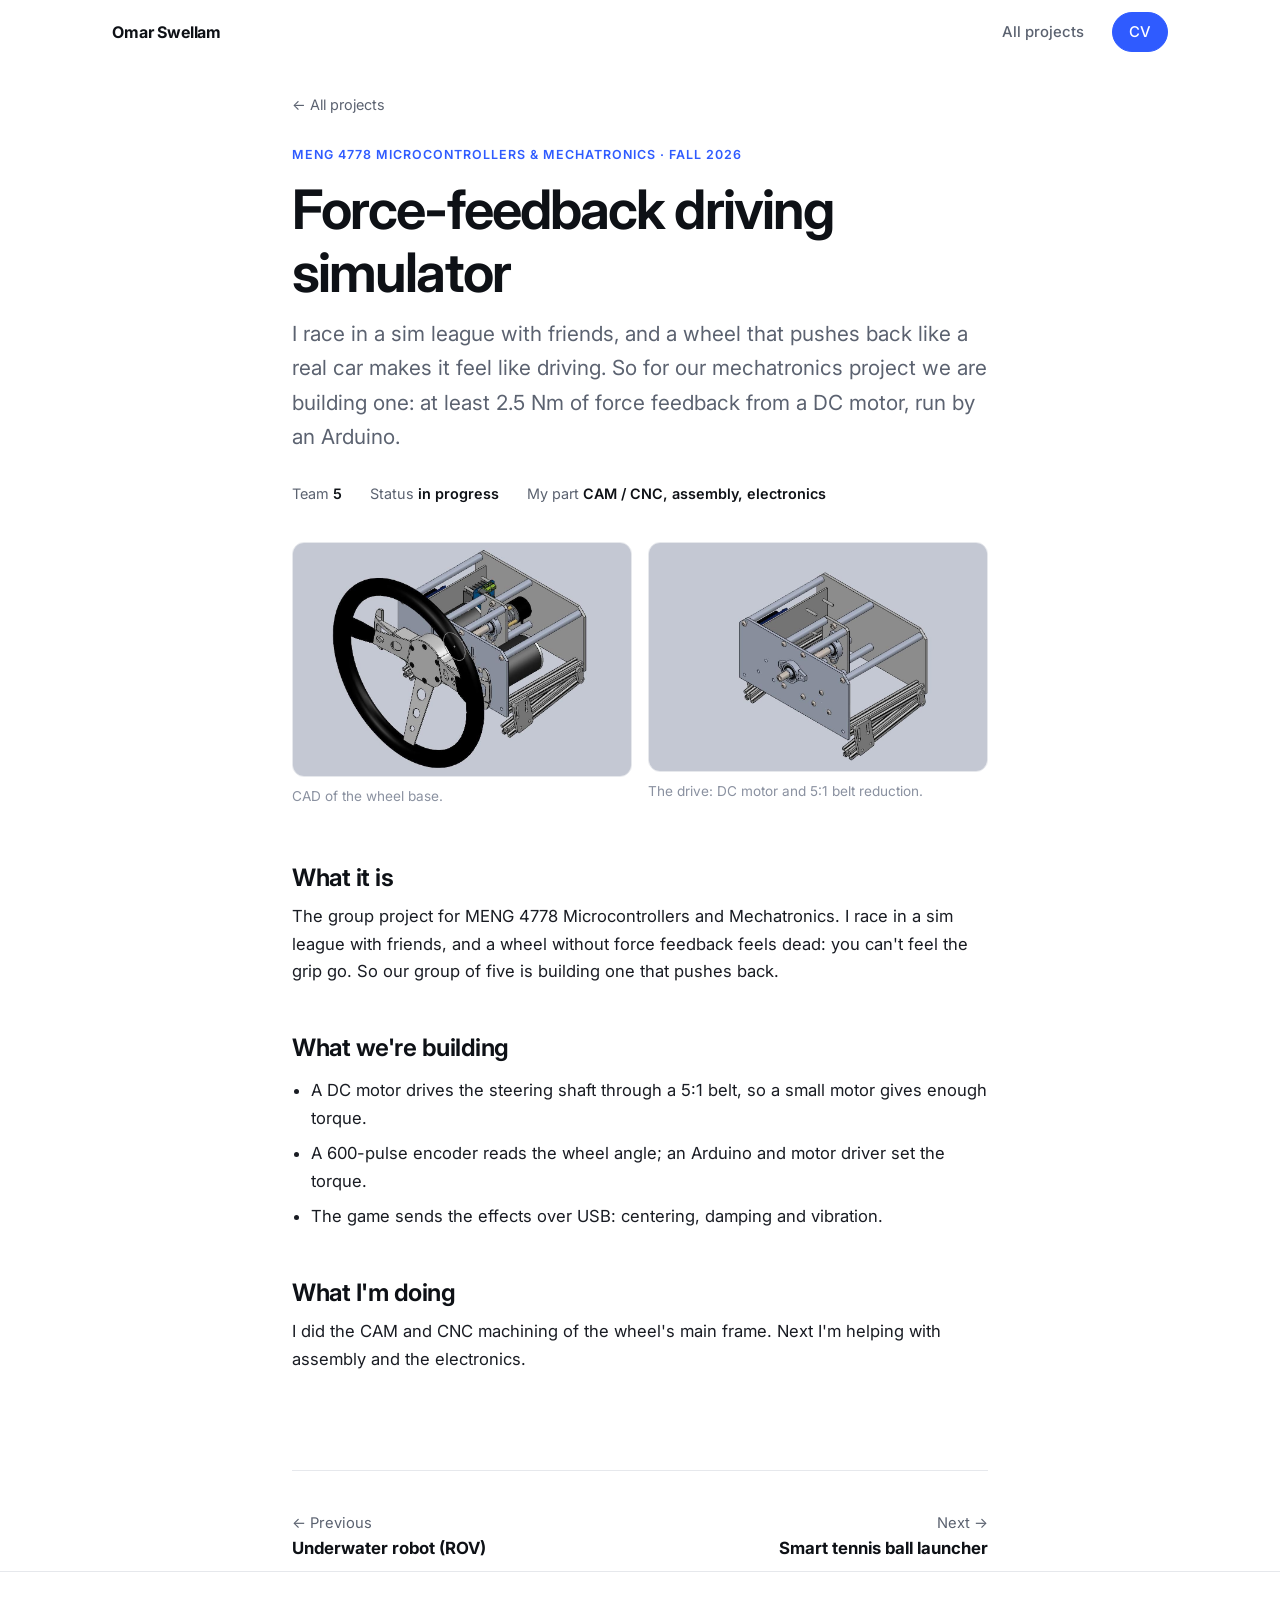
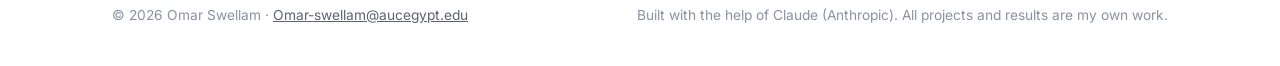
<file: projects/simulator.html>
<!doctype html>
<html lang="en">
<head>
<meta charset="utf-8">
<meta name="viewport" content="width=device-width, initial-scale=1">
<title>Force-feedback driving simulator | Omar Swellam</title>
<meta name="description" content="MENG 4778 Microcontrollers and Mechatronics: a force-feedback steering wheel for a driving simulator.">
<link rel="preconnect" href="https://fonts.googleapis.com">
<link rel="preconnect" href="https://fonts.gstatic.com" crossorigin>
<link href="https://fonts.googleapis.com/css2?family=Inter:wght@400;500;600;700&display=swap" rel="stylesheet">
<link rel="stylesheet" href="../style.css">
</head>
<body>

<header class="nav">
  <div class="wrap nav-in">
    <a class="brand" href="../index.html">Omar Swellam</a>
    <nav class="links" style="display:flex">
      <a href="../index.html#projects">All projects</a>
      <a class="btn small" href="../Omar_Swellam_CV.pdf" target="_blank" rel="noopener">CV</a>
    </nav>
  </div>
</header>

<main class="wrap narrow">
<a class="back" href="../index.html#projects">&larr; All projects</a>
<section class="p-hero">
  <p class="kicker">MENG 4778 Microcontrollers &amp; Mechatronics &middot; Fall 2026</p>
  <h1>Force-feedback driving simulator</h1>
  <p class="lead">I race in a sim league with friends, and a wheel that pushes back like a real car makes it feel like driving. So for our mechatronics project we are building one: at least 2.5 Nm of force feedback from a DC motor, run by an Arduino.</p>
  <div class="facts"><span>Team <b>5</b></span><span>Status <b>in progress</b></span><span>My part <b>CAM / CNC, assembly, electronics</b></span></div>
</section>
<div class="figs">
  <figure><img src="../img/sim_cad.jpg" alt="CAD of the wheel base." loading="lazy"><figcaption>CAD of the wheel base.</figcaption></figure>
  <figure><img src="../img/sim_cad2.jpg" alt="The drive: DC motor and 5:1 belt reduction." loading="lazy"><figcaption>The drive: DC motor and 5:1 belt reduction.</figcaption></figure>
</div>
<section class="p-body">
<h2>What it is</h2>
<p>The group project for MENG 4778 Microcontrollers and Mechatronics. I race in a sim league with friends, and a wheel without force feedback feels dead: you can't feel the grip go. So our group of five is building one that pushes back.</p>

<h2>What we're building</h2>
<ul>
  <li>A DC motor drives the steering shaft through a 5:1 belt, so a small motor gives enough torque.</li>
  <li>A 600-pulse encoder reads the wheel angle; an Arduino and motor driver set the torque.</li>
  <li>The game sends the effects over USB: centering, damping and vibration.</li>
</ul>

<h2>What I'm doing</h2>
<p>I did the CAM and CNC machining of the wheel's main frame. Next I'm helping with assembly and the electronics.</p>
</section>
<nav class="next">
  <a href="rov.html">&larr; Previous<b>Underwater robot (ROV)</b></a>
  <a href="launcher.html">Next &rarr;<b>Smart tennis ball launcher</b></a>
</nav>
</main>

<footer class="foot">
  <div class="wrap foot-in">
    <p>&copy; 2026 Omar Swellam &middot; <a href="mailto:Omar-swellam@aucegypt.edu">Omar-swellam@aucegypt.edu</a></p>
    <p>Built with the help of Claude (Anthropic). All projects and results are my own work.</p>
  </div>
</footer>

<div class="lightbox" hidden><img alt=""><button aria-label="Close">&times;</button></div>
<script src="../script.js"></script>
</body>
</html>
</file>
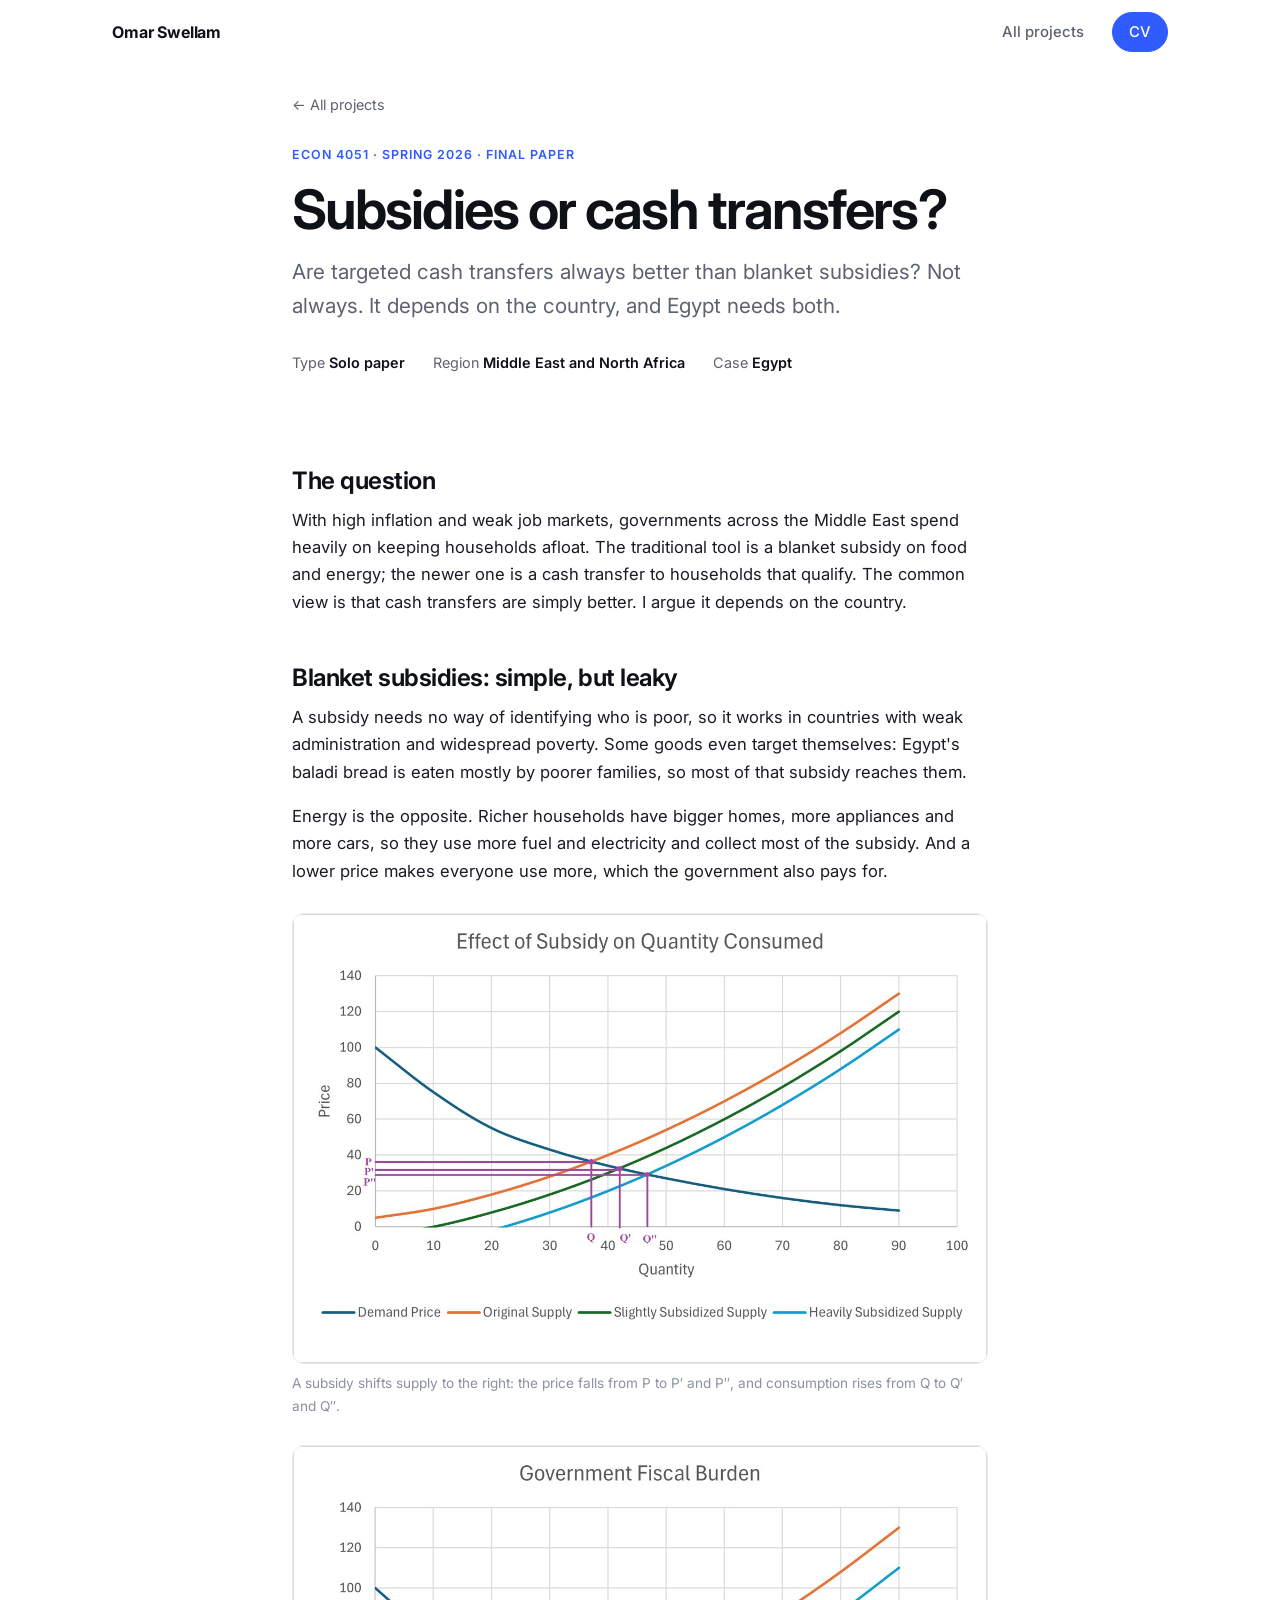
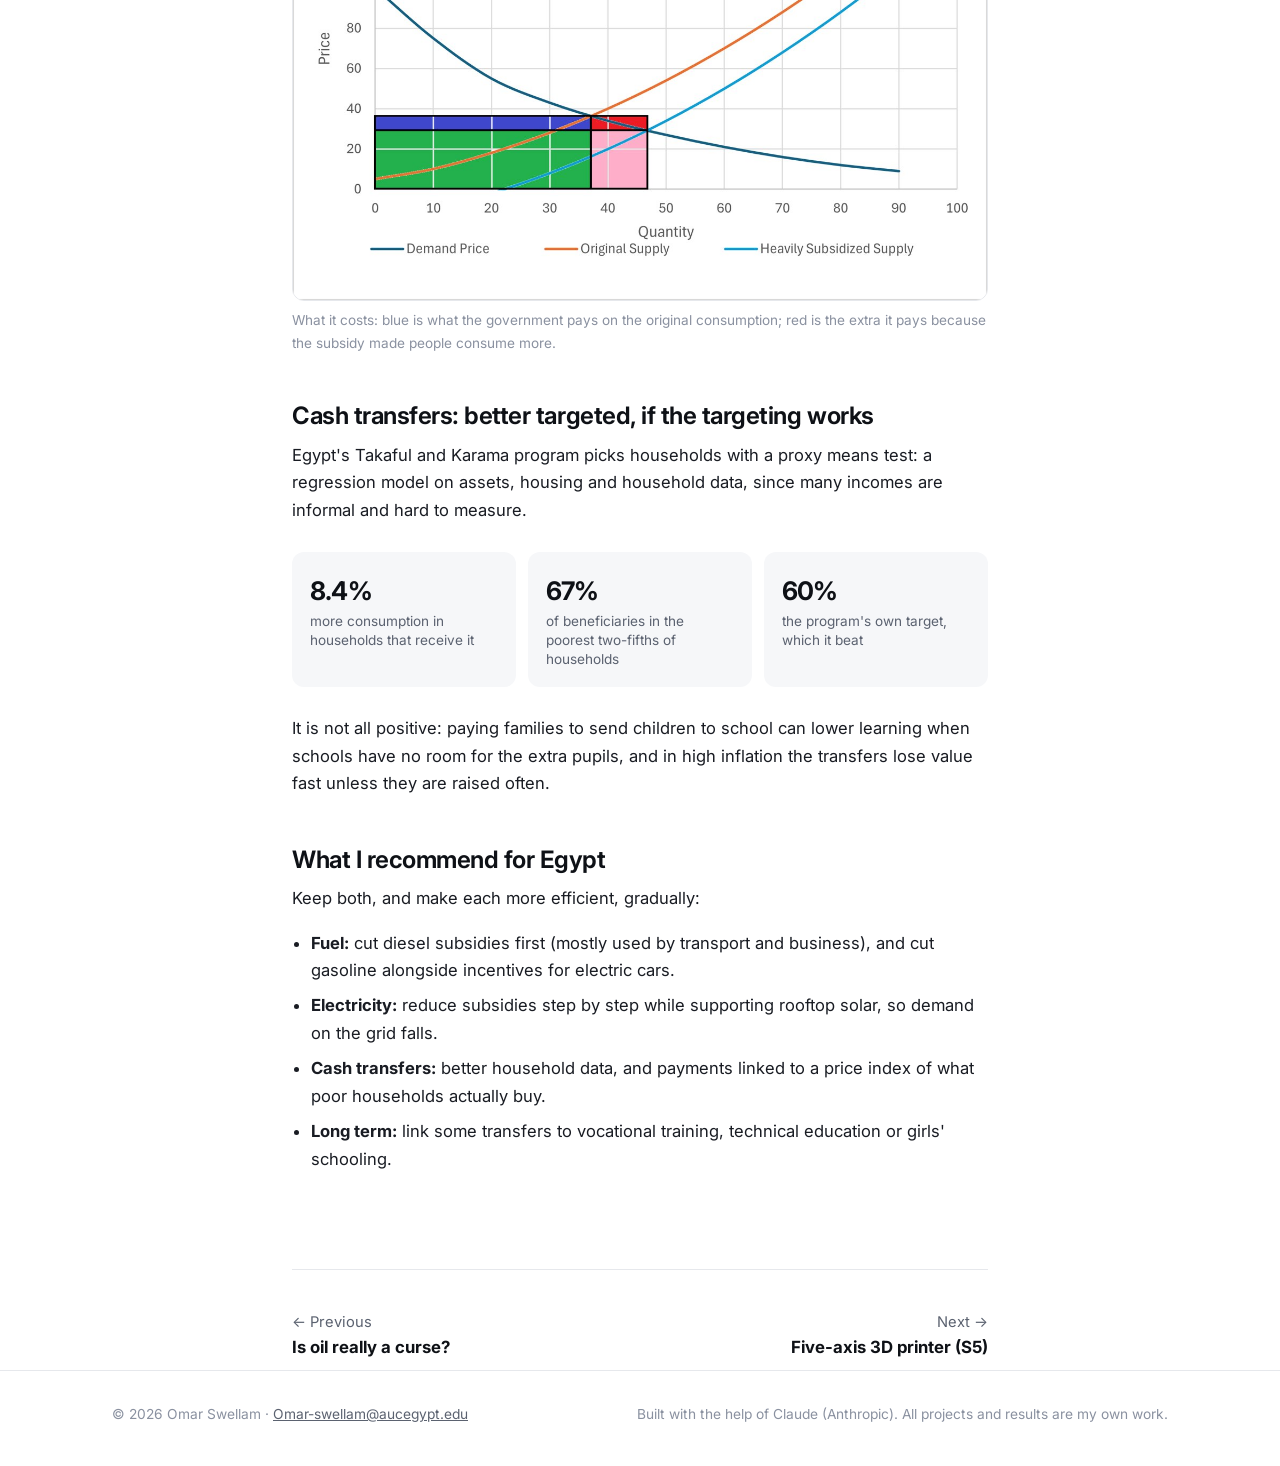
<file: projects/subsidies.html>
<!doctype html>
<html lang="en">
<head>
<meta charset="utf-8">
<meta name="viewport" content="width=device-width, initial-scale=1">
<title>Subsidies or cash transfers? | Omar Swellam</title>
<meta name="description" content="ECON 4051 final paper: blanket subsidies or targeted cash transfers in the Middle East, and a mixed, gradual reform path for Egypt.">
<link rel="preconnect" href="https://fonts.googleapis.com">
<link rel="preconnect" href="https://fonts.gstatic.com" crossorigin>
<link href="https://fonts.googleapis.com/css2?family=Inter:wght@400;500;600;700&display=swap" rel="stylesheet">
<link rel="stylesheet" href="../style.css">
</head>
<body>

<header class="nav">
  <div class="wrap nav-in">
    <a class="brand" href="../index.html">Omar Swellam</a>
    <nav class="links" style="display:flex">
      <a href="../index.html#projects">All projects</a>
      <a class="btn small" href="../Omar_Swellam_CV.pdf" target="_blank" rel="noopener">CV</a>
    </nav>
  </div>
</header>

<main class="wrap narrow">
<a class="back" href="../index.html#projects">&larr; All projects</a>
<section class="p-hero">
  <p class="kicker">ECON 4051 &middot; Spring 2026 &middot; final paper</p>
  <h1>Subsidies or cash transfers?</h1>
  <p class="lead">Are targeted cash transfers always better than blanket subsidies? Not always. It depends on the country, and Egypt needs both.</p>
  <div class="facts"><span>Type <b>Solo paper</b></span><span>Region <b>Middle East and North Africa</b></span><span>Case <b>Egypt</b></span></div>
</section>
<section class="p-body">
<h2>The question</h2>
<p>With high inflation and weak job markets, governments across the Middle East spend heavily on keeping households afloat. The traditional tool is a blanket subsidy on food and energy; the newer one is a cash transfer to households that qualify. The common view is that cash transfers are simply better. I argue it depends on the country.</p>

<h2>Blanket subsidies: simple, but leaky</h2>
<p>A subsidy needs no way of identifying who is poor, so it works in countries with weak administration and widespread poverty. Some goods even target themselves: Egypt's baladi bread is eaten mostly by poorer families, so most of that subsidy reaches them.</p>
<p>Energy is the opposite. Richer households have bigger homes, more appliances and more cars, so they use more fuel and electricity and collect most of the subsidy. And a lower price makes everyone use more, which the government also pays for.</p>
<figure><img src="../img/econ_subsidy_quantity.jpg" alt="A subsidy shifts supply to the right: the price falls from P to P&prime; and P&Prime;, and consumption rises from Q to Q&prime; and Q&Prime;." loading="lazy"><figcaption>A subsidy shifts supply to the right: the price falls from P to P&prime; and P&Prime;, and consumption rises from Q to Q&prime; and Q&Prime;.</figcaption></figure>
<figure><img src="../img/econ_subsidy_burden.jpg" alt="What it costs: blue is what the government pays on the original consumption; red is the extra it pays because the subsidy made people consume more." loading="lazy"><figcaption>What it costs: blue is what the government pays on the original consumption; red is the extra it pays because the subsidy made people consume more.</figcaption></figure>

<h2>Cash transfers: better targeted, if the targeting works</h2>
<p>Egypt's Takaful and Karama program picks households with a proxy means test: a regression model on assets, housing and household data, since many incomes are informal and hard to measure.</p>
<div class="kpis"><div><b>8.4%</b><span>more consumption in households that receive it</span></div><div><b>67%</b><span>of beneficiaries in the poorest two-fifths of households</span></div><div><b>60%</b><span>the program's own target, which it beat</span></div></div>
<p>It is not all positive: paying families to send children to school can lower learning when schools have no room for the extra pupils, and in high inflation the transfers lose value fast unless they are raised often.</p>

<h2>What I recommend for Egypt</h2>
<p>Keep both, and make each more efficient, gradually:</p>
<ul>
  <li><b>Fuel:</b> cut diesel subsidies first (mostly used by transport and business), and cut gasoline alongside incentives for electric cars.</li>
  <li><b>Electricity:</b> reduce subsidies step by step while supporting rooftop solar, so demand on the grid falls.</li>
  <li><b>Cash transfers:</b> better household data, and payments linked to a price index of what poor households actually buy.</li>
  <li><b>Long term:</b> link some transfers to vocational training, technical education or girls' schooling.</li>
</ul>
</section>
<nav class="next">
  <a href="oil.html">&larr; Previous<b>Is oil really a curse?</b></a>
  <a href="s5.html">Next &rarr;<b>Five-axis 3D printer (S5)</b></a>
</nav>
</main>

<footer class="foot">
  <div class="wrap foot-in">
    <p>&copy; 2026 Omar Swellam &middot; <a href="mailto:Omar-swellam@aucegypt.edu">Omar-swellam@aucegypt.edu</a></p>
    <p>Built with the help of Claude (Anthropic). All projects and results are my own work.</p>
  </div>
</footer>

<div class="lightbox" hidden><img alt=""><button aria-label="Close">&times;</button></div>
<script src="../script.js"></script>
</body>
</html>
</file>
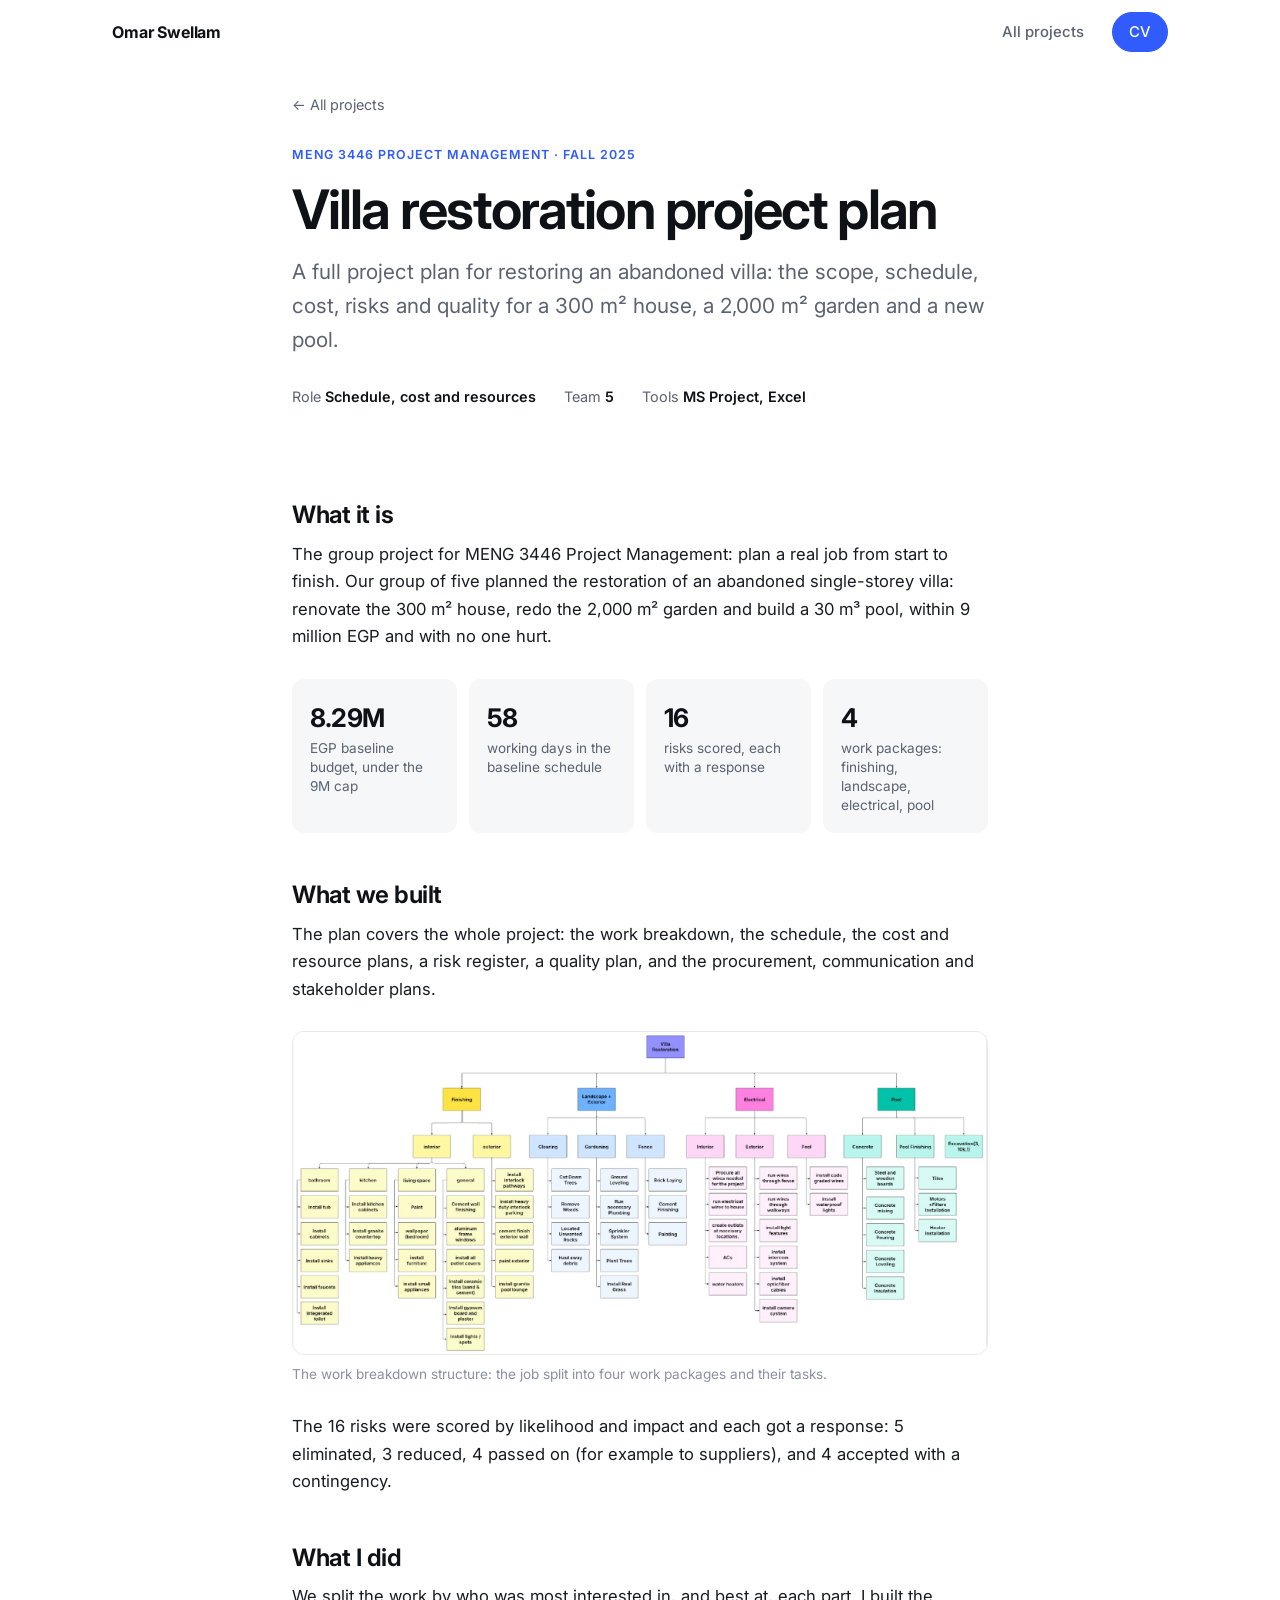
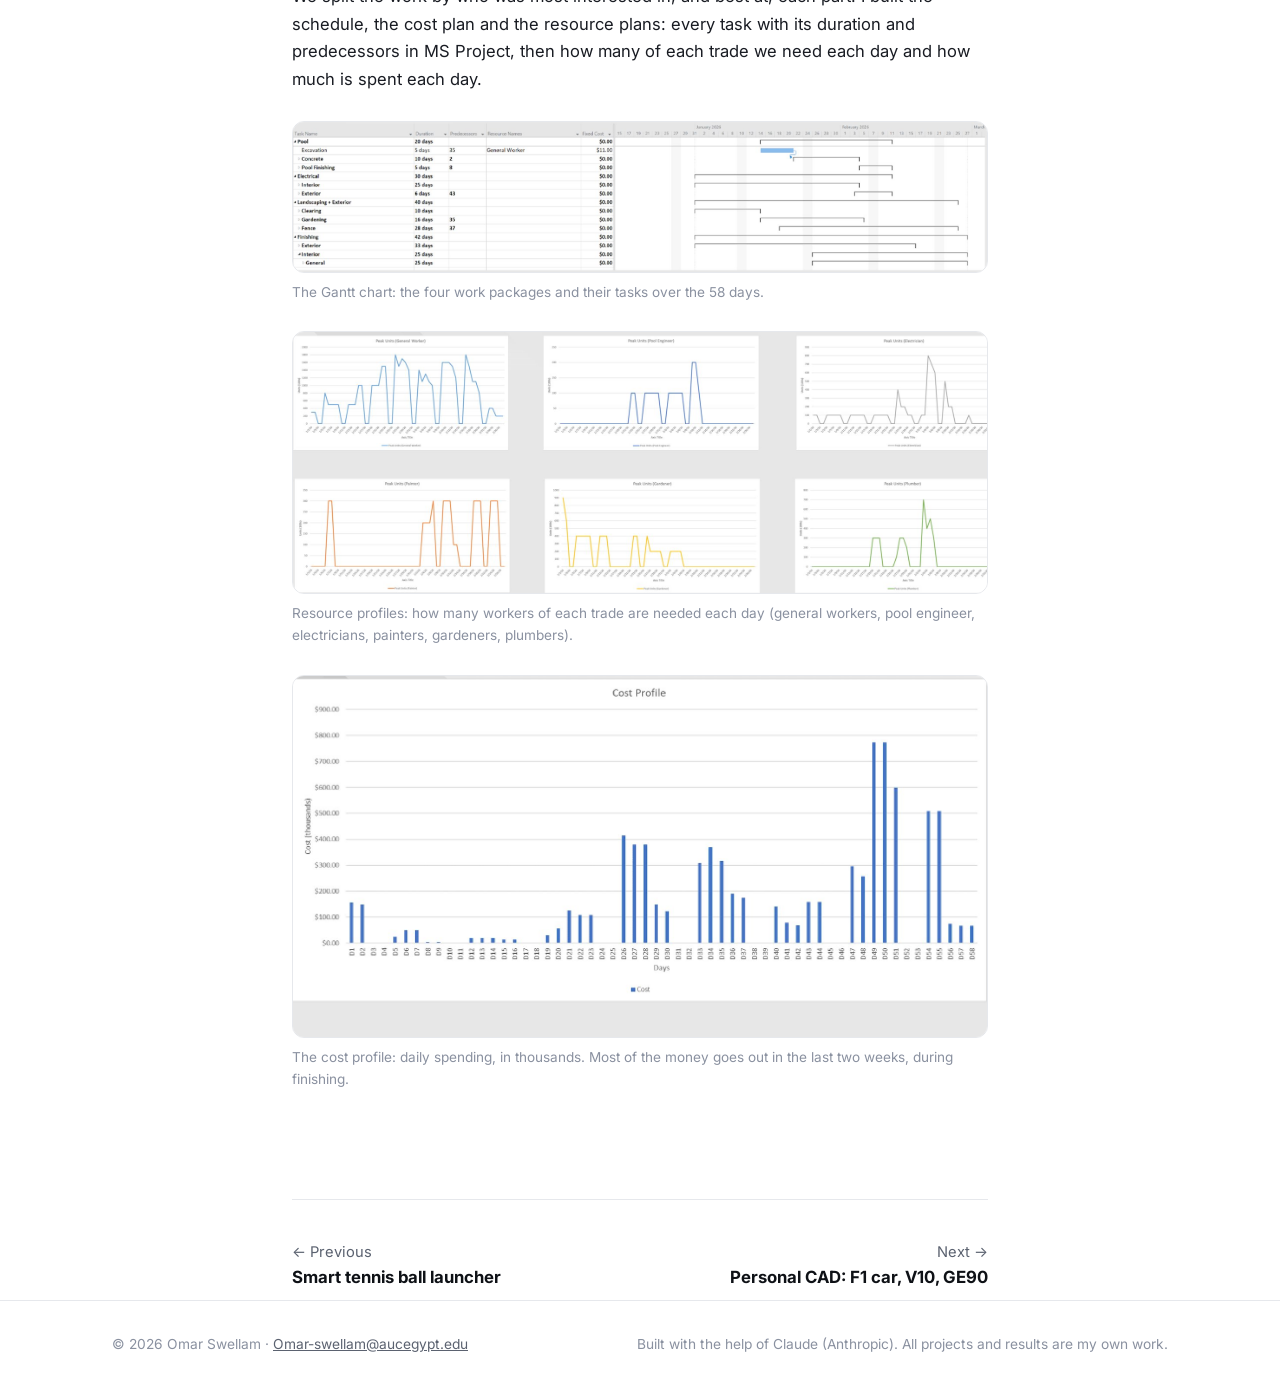
<file: projects/villa.html>
<!doctype html>
<html lang="en">
<head>
<meta charset="utf-8">
<meta name="viewport" content="width=device-width, initial-scale=1">
<title>Villa restoration project plan | Omar Swellam</title>
<meta name="description" content="MENG 3446 Project Management: the full project plan for restoring an abandoned villa, its garden and a new pool.">
<link rel="preconnect" href="https://fonts.googleapis.com">
<link rel="preconnect" href="https://fonts.gstatic.com" crossorigin>
<link href="https://fonts.googleapis.com/css2?family=Inter:wght@400;500;600;700&display=swap" rel="stylesheet">
<link rel="stylesheet" href="../style.css">
</head>
<body>

<header class="nav">
  <div class="wrap nav-in">
    <a class="brand" href="../index.html">Omar Swellam</a>
    <nav class="links" style="display:flex">
      <a href="../index.html#projects">All projects</a>
      <a class="btn small" href="../Omar_Swellam_CV.pdf" target="_blank" rel="noopener">CV</a>
    </nav>
  </div>
</header>

<main class="wrap narrow">
<a class="back" href="../index.html#projects">&larr; All projects</a>
<section class="p-hero">
  <p class="kicker">MENG 3446 Project Management &middot; Fall 2025</p>
  <h1>Villa restoration project plan</h1>
  <p class="lead">A full project plan for restoring an abandoned villa: the scope, schedule, cost, risks and quality for a 300 m&sup2; house, a 2,000 m&sup2; garden and a new pool.</p>
  <div class="facts"><span>Role <b>Schedule, cost and resources</b></span><span>Team <b>5</b></span><span>Tools <b>MS Project, Excel</b></span></div>
</section>
<section class="p-body">
<h2>What it is</h2>
<p>The group project for MENG 3446 Project Management: plan a real job from start to finish. Our group of five planned the restoration of an abandoned single-storey villa: renovate the 300 m&sup2; house, redo the 2,000 m&sup2; garden and build a 30 m&sup3; pool, within 9 million EGP and with no one hurt.</p>
<div class="kpis"><div><b>8.29M</b><span>EGP baseline budget, under the 9M cap</span></div><div><b>58</b><span>working days in the baseline schedule</span></div><div><b>16</b><span>risks scored, each with a response</span></div><div><b>4</b><span>work packages: finishing, landscape, electrical, pool</span></div></div>

<h2>What we built</h2>
<p>The plan covers the whole project: the work breakdown, the schedule, the cost and resource plans, a risk register, a quality plan, and the procurement, communication and stakeholder plans.</p>
<figure><img src="../img/villa_wbs.jpg" alt="The work breakdown structure: the job split into four work packages and their tasks." loading="lazy"><figcaption>The work breakdown structure: the job split into four work packages and their tasks.</figcaption></figure>
<p>The 16 risks were scored by likelihood and impact and each got a response: 5 eliminated, 3 reduced, 4 passed on (for example to suppliers), and 4 accepted with a contingency.</p>

<h2>What I did</h2>
<p>We split the work by who was most interested in, and best at, each part. I built the schedule, the cost plan and the resource plans: every task with its duration and predecessors in MS Project, then how many of each trade we need each day and how much is spent each day.</p>
<figure><img src="../img/villa_gantt.jpg" alt="The Gantt chart: the four work packages and their tasks over the 58 days." loading="lazy"><figcaption>The Gantt chart: the four work packages and their tasks over the 58 days.</figcaption></figure>
<figure><img src="../img/villa_res.jpg" alt="Resource profiles: how many workers of each trade are needed each day (general workers, pool engineer, electricians, painters, gardeners, plumbers)." loading="lazy"><figcaption>Resource profiles: how many workers of each trade are needed each day (general workers, pool engineer, electricians, painters, gardeners, plumbers).</figcaption></figure>
<figure><img src="../img/villa_cost.jpg" alt="The cost profile: daily spending, in thousands. Most of the money goes out in the last two weeks, during finishing." loading="lazy"><figcaption>The cost profile: daily spending, in thousands. Most of the money goes out in the last two weeks, during finishing.</figcaption></figure>
</section>
<nav class="next">
  <a href="launcher.html">&larr; Previous<b>Smart tennis ball launcher</b></a>
  <a href="cad.html">Next &rarr;<b>Personal CAD: F1 car, V10, GE90</b></a>
</nav>
</main>

<footer class="foot">
  <div class="wrap foot-in">
    <p>&copy; 2026 Omar Swellam &middot; <a href="mailto:Omar-swellam@aucegypt.edu">Omar-swellam@aucegypt.edu</a></p>
    <p>Built with the help of Claude (Anthropic). All projects and results are my own work.</p>
  </div>
</footer>

<div class="lightbox" hidden><img alt=""><button aria-label="Close">&times;</button></div>
<script src="../script.js"></script>
</body>
</html>
</file>
<file: style.css>
:root {
  --bg: #ffffff;
  --bg-soft: #f6f7f9;
  --card: #ffffff;
  --text: #0e1116;
  --muted: #5b6270;
  --faint: #8a91a0;
  --line: #e6e8ec;
  --accent: #2f5bff;
  --accent-soft: #eef2ff;
  --on-accent: #ffffff;
  --radius: 14px;
  --shadow: 0 1px 2px rgba(14,17,22,.04), 0 8px 28px rgba(14,17,22,.06);
}
@media (prefers-color-scheme: dark) {
  :root {
    --bg: #0b0d11;
    --bg-soft: #12151b;
    --card: #14171d;
    --text: #f2f4f7;
    --muted: #a2a9b6;
    --faint: #737b89;
    --line: #232731;
    --accent: #7d9bff;
    --accent-soft: #1a2140;
    --on-accent: #0b0d11;
    --shadow: 0 1px 2px rgba(0,0,0,.4), 0 8px 28px rgba(0,0,0,.35);
  }
}

* { box-sizing: border-box; }
html { scroll-behavior: smooth; scroll-padding-top: 72px; }
body {
  margin: 0; background: var(--bg); color: var(--text);
  font: 16px/1.65 Inter, system-ui, -apple-system, "Segoe UI", sans-serif;
  -webkit-font-smoothing: antialiased; -webkit-text-size-adjust: 100%;
}
img { max-width: 100%; display: block; }
a { color: inherit; }
h1, h2, h3 { line-height: 1.15; letter-spacing: -0.02em; margin: 0 0 .5em; font-weight: 650; }
h2 { font-size: clamp(1.7rem, 3.4vw, 2.4rem); }
h3 { font-size: 1.15rem; letter-spacing: -0.01em; }
p { margin: 0 0 1em; }
.wrap { width: 100%; max-width: 1120px; margin: 0 auto; padding: 0 16px; }
.narrow { max-width: 760px; }
@media (min-width: 700px) { .wrap { padding: 0 32px; } }
.kicker { font-size: .78rem; font-weight: 600; letter-spacing: .08em; text-transform: uppercase; color: var(--accent); margin: 0 0 12px; }

/* nav */
.nav { position: sticky; top: 0; z-index: 20; background: color-mix(in srgb, var(--bg) 85%, transparent); backdrop-filter: saturate(1.4) blur(12px); border-bottom: 1px solid transparent; transition: border-color .2s; }
.nav.scrolled { border-bottom-color: var(--line); }
.nav-in { display: flex; align-items: center; justify-content: space-between; height: 64px; }
.brand { font-weight: 700; text-decoration: none; letter-spacing: -0.01em; }
.links { display: flex; gap: 28px; align-items: center; }
.links a { color: var(--muted); text-decoration: none; font-size: .93rem; font-weight: 500; }
.links a:hover { color: var(--text); }
.links a.btn { color: var(--on-accent); }
.menu-btn { display: none; background: none; border: 0; color: var(--text); cursor: pointer; padding: 8px; }
.menu-btn span { display: block; width: 20px; height: 2px; background: currentColor; margin: 4px 0; border-radius: 2px; }
@media (max-width: 760px) {
  .menu-btn { display: block; }
  .links { display: none; position: absolute; top: 64px; left: 0; right: 0; flex-direction: column; align-items: stretch; gap: 0; background: var(--bg); border-bottom: 1px solid var(--line); padding: 8px 16px 18px; }
  .links.open { display: flex; }
  .links a { padding: 12px 0; font-size: 1rem; }
  .links a.btn { text-align: center; margin-top: 8px; }
}

/* buttons */
.btn { display: inline-flex; align-items: center; gap: 8px; padding: 11px 20px; border-radius: 999px; background: var(--text); color: var(--bg); font-weight: 600; text-decoration: none; font-size: .93rem; border: 1px solid var(--text); transition: transform .15s, opacity .15s; }
.btn:hover { transform: translateY(-1px); }
.btn.ghost { background: transparent; color: var(--text); border-color: var(--line); }
.btn.ghost:hover { border-color: var(--text); }
.btn.small { padding: 7px 16px; background: var(--accent); border-color: var(--accent); color: var(--on-accent); }

/* hero */
.hero { padding: 72px 0 56px; }
.hero-in { display: grid; grid-template-columns: 1.6fr 1fr; gap: 56px; align-items: center; }
.hero h1 { font-size: clamp(2.6rem, 7vw, 4.6rem); letter-spacing: -0.04em; margin-bottom: 18px; font-weight: 700; }
.lead { font-size: clamp(1.08rem, 2vw, 1.3rem); color: var(--muted); max-width: 34em; margin-bottom: 28px; }
.cta { display: flex; flex-wrap: wrap; gap: 10px; }
.headshot { width: 100%; max-width: 360px; justify-self: end; aspect-ratio: 4/5; object-fit: cover; border-radius: 24px; height: auto; }
.stats { display: grid; grid-template-columns: repeat(3, 1fr); gap: 1px; background: var(--line); border: 1px solid var(--line); border-radius: var(--radius); overflow: hidden; margin-top: 56px; }
.stats div { background: var(--bg); padding: 22px 24px; }
.stats b { display: block; font-size: clamp(1.6rem, 3vw, 2.1rem); letter-spacing: -0.03em; font-weight: 700; }
.stats span { color: var(--muted); font-size: .88rem; line-height: 1.45; display: block; margin-top: 4px; }
@media (max-width: 820px) {
  .hero { padding-top: 36px; }
  .hero-in { grid-template-columns: 1fr; gap: 28px; }
  .headshot { order: -1; max-width: 132px; justify-self: start; border-radius: 50%; aspect-ratio: 1; object-position: 50% 22%; }
  .stats { grid-template-columns: 1fr; margin-top: 36px; }
}

/* sections */
.section { padding: 88px 0; }
.section.soft { background: var(--bg-soft); }
.section-head { display: flex; flex-wrap: wrap; align-items: end; justify-content: space-between; gap: 16px; margin-bottom: 36px; }
.section-head h2 { margin: 0; }
.sub { color: var(--muted); max-width: 40em; }
@media (max-width: 700px) { .section { padding: 64px 0; } }

/* about */
.about { display: grid; grid-template-columns: 1.3fr 1fr; gap: 56px; align-items: start; }
.about p { font-size: 1.05rem; }
.interests { display: grid; grid-template-columns: 1fr 1fr; gap: 12px; margin-top: 28px; }
.about .interests { grid-column: 1 / -1; grid-template-columns: repeat(4, 1fr); margin-top: 0; }
.interest { border: 1px solid var(--line); border-radius: 12px; padding: 14px 16px; background: var(--card); }
.interest b { display: block; font-size: .95rem; margin-bottom: 2px; }
.interest span { color: var(--muted); font-size: .88rem; line-height: 1.5; display: block; }
.photos { display: grid; grid-template-columns: 1fr 1fr; gap: 12px; }
.photos img { width: 100%; aspect-ratio: 3/4; object-fit: cover; border-radius: var(--radius); }
.photos img.wide { grid-column: 1 / -1; aspect-ratio: 4/3; }
.tile.tool:hover { transform: none; box-shadow: none; border-color: var(--line); }
@media (max-width: 860px) { .about { grid-template-columns: 1fr; gap: 32px; } }
@media (max-width: 860px) { .about .interests { grid-template-columns: 1fr 1fr; } }
@media (max-width: 460px) { .about .interests { grid-template-columns: 1fr; } }

/* project grid */
.filters { display: flex; flex-wrap: wrap; gap: 6px; }
.chip { border: 1px solid var(--line); background: var(--card); color: var(--muted); padding: 7px 14px; border-radius: 999px; font: inherit; font-size: .86rem; font-weight: 500; cursor: pointer; }
.chip.on { background: var(--text); color: var(--bg); border-color: var(--text); }
.grid { display: grid; grid-template-columns: repeat(3, 1fr); gap: 20px; }
.tile { display: flex; flex-direction: column; text-decoration: none; background: var(--card); border: 1px solid var(--line); border-radius: var(--radius); overflow: hidden; transition: transform .2s, box-shadow .2s, border-color .2s; }
.tile:hover { transform: translateY(-3px); box-shadow: var(--shadow); border-color: transparent; }
.tile[hidden] { display: none; }
.tile.feature { grid-column: 1 / -1; flex-direction: row; }
.tile.feature .tile-img { flex: 1.25; aspect-ratio: auto; min-height: 360px; }
.tile.feature .tile-body { flex: 1; justify-content: center; padding: 36px 40px; }
.tile.feature h3 { font-size: 1.6rem; }
.tile.feature p { font-size: 1rem; }
.tile.feature.slim .tile-img { min-height: 240px; }
.tile.feature.slim h3 { font-size: 1.25rem; }
.tile.feature.slim p { font-size: .95rem; }
.tile-img.fit { background: #fff; }
.tile-img.duo { display: grid; grid-template-columns: 1fr 1fr; }
.tile-img.duo > div { position: relative; }
.tile-img.fit img { object-fit: contain; padding: 10px; }
.tile-img { aspect-ratio: 16/10; background: var(--bg-soft); overflow: hidden; }
.tile-img img { width: 100%; height: 100%; object-fit: cover; transition: transform .4s; }
.tile:hover .tile-img img { transform: scale(1.03); }
.tile-body { padding: 18px 20px 20px; display: flex; flex-direction: column; flex: 1; }
.tile-meta { font-size: .78rem; color: var(--faint); margin-bottom: 6px; }
.tile h3 { margin-bottom: 6px; }
.tile p { color: var(--muted); font-size: .92rem; margin-bottom: 14px; }
.tile .more { margin-top: auto; font-size: .88rem; font-weight: 600; color: var(--accent); }
.badge { display: inline-block; font-size: .7rem; font-weight: 600; padding: 2px 8px; border-radius: 999px; background: var(--accent-soft); color: var(--accent); margin-left: 6px; vertical-align: 1px; }
@media (max-width: 960px) { .grid { grid-template-columns: repeat(2, 1fr); } }
@media (max-width: 760px) { .tile.feature { flex-direction: column; } .tile.feature .tile-img { min-height: 0; aspect-ratio: 16/11; } .tile.feature .tile-body { padding: 18px 20px 20px; } }
@media (max-width: 620px) { .grid { grid-template-columns: 1fr; } }

/* list cards (econ, how) */
.cards2 { display: grid; grid-template-columns: repeat(2, 1fr); gap: 16px; }
.cards2 article, .cards2 .card-link { background: var(--card); border: 1px solid var(--line); border-radius: var(--radius); padding: 24px; }
.cards2 .card-link { display: flex; flex-direction: column; text-decoration: none; color: inherit; transition: transform .2s, box-shadow .2s, border-color .2s; }
.cards2 .card-link:hover { transform: translateY(-3px); box-shadow: var(--shadow); border-color: transparent; }
.cards2 .card-link .more { margin-top: auto; padding-top: 12px; font-size: .88rem; font-weight: 600; color: var(--accent); }
.cards2 p { color: var(--muted); font-size: .95rem; margin: 0; }
.cards2 b { color: var(--text); }
.cards2 .tile-meta { margin-bottom: 8px; }
.cards2 article.wide { grid-column: 1 / -1; }
#ai .cards2 { grid-template-columns: repeat(3, 1fr); }
@media (max-width: 1000px) { #ai .cards2 { grid-template-columns: 1fr 1fr; } }
@media (max-width: 760px) { .cards2, #ai .cards2 { grid-template-columns: 1fr; } }

/* project page */
.back { display: inline-block; margin: 28px 0 0; color: var(--muted); text-decoration: none; font-size: .9rem; }
.back:hover { color: var(--text); }
.p-hero { padding: 28px 0 36px; }
.p-hero h1 { font-size: clamp(2.1rem, 5.5vw, 3.4rem); letter-spacing: -0.035em; margin-bottom: 14px; }
.facts { display: flex; flex-wrap: wrap; gap: 8px 28px; color: var(--muted); font-size: .9rem; margin-top: 18px; }
.facts b { color: var(--text); font-weight: 600; }
.cover { border-radius: 18px; overflow: hidden; background: var(--bg-soft); }
.cover img { width: 100%; max-height: 620px; object-fit: cover; }
.cover.contain img { object-fit: contain; background: #fff; }
.p-body { padding: 56px 0 24px; }
.p-body h2 { font-size: 1.5rem; margin-top: 48px; }
.p-body h2:first-child { margin-top: 0; }
.p-body p, .p-body li { font-size: 1.04rem; color: color-mix(in srgb, var(--text) 86%, var(--muted)); }
.p-body ul { padding-left: 1.2em; }
.p-body li { margin-bottom: 8px; }
.kpis { display: grid; grid-template-columns: repeat(auto-fit, minmax(150px, 1fr)); gap: 12px; margin: 28px 0; }
.kpis div { background: var(--bg-soft); border-radius: 12px; padding: 18px; }
.kpis b { display: block; font-size: 1.6rem; letter-spacing: -0.03em; }
.kpis span { color: var(--muted); font-size: .85rem; line-height: 1.4; display: block; }
figure { margin: 28px 0; }
figure img { width: 100%; border-radius: 12px; border: 1px solid var(--line); background: #fff; cursor: zoom-in; }
figcaption { font-size: .85rem; color: var(--faint); margin-top: 8px; }
.figs { display: grid; grid-template-columns: 1fr 1fr; gap: 16px; }
.figs figure { margin: 0; }
@media (max-width: 620px) { .figs { grid-template-columns: 1fr; } }
table { width: 100%; border-collapse: collapse; font-size: .95rem; margin: 20px 0; }
th, td { text-align: left; padding: 10px 12px; border-bottom: 1px solid var(--line); }
th { font-size: .78rem; text-transform: uppercase; letter-spacing: .05em; color: var(--faint); font-weight: 600; }
td.num, th.num { text-align: right; font-variant-numeric: tabular-nums; }
.table-wrap { overflow-x: auto; }
.next { display: flex; justify-content: space-between; gap: 16px; padding: 40px 0 8px; border-top: 1px solid var(--line); margin-top: 56px; }
.next a { text-decoration: none; color: var(--muted); font-size: .92rem; }
.next a b { display: block; color: var(--text); font-size: 1.05rem; }
.next a:last-child { text-align: right; }

/* before / after slider */
.compare { position: relative; overflow: hidden; aspect-ratio: 23/20; background: #fff; user-select: none; border-radius: 12px; border: 1px solid var(--line); }
.compare > img, .compare-top img { position: absolute; inset: 0; width: 100%; height: 100%; object-fit: contain; }
.compare-top { position: absolute; inset: 0; clip-path: inset(0 0 0 50%); }
.compare .bar { position: absolute; top: 0; bottom: 0; left: var(--pos, 50%); width: 2px; background: var(--accent); transform: translateX(-1px); z-index: 2; pointer-events: none; }
.compare input { position: absolute; inset: 0; width: 100%; height: 100%; margin: 0; opacity: 0; cursor: ew-resize; z-index: 3; }
.compare .handle { position: absolute; top: 50%; left: var(--pos, 50%); z-index: 2; width: 38px; height: 38px; border-radius: 50%; transform: translate(-50%, -50%); background: var(--accent); color: #fff; display: grid; place-items: center; font-size: .9rem; pointer-events: none; box-shadow: 0 2px 10px rgba(0,0,0,.25); }
.tag { position: absolute; top: 10px; z-index: 2; background: rgba(14,17,22,.75); color: #fff; font-size: .75rem; font-weight: 600; padding: 4px 10px; border-radius: 999px; pointer-events: none; }
.tag.l { left: 10px; } .tag.r { right: 10px; }
.pairs { display: grid; grid-template-columns: repeat(auto-fit, minmax(min(100%, 420px), 1fr)); gap: 28px; margin: 24px 0; }
.note { font-size: .9rem; color: var(--muted); margin: -8px 0 24px; max-width: 70ch; }
.ba { display: grid; grid-template-columns: 1fr 1fr; gap: 8px; }
.ba figure { margin: 0; position: relative; }
.ba img { aspect-ratio: 23/20; object-fit: contain; }
.pair h3 { font-size: 1rem; margin: 12px 0 2px; }
.pair p { font-size: .9rem; color: var(--muted); margin: 0; }

/* footer */
.foot { border-top: 1px solid var(--line); padding: 32px 0 40px; color: var(--faint); font-size: .86rem; }
.foot-in { display: flex; flex-wrap: wrap; justify-content: space-between; gap: 10px 24px; }
.foot p { margin: 0; }
.foot a { color: var(--muted); }

/* lightbox */
.lightbox { position: fixed; inset: 0; z-index: 50; background: rgba(8,10,14,.92); display: grid; place-items: center; padding: 16px; }
.lightbox[hidden] { display: none; }
.lightbox img { max-width: 100%; max-height: 90vh; object-fit: contain; border-radius: 8px; background: #fff; }
.lightbox button { position: absolute; top: 12px; right: 16px; background: none; border: 0; color: #fff; font-size: 2.2rem; cursor: pointer; line-height: 1; }

/* reveal */
.reveal { opacity: 0; transform: translateY(14px); transition: opacity .6s ease, transform .6s ease; }
.reveal.in { opacity: 1; transform: none; }
@media (prefers-reduced-motion: reduce) { .reveal { opacity: 1; transform: none; transition: none; } html { scroll-behavior: auto; } }
</file>
